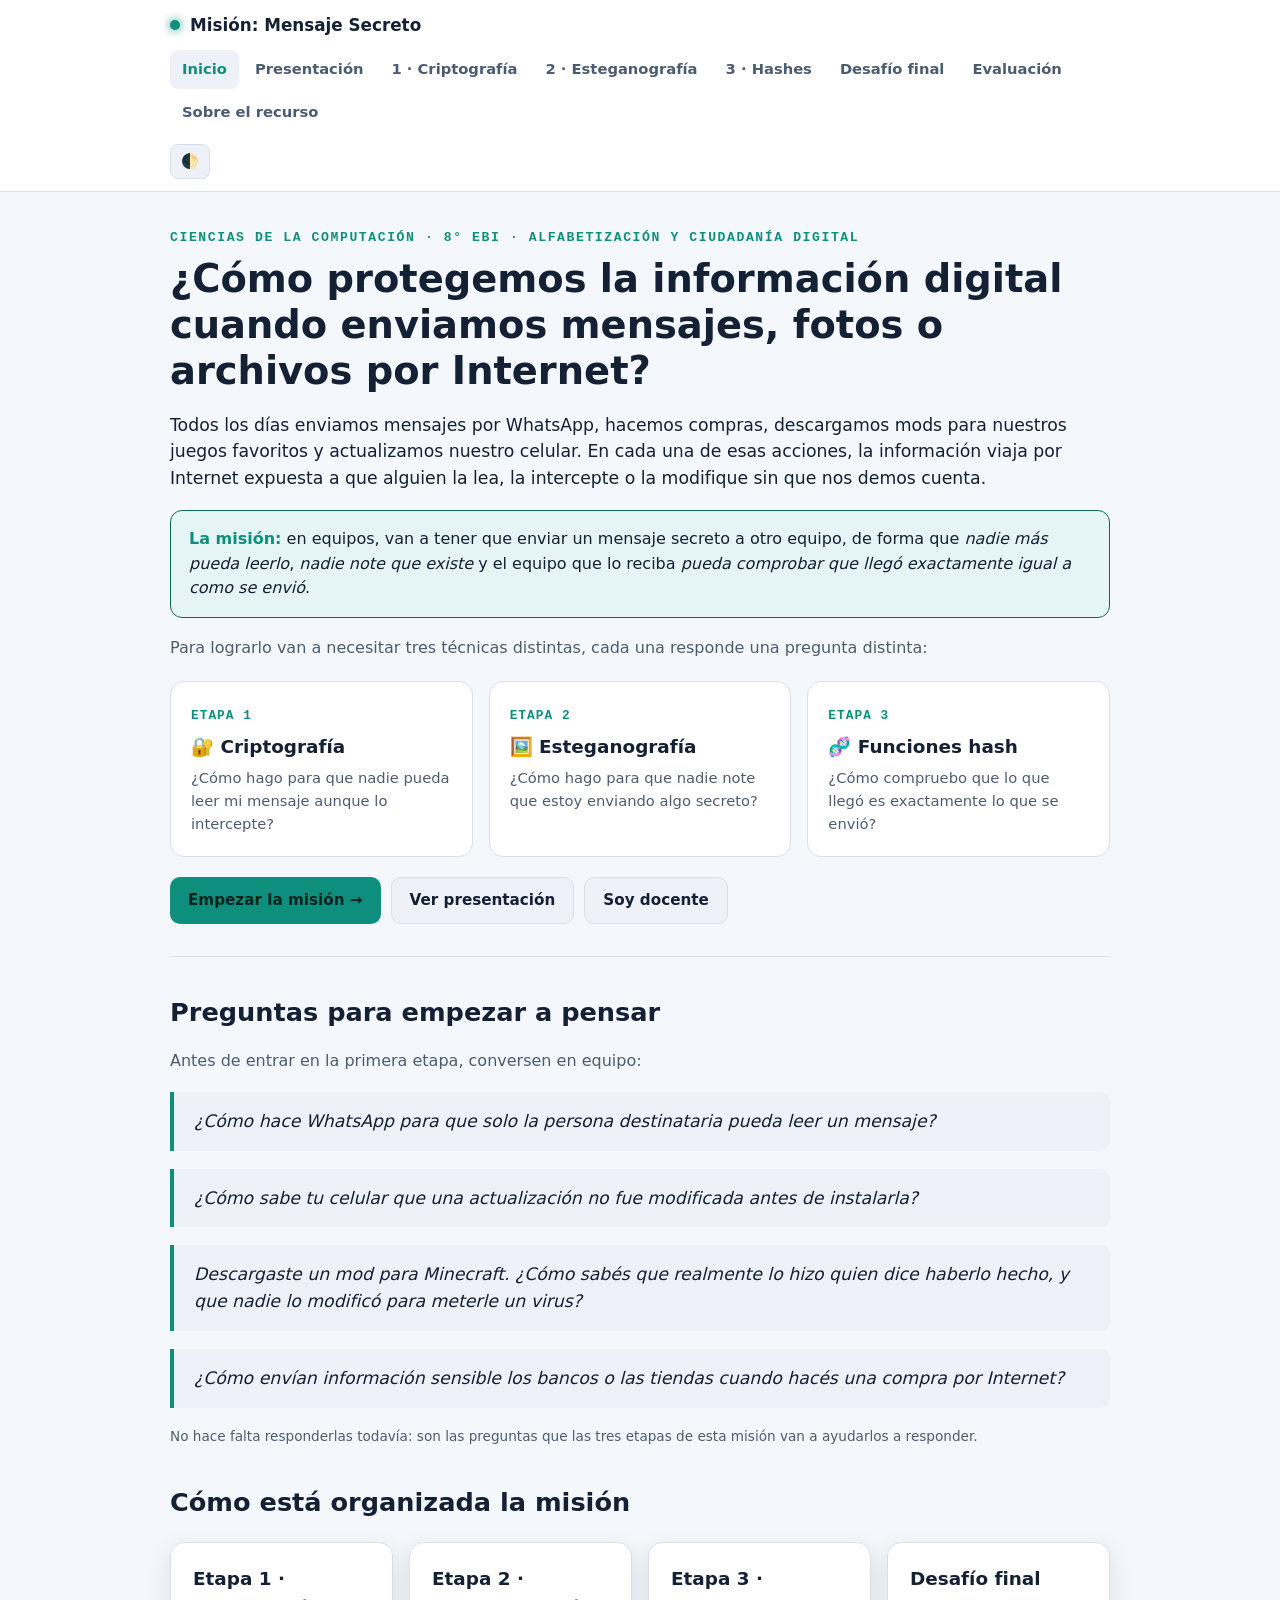
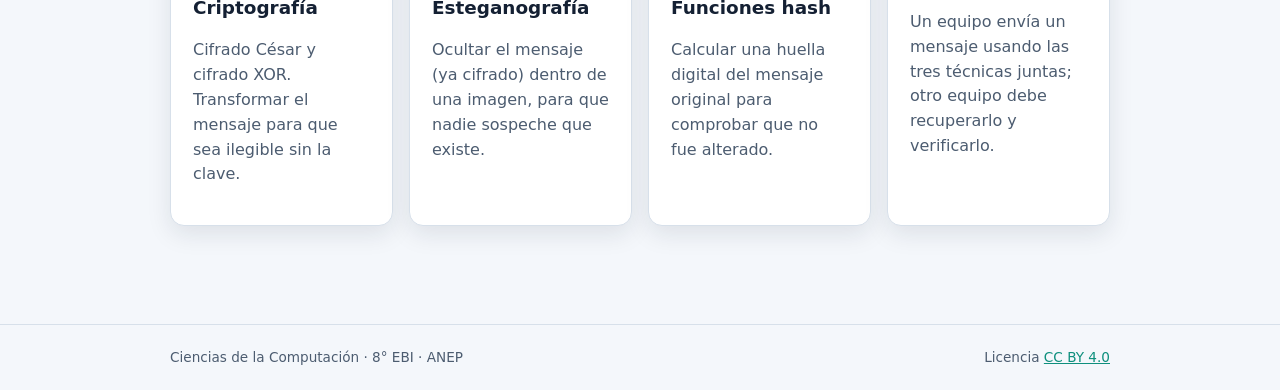
<file: index.html>
<!DOCTYPE html>
<html lang="es">
<head>
<meta charset="UTF-8">
<meta name="viewport" content="width=device-width, initial-scale=1.0">
<title>Misión: Mensaje Secreto — 8° EBI</title>
<meta name="description" content="Recurso educativo de Ciencias de la Computación (8° EBI): criptografía, esteganografía y funciones hash a través de una misión de protección de la información digital.">
<link rel="stylesheet" href="assets/style.css">
</head>
<body>

<header class="site">
  <div class="nav-row">
    <a class="brand" href="index.html"><span class="dot"></span>Misión: Mensaje Secreto</a>
    <nav class="links">
      <a href="index.html" class="active">Inicio</a>
      <a href="presentacion.html">Presentación</a>
      <a href="actividades/criptografia.html">1 · Criptografía</a>
      <a href="actividades/esteganografia.html">2 · Esteganografía</a>
      <a href="actividades/hashes.html">3 · Hashes</a>
      <a href="actividades/desafio-final.html">Desafío final</a>
      <a href="evaluacion.html">Evaluación</a>
      <a href="recursos-docentes.html">Sobre el recurso</a>
    </nav>
    <button class="theme-toggle" onclick="toggleTheme()" title="Cambiar tema" aria-label="Cambiar tema claro/oscuro">🌓</button>
  </div>
</header>

<main>
  <div class="container">
    <p class="eyebrow">Ciencias de la Computación · 8° EBI · Alfabetización y Ciudadanía Digital</p>
    <h1>¿Cómo protegemos la información digital cuando enviamos mensajes, fotos o archivos por Internet?</h1>
    <p class="lead">
      Todos los días enviamos mensajes por WhatsApp, hacemos compras, descargamos mods para nuestros
      juegos favoritos y actualizamos nuestro celular. En cada una de esas acciones, la información
      viaja por Internet expuesta a que alguien la lea, la intercepte o la modifique sin que nos demos cuenta.
    </p>

    <div class="callout">
      <strong>La misión:</strong> en equipos, van a tener que enviar un mensaje secreto a otro equipo,
      de forma que <em>nadie más pueda leerlo</em>, <em>nadie note que existe</em> y el equipo que lo reciba
      <em>pueda comprobar que llegó exactamente igual a como se envió</em>.
    </div>

    <p>Para lograrlo van a necesitar tres técnicas distintas, cada una responde una pregunta distinta:</p>

    <div class="grid">
      <a class="stage-card" href="actividades/criptografia.html">
        <span class="stage-num">ETAPA 1</span>
        <h3>🔐 Criptografía</h3>
        <p>¿Cómo hago para que nadie pueda leer mi mensaje aunque lo intercepte?</p>
      </a>
      <a class="stage-card" href="actividades/esteganografia.html">
        <span class="stage-num">ETAPA 2</span>
        <h3>🖼️ Esteganografía</h3>
        <p>¿Cómo hago para que nadie note que estoy enviando algo secreto?</p>
      </a>
      <a class="stage-card" href="actividades/hashes.html">
        <span class="stage-num">ETAPA 3</span>
        <h3>🧬 Funciones hash</h3>
        <p>¿Cómo compruebo que lo que llegó es exactamente lo que se envió?</p>
      </a>
    </div>

    <div class="btn-row">
      <a class="btn" href="actividades/criptografia.html">Empezar la misión →</a>
      <a class="btn secondary" href="presentacion.html">Ver presentación</a>
      <a class="btn secondary" href="recursos-docentes.html">Soy docente</a>
    </div>

    <hr class="sep">

    <h2>Preguntas para empezar a pensar</h2>
    <p>Antes de entrar en la primera etapa, conversen en equipo:</p>
    <blockquote class="question">¿Cómo hace WhatsApp para que solo la persona destinataria pueda leer un mensaje?</blockquote>
    <blockquote class="question">¿Cómo sabe tu celular que una actualización no fue modificada antes de instalarla?</blockquote>
    <blockquote class="question">Descargaste un mod para Minecraft. ¿Cómo sabés que realmente lo hizo quien dice haberlo hecho, y que nadie lo modificó para meterle un virus?</blockquote>
    <blockquote class="question">¿Cómo envían información sensible los bancos o las tiendas cuando hacés una compra por Internet?</blockquote>

    <p class="small">
      No hace falta responderlas todavía: son las preguntas que las tres etapas de esta misión
      van a ayudarlos a responder.
    </p>

    <h2>Cómo está organizada la misión</h2>
    <div class="grid">
      <div class="card">
        <h3>Etapa 1 · Criptografía</h3>
        <p>Cifrado César y cifrado XOR. Transformar el mensaje para que sea ilegible sin la clave.</p>
      </div>
      <div class="card">
        <h3>Etapa 2 · Esteganografía</h3>
        <p>Ocultar el mensaje (ya cifrado) dentro de una imagen, para que nadie sospeche que existe.</p>
      </div>
      <div class="card">
        <h3>Etapa 3 · Funciones hash</h3>
        <p>Calcular una huella digital del mensaje original para comprobar que no fue alterado.</p>
      </div>
      <div class="card">
        <h3>Desafío final</h3>
        <p>Un equipo envía un mensaje usando las tres técnicas juntas; otro equipo debe recuperarlo y verificarlo.</p>
      </div>
    </div>
  </div>
</main>

<footer class="site">
  <div class="container">
    <span>Ciencias de la Computación · 8° EBI · ANEP</span>
    <span>Licencia <a href="licencia.html">CC BY 4.0</a></span>
  </div>
</footer>

<script>
(function(){
  const stored = localStorage.getItem('theme');
  if (stored) document.documentElement.setAttribute('data-theme', stored);
})();
function toggleTheme(){
  const root = document.documentElement;
  const current = root.getAttribute('data-theme') || (window.matchMedia('(prefers-color-scheme: light)').matches ? 'light' : 'dark');
  const next = current === 'dark' ? 'light' : 'dark';
  root.setAttribute('data-theme', next);
  localStorage.setItem('theme', next);
}
</script>
</body>
</html>
</file>
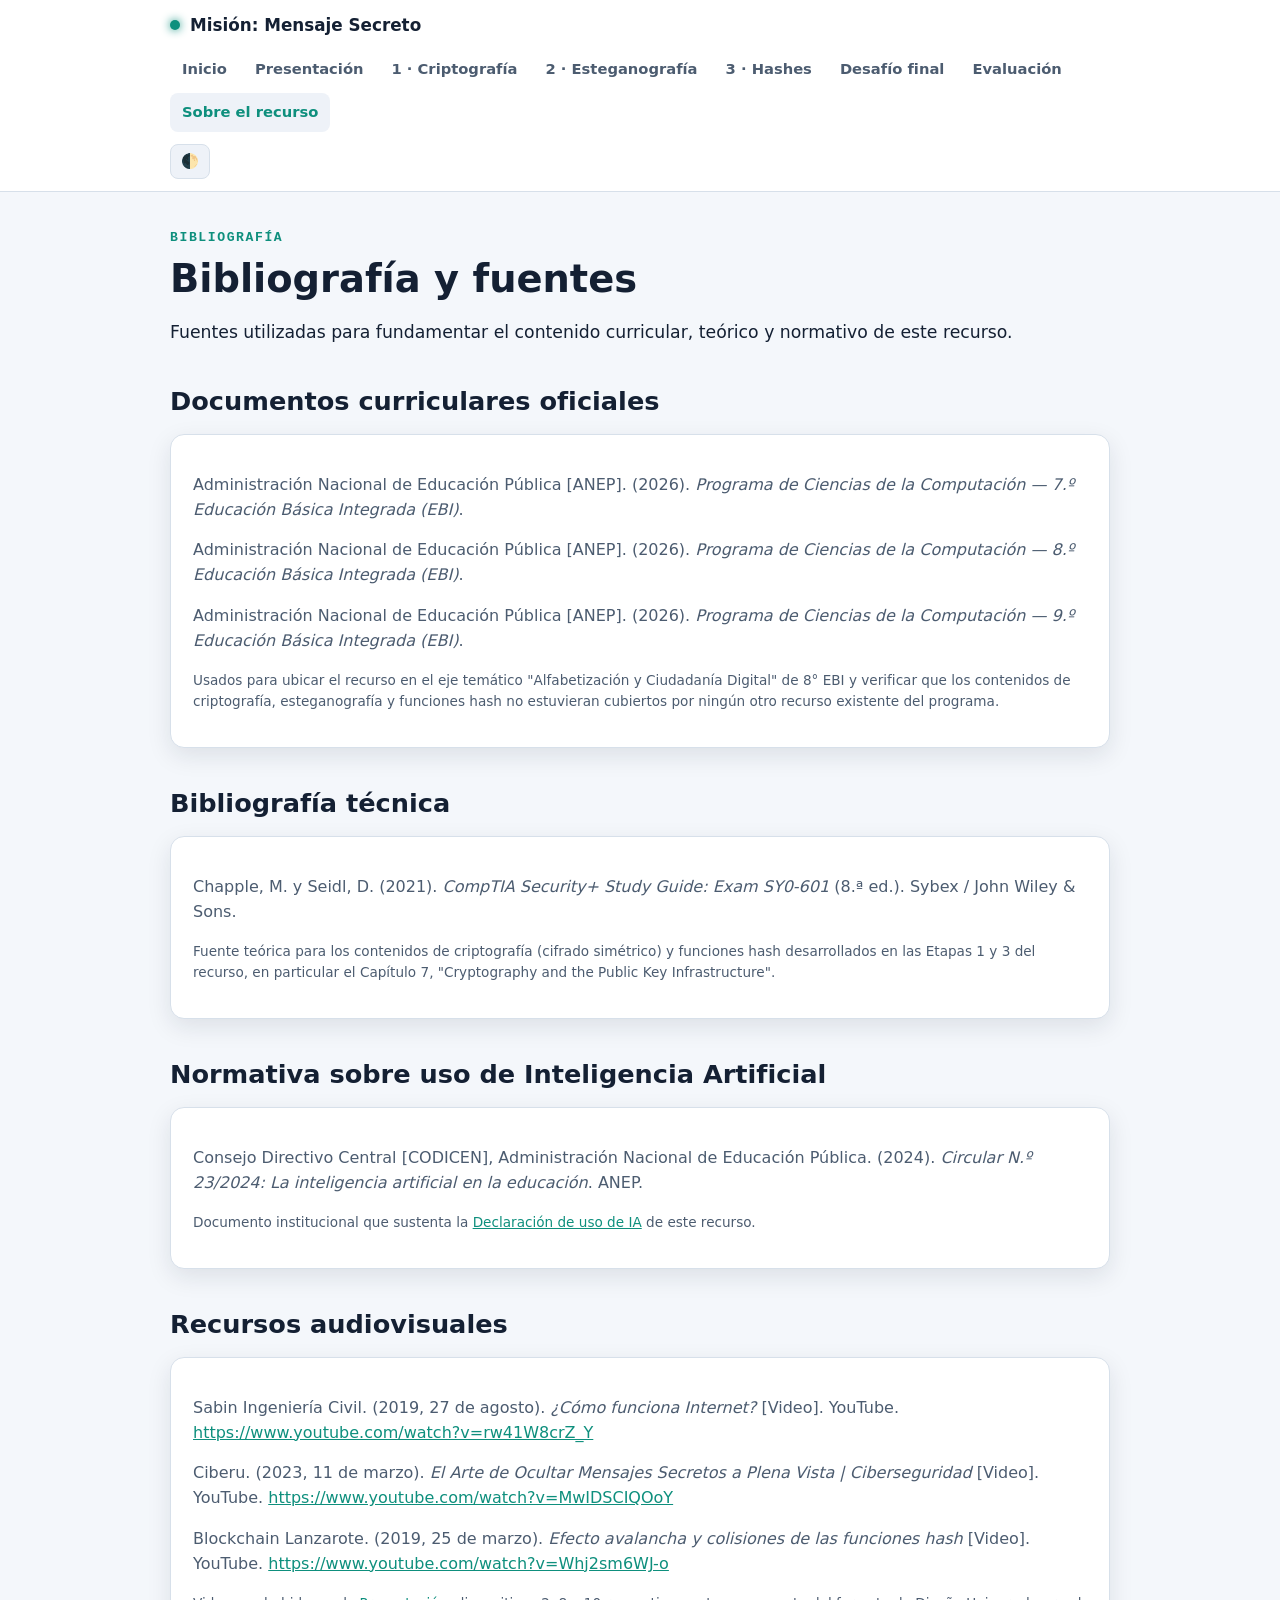
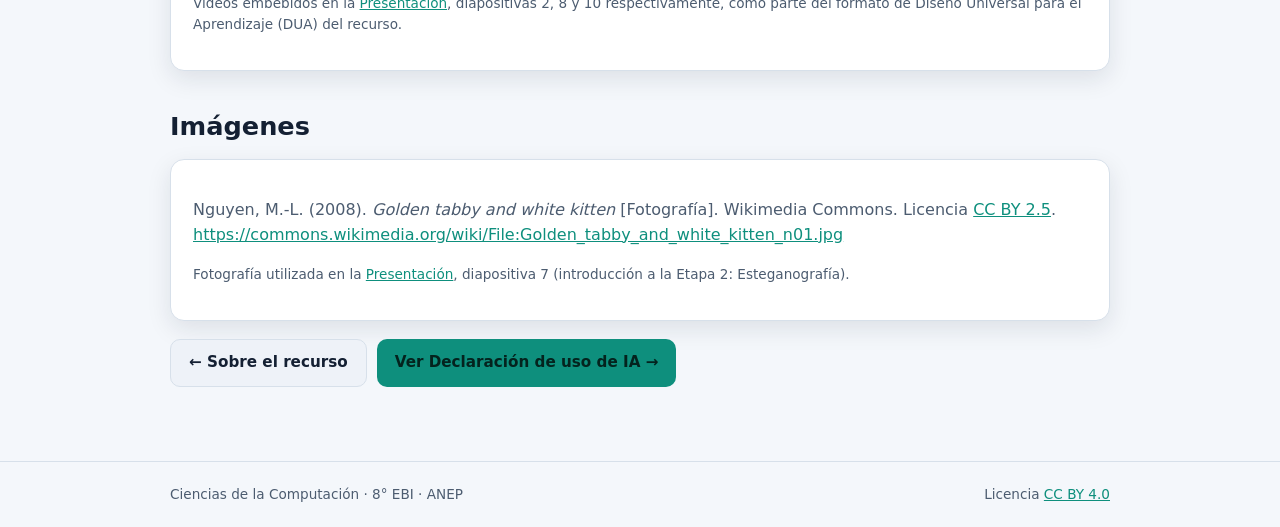
<file: bibliografia.html>
<!DOCTYPE html>
<html lang="es">
<head>
<meta charset="UTF-8">
<meta name="viewport" content="width=device-width, initial-scale=1.0">
<title>Bibliografía — Misión: Mensaje Secreto</title>
<link rel="stylesheet" href="assets/style.css">
</head>
<body>

<header class="site">
  <div class="nav-row">
    <a class="brand" href="index.html"><span class="dot"></span>Misión: Mensaje Secreto</a>
    <nav class="links">
      <a href="index.html">Inicio</a>
      <a href="presentacion.html">Presentación</a>
      <a href="actividades/criptografia.html">1 · Criptografía</a>
      <a href="actividades/esteganografia.html">2 · Esteganografía</a>
      <a href="actividades/hashes.html">3 · Hashes</a>
      <a href="actividades/desafio-final.html">Desafío final</a>
      <a href="evaluacion.html">Evaluación</a>
      <a href="recursos-docentes.html" class="active">Sobre el recurso</a>
    </nav>
    <button class="theme-toggle" onclick="toggleTheme()" aria-label="Cambiar tema">🌓</button>
  </div>
</header>

<main>
  <div class="container">
    <p class="eyebrow">Bibliografía</p>
    <h1>Bibliografía y fuentes</h1>
    <p class="lead">
      Fuentes utilizadas para fundamentar el contenido curricular, teórico y normativo de este recurso.
    </p>

    <h2>Documentos curriculares oficiales</h2>
    <div class="card">
      <p>
        Administración Nacional de Educación Pública [ANEP]. (2026). <em>Programa de Ciencias de la
        Computación — 7.º Educación Básica Integrada (EBI)</em>.
      </p>
      <p>
        Administración Nacional de Educación Pública [ANEP]. (2026). <em>Programa de Ciencias de la
        Computación — 8.º Educación Básica Integrada (EBI)</em>.
      </p>
      <p>
        Administración Nacional de Educación Pública [ANEP]. (2026). <em>Programa de Ciencias de la
        Computación — 9.º Educación Básica Integrada (EBI)</em>.
      </p>
      <p class="hint">
        Usados para ubicar el recurso en el eje temático "Alfabetización y Ciudadanía Digital" de 8° EBI
        y verificar que los contenidos de criptografía, esteganografía y funciones hash no estuvieran
        cubiertos por ningún otro recurso existente del programa.
      </p>
    </div>

    <h2>Bibliografía técnica</h2>
    <div class="card">
      <p>
        Chapple, M. y Seidl, D. (2021). <em>CompTIA Security+ Study Guide: Exam SY0-601</em> (8.ª ed.).
        Sybex / John Wiley &amp; Sons.
      </p>
      <p class="hint">
        Fuente teórica para los contenidos de criptografía (cifrado simétrico) y funciones hash
        desarrollados en las Etapas 1 y 3 del recurso, en particular el Capítulo 7,
        "Cryptography and the Public Key Infrastructure".
      </p>
    </div>

    <h2>Normativa sobre uso de Inteligencia Artificial</h2>
    <div class="card">
      <p>
        Consejo Directivo Central [CODICEN], Administración Nacional de Educación Pública. (2024).
        <em>Circular N.º 23/2024: La inteligencia artificial en la educación</em>. ANEP.
      </p>
      <p class="hint">
        Documento institucional que sustenta la <a href="declaracion-ia.html">Declaración de uso de IA</a>
        de este recurso.
      </p>
    </div>

    <h2>Recursos audiovisuales</h2>
    <div class="card">
      <p>
        Sabin Ingeniería Civil. (2019, 27 de agosto). <em>¿Cómo funciona Internet?</em> [Video]. YouTube.
        <a href="https://www.youtube.com/watch?v=rw41W8crZ_Y" target="_blank" rel="noopener">
        https://www.youtube.com/watch?v=rw41W8crZ_Y</a>
      </p>
      <p>
        Ciberu. (2023, 11 de marzo). <em>El Arte de Ocultar Mensajes Secretos a Plena Vista |
        Ciberseguridad</em> [Video]. YouTube.
        <a href="https://www.youtube.com/watch?v=MwIDSCIQOoY" target="_blank" rel="noopener">
        https://www.youtube.com/watch?v=MwIDSCIQOoY</a>
      </p>
      <p>
        Blockchain Lanzarote. (2019, 25 de marzo). <em>Efecto avalancha y colisiones de las funciones
        hash</em> [Video]. YouTube.
        <a href="https://www.youtube.com/watch?v=Whj2sm6WJ-o" target="_blank" rel="noopener">
        https://www.youtube.com/watch?v=Whj2sm6WJ-o</a>
      </p>
      <p class="hint">
        Videos embebidos en la <a href="presentacion.html">Presentación</a>, diapositivas 2, 8 y 10
        respectivamente, como parte del formato de Diseño Universal para el Aprendizaje (DUA) del recurso.
      </p>
    </div>

    <h2>Imágenes</h2>
    <div class="card">
      <p>
        Nguyen, M.-L. (2008). <em>Golden tabby and white kitten</em> [Fotografía]. Wikimedia Commons.
        Licencia
        <a href="https://creativecommons.org/licenses/by/2.5/" target="_blank" rel="noopener">CC BY 2.5</a>.
        <a href="https://commons.wikimedia.org/wiki/File:Golden_tabby_and_white_kitten_n01.jpg" target="_blank" rel="noopener">
        https://commons.wikimedia.org/wiki/File:Golden_tabby_and_white_kitten_n01.jpg</a>
      </p>
      <p class="hint">
        Fotografía utilizada en la <a href="presentacion.html">Presentación</a>, diapositiva 7
        (introducción a la Etapa 2: Esteganografía).
      </p>
    </div>

    <div class="btn-row">
      <a class="btn secondary" href="recursos-docentes.html">← Sobre el recurso</a>
      <a class="btn" href="declaracion-ia.html">Ver Declaración de uso de IA →</a>
    </div>
  </div>
</main>

<footer class="site">
  <div class="container">
    <span>Ciencias de la Computación · 8° EBI · ANEP</span>
    <span>Licencia <a href="licencia.html">CC BY 4.0</a></span>
  </div>
</footer>

<script>
(function(){
  const stored = localStorage.getItem('theme');
  if (stored) document.documentElement.setAttribute('data-theme', stored);
})();
function toggleTheme(){
  const root = document.documentElement;
  const current = root.getAttribute('data-theme') || (window.matchMedia('(prefers-color-scheme: light)').matches ? 'light' : 'dark');
  const next = current === 'dark' ? 'light' : 'dark';
  root.setAttribute('data-theme', next);
  localStorage.setItem('theme', next);
}
</script>
</body>
</html>
</file>
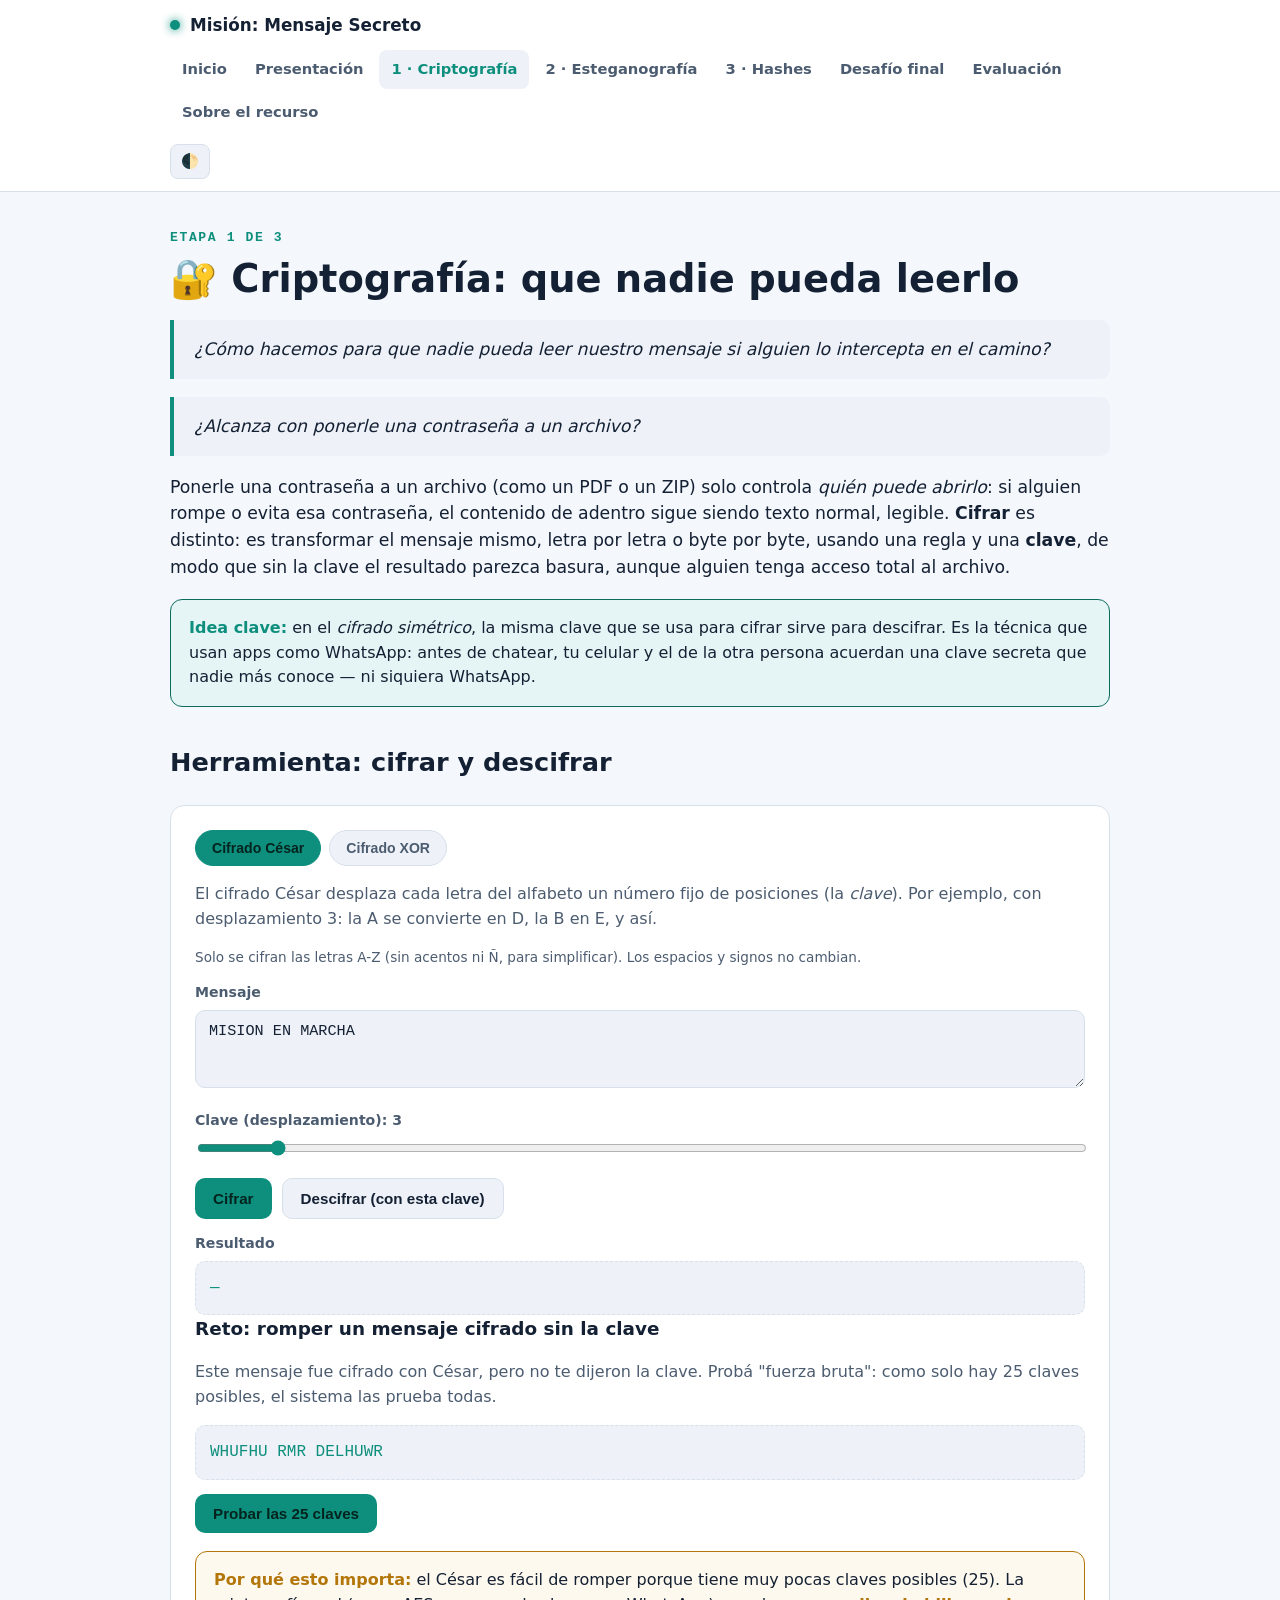
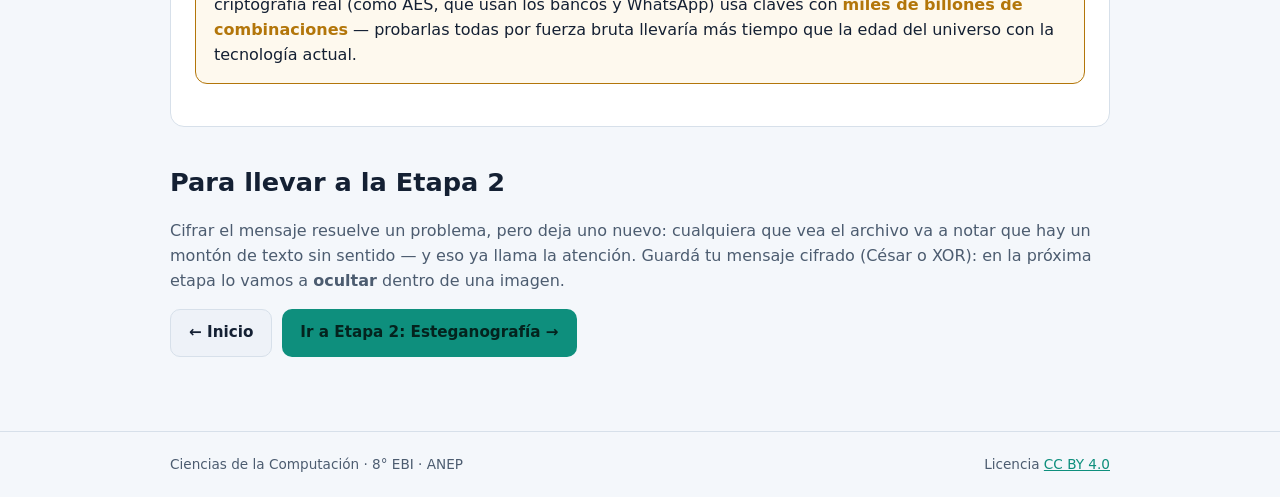
<file: criptografia.html>
<!DOCTYPE html>
<html lang="es">
<head>
<meta charset="UTF-8">
<meta name="viewport" content="width=device-width, initial-scale=1.0">
<title>Etapa 1 · Criptografía — Misión: Mensaje Secreto</title>
<link rel="stylesheet" href="../assets/style.css">
</head>
<body>

<header class="site">
  <div class="nav-row">
    <a class="brand" href="../index.html"><span class="dot"></span>Misión: Mensaje Secreto</a>
    <nav class="links">
      <a href="../index.html">Inicio</a>
      <a href="../presentacion.html">Presentación</a>
      <a href="criptografia.html" class="active">1 · Criptografía</a>
      <a href="esteganografia.html">2 · Esteganografía</a>
      <a href="hashes.html">3 · Hashes</a>
      <a href="desafio-final.html">Desafío final</a>
      <a href="../evaluacion.html">Evaluación</a>
      <a href="../recursos-docentes.html">Sobre el recurso</a>
    </nav>
    <button class="theme-toggle" onclick="toggleTheme()" aria-label="Cambiar tema">🌓</button>
  </div>
</header>

<main>
  <div class="container">
    <p class="eyebrow">Etapa 1 de 3</p>
    <h1>🔐 Criptografía: que nadie pueda leerlo</h1>

    <blockquote class="question">
      ¿Cómo hacemos para que nadie pueda leer nuestro mensaje si alguien lo intercepta en el camino?
    </blockquote>
    <blockquote class="question">
      ¿Alcanza con ponerle una contraseña a un archivo?
    </blockquote>

    <p class="lead">
      Ponerle una contraseña a un archivo (como un PDF o un ZIP) solo controla <em>quién puede abrirlo</em>:
      si alguien rompe o evita esa contraseña, el contenido de adentro sigue siendo texto normal, legible.
      <strong>Cifrar</strong> es distinto: es transformar el mensaje mismo, letra por letra o byte por byte,
      usando una regla y una <strong>clave</strong>, de modo que sin la clave el resultado parezca basura,
      aunque alguien tenga acceso total al archivo.
    </p>

    <div class="callout">
      <strong>Idea clave:</strong> en el <em>cifrado simétrico</em>, la misma clave que se usa para cifrar
      sirve para descifrar. Es la técnica que usan apps como WhatsApp: antes de chatear, tu celular y el de
      la otra persona acuerdan una clave secreta que nadie más conoce — ni siquiera WhatsApp.
    </div>

    <h2>Herramienta: cifrar y descifrar</h2>
    <div class="tool">
      <div class="tabs">
        <button class="tab-btn active" data-tab="cesar">Cifrado César</button>
        <button class="tab-btn" data-tab="xor">Cifrado XOR</button>
      </div>

      <div class="tab-panel active" id="tab-cesar">
        <p>El cifrado César desplaza cada letra del alfabeto un número fijo de posiciones (la <em>clave</em>).
        Por ejemplo, con desplazamiento 3: la A se convierte en D, la B en E, y así.</p>
        <p class="hint">Solo se cifran las letras A-Z (sin acentos ni Ñ, para simplificar). Los espacios y signos no cambian.</p>

        <label for="cesar-texto">Mensaje</label>
        <textarea id="cesar-texto" rows="3" placeholder="Escribí tu mensaje aquí...">MISION EN MARCHA</textarea>

        <label for="cesar-shift">Clave (desplazamiento): <span id="cesar-shift-val">3</span></label>
        <input type="range" id="cesar-shift" min="1" max="25" value="3">

        <div class="btn-row">
          <button class="btn" onclick="cesarCifrar()">Cifrar</button>
          <button class="btn secondary" onclick="cesarDescifrar()">Descifrar (con esta clave)</button>
        </div>

        <label>Resultado</label>
        <div class="output-box" id="cesar-resultado">—</div>

        <h3>Reto: romper un mensaje cifrado sin la clave</h3>
        <p>Este mensaje fue cifrado con César, pero no te dijeron la clave. Probá "fuerza bruta": como
        solo hay 25 claves posibles, el sistema las prueba todas.</p>
        <div class="output-box" id="cesar-reto">WHUFHU RMR DELHUWR</div>
        <div class="btn-row">
          <button class="btn" onclick="fuerzaBruta()">Probar las 25 claves</button>
        </div>
        <div class="output-box" id="cesar-bruta" style="display:none;"></div>
        <div class="callout warn">
          <strong>Por qué esto importa:</strong> el César es fácil de romper porque tiene muy pocas claves
          posibles (25). La criptografía real (como AES, que usan los bancos y WhatsApp) usa claves con
          <strong>miles de billones de combinaciones</strong> — probarlas todas por fuerza bruta llevaría
          más tiempo que la edad del universo con la tecnología actual.
        </div>
      </div>

      <div class="tab-panel" id="tab-xor">
        <p>El cifrado XOR combina cada carácter del mensaje con una clave, usando la operación lógica
        "o exclusivo" (XOR) bit a bit. Lo interesante de XOR: aplicarlo dos veces con la misma clave
        devuelve el mensaje original — es la misma operación para cifrar y para descifrar.</p>

        <label for="xor-texto">Mensaje (texto plano)</label>
        <textarea id="xor-texto" rows="2" placeholder="Escribí tu mensaje...">Nos vemos a las 15</textarea>

        <label for="xor-clave">Clave</label>
        <input type="text" id="xor-clave" value="equipo1">

        <div class="btn-row">
          <button class="btn" onclick="xorCifrar()">Cifrar → hexadecimal</button>
        </div>
        <label>Mensaje cifrado (en hexadecimal)</label>
        <div class="output-box" id="xor-cifrado">—</div>

        <hr class="sep">

        <label for="xor-hex-in">Pegá acá un mensaje cifrado en hexadecimal</label>
        <textarea id="xor-hex-in" rows="2" placeholder="ej: 1a 2b 3c ..."></textarea>
        <label for="xor-clave-in">Clave para descifrar</label>
        <input type="text" id="xor-clave-in" value="equipo1">
        <div class="btn-row">
          <button class="btn" onclick="xorDescifrar()">Descifrar → texto</button>
        </div>
        <label>Texto obtenido</label>
        <div class="output-box" id="xor-texto-out">—</div>

        <div class="callout">
          <strong>Para probar:</strong> cifrá un mensaje arriba, copiá el resultado hexadecimal, pegalo en
          el campo de abajo con la misma clave, y descifralo. Después probá con una clave distinta:
          vas a obtener texto sin sentido.
        </div>
      </div>
    </div>

    <h2>Para llevar a la Etapa 2</h2>
    <p>
      Cifrar el mensaje resuelve un problema, pero deja uno nuevo: cualquiera que vea el archivo va a
      notar que hay un montón de texto sin sentido — y eso ya llama la atención. Guardá tu mensaje
      cifrado (César o XOR): en la próxima etapa lo vamos a <strong>ocultar</strong> dentro de una imagen.
    </p>

    <div class="btn-row">
      <a class="btn secondary" href="../index.html">← Inicio</a>
      <a class="btn" href="esteganografia.html">Ir a Etapa 2: Esteganografía →</a>
    </div>
  </div>
</main>

<footer class="site">
  <div class="container">
    <span>Ciencias de la Computación · 8° EBI · ANEP</span>
    <span>Licencia <a href="../licencia.html">CC BY 4.0</a></span>
  </div>
</footer>

<script>
(function(){
  const stored = localStorage.getItem('theme');
  if (stored) document.documentElement.setAttribute('data-theme', stored);
})();
function toggleTheme(){
  const root = document.documentElement;
  const current = root.getAttribute('data-theme') || (window.matchMedia('(prefers-color-scheme: light)').matches ? 'light' : 'dark');
  const next = current === 'dark' ? 'light' : 'dark';
  root.setAttribute('data-theme', next);
  localStorage.setItem('theme', next);
}

document.querySelectorAll('.tab-btn').forEach(btn => {
  btn.addEventListener('click', () => {
    document.querySelectorAll('.tab-btn').forEach(b => b.classList.remove('active'));
    document.querySelectorAll('.tab-panel').forEach(p => p.classList.remove('active'));
    btn.classList.add('active');
    document.getElementById('tab-' + btn.dataset.tab).classList.add('active');
  });
});

const shiftSlider = document.getElementById('cesar-shift');
shiftSlider.addEventListener('input', () => {
  document.getElementById('cesar-shift-val').textContent = shiftSlider.value;
});

function caesarShift(str, shift) {
  shift = ((shift % 26) + 26) % 26;
  return str.toUpperCase().split('').map(ch => {
    const code = ch.charCodeAt(0);
    if (code >= 65 && code <= 90) {
      return String.fromCharCode(((code - 65 + shift) % 26) + 65);
    }
    return ch;
  }).join('');
}

function cesarCifrar(){
  const texto = document.getElementById('cesar-texto').value;
  const shift = parseInt(shiftSlider.value, 10);
  document.getElementById('cesar-resultado').textContent = caesarShift(texto, shift);
}
function cesarDescifrar(){
  const texto = document.getElementById('cesar-texto').value;
  const shift = parseInt(shiftSlider.value, 10);
  document.getElementById('cesar-resultado').textContent = caesarShift(texto, 26 - shift);
}
function fuerzaBruta(){
  const cifrado = document.getElementById('cesar-reto').textContent;
  const box = document.getElementById('cesar-bruta');
  let lines = [];
  for (let k = 0; k <= 25; k++) {
    lines.push('clave ' + k + ':  ' + caesarShift(cifrado, 26 - k));
  }
  box.style.display = 'block';
  box.textContent = lines.join('\n');
}

function xorHex(text, key) {
  const enc = new TextEncoder();
  const tBytes = enc.encode(text);
  const kBytes = enc.encode(key);
  if (kBytes.length === 0) return '';
  const out = [];
  for (let i = 0; i < tBytes.length; i++) {
    out.push((tBytes[i] ^ kBytes[i % kBytes.length]).toString(16).padStart(2, '0'));
  }
  return out.join(' ');
}
function xorFromHex(hex, key) {
  const bytes = hex.trim().split(/\s+/).filter(Boolean).map(h => parseInt(h, 16));
  const kBytes = new TextEncoder().encode(key);
  if (kBytes.length === 0 || bytes.some(isNaN)) return '(clave vacía o formato inválido)';
  const out = new Uint8Array(bytes.length);
  for (let i = 0; i < bytes.length; i++) out[i] = bytes[i] ^ kBytes[i % kBytes.length];
  try { return new TextDecoder('utf-8', {fatal:false}).decode(out); }
  catch(e){ return '(no se pudo decodificar — ¿clave correcta?)'; }
}
function xorCifrar(){
  const texto = document.getElementById('xor-texto').value;
  const clave = document.getElementById('xor-clave').value;
  document.getElementById('xor-cifrado').textContent = clave ? xorHex(texto, clave) : '(escribí una clave)';
}
function xorDescifrar(){
  const hex = document.getElementById('xor-hex-in').value;
  const clave = document.getElementById('xor-clave-in').value;
  document.getElementById('xor-texto-out').textContent = clave ? xorFromHex(hex, clave) : '(escribí una clave)';
}
</script>
</body>
</html>
</file>
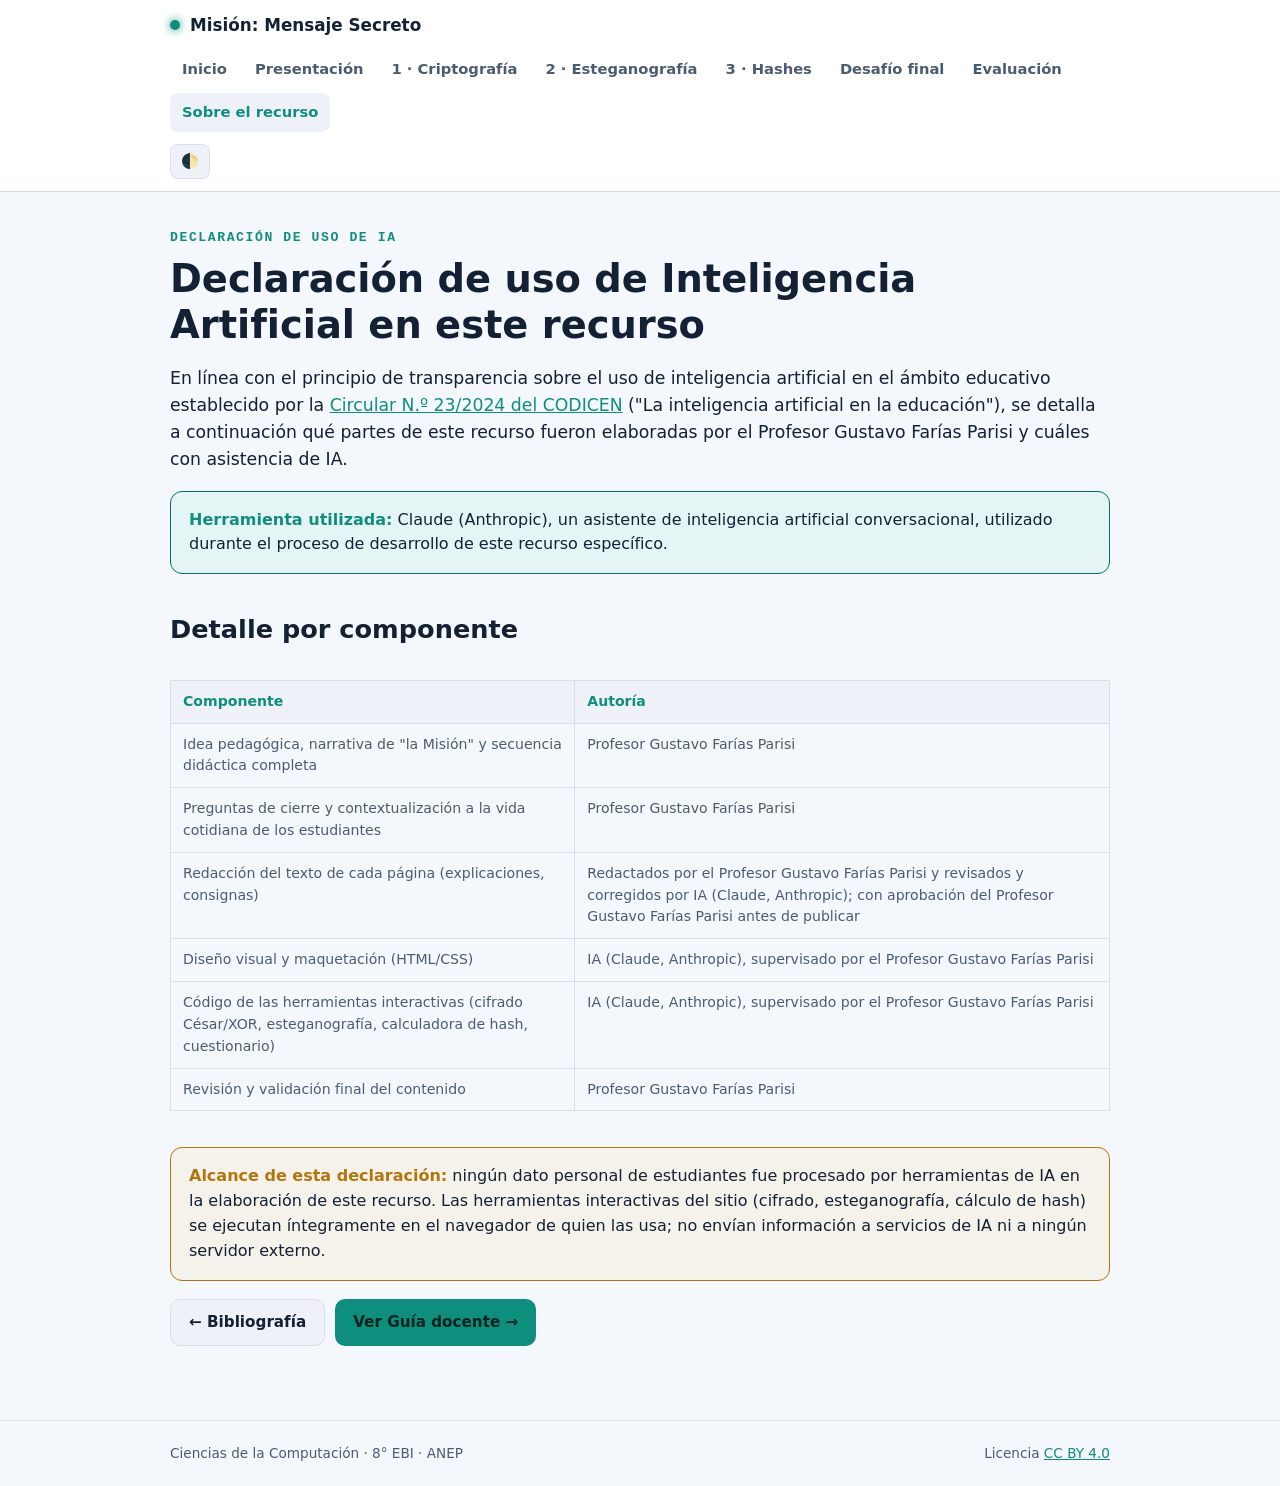
<file: declaracion-ia.html>
<!DOCTYPE html>
<html lang="es">
<head>
<meta charset="UTF-8">
<meta name="viewport" content="width=device-width, initial-scale=1.0">
<title>Declaración de uso de IA — Misión: Mensaje Secreto</title>
<link rel="stylesheet" href="assets/style.css">
</head>
<body>

<header class="site">
  <div class="nav-row">
    <a class="brand" href="index.html"><span class="dot"></span>Misión: Mensaje Secreto</a>
    <nav class="links">
      <a href="index.html">Inicio</a>
      <a href="presentacion.html">Presentación</a>
      <a href="actividades/criptografia.html">1 · Criptografía</a>
      <a href="actividades/esteganografia.html">2 · Esteganografía</a>
      <a href="actividades/hashes.html">3 · Hashes</a>
      <a href="actividades/desafio-final.html">Desafío final</a>
      <a href="evaluacion.html">Evaluación</a>
      <a href="recursos-docentes.html" class="active">Sobre el recurso</a>
    </nav>
    <button class="theme-toggle" onclick="toggleTheme()" aria-label="Cambiar tema">🌓</button>
  </div>
</header>

<main>
  <div class="container">
    <p class="eyebrow">Declaración de uso de IA</p>
    <h1>Declaración de uso de Inteligencia Artificial en este recurso</h1>

    <p class="lead">
      En línea con el principio de transparencia sobre el uso de inteligencia artificial en el ámbito
      educativo establecido por la <a href="bibliografia.html">Circular N.º 23/2024 del CODICEN</a>
      ("La inteligencia artificial en la educación"), se detalla a continuación qué partes de este
      recurso fueron elaboradas por el Profesor Gustavo Farías Parisi y cuáles con asistencia de IA.
    </p>

    <div class="callout">
      <strong>Herramienta utilizada:</strong> Claude (Anthropic), un asistente de inteligencia artificial
      conversacional, utilizado durante el proceso de desarrollo de este recurso específico.
    </div>

    <h2>Detalle por componente</h2>
    <div style="overflow-x:auto;">
    <table class="rubric">
      <thead>
        <tr>
          <th>Componente</th>
          <th>Autoría</th>
        </tr>
      </thead>
      <tbody>
        <tr>
          <td>Idea pedagógica, narrativa de "la Misión" y secuencia didáctica completa</td>
          <td>Profesor Gustavo Farías Parisi</td>
        </tr>
        <tr>
          <td>Preguntas de cierre y contextualización a la vida cotidiana de los estudiantes</td>
          <td>Profesor Gustavo Farías Parisi</td>
        </tr>
        <tr>
          <td>Redacción del texto de cada página (explicaciones, consignas)</td>
          <td>Redactados por el Profesor Gustavo Farías Parisi y revisados y corregidos por IA (Claude,
          Anthropic); con aprobación del Profesor Gustavo Farías Parisi antes de publicar</td>
        </tr>
        <tr>
          <td>Diseño visual y maquetación (HTML/CSS)</td>
          <td>IA (Claude, Anthropic), supervisado por el Profesor Gustavo Farías Parisi</td>
        </tr>
        <tr>
          <td>Código de las herramientas interactivas (cifrado César/XOR, esteganografía, calculadora
          de hash, cuestionario)</td>
          <td>IA (Claude, Anthropic), supervisado por el Profesor Gustavo Farías Parisi</td>
        </tr>
        <tr>
          <td>Revisión y validación final del contenido</td>
          <td>Profesor Gustavo Farías Parisi</td>
        </tr>
      </tbody>
    </table>
    </div>

    <div class="callout warn">
      <strong>Alcance de esta declaración:</strong> ningún dato personal de estudiantes fue procesado
      por herramientas de IA en la elaboración de este recurso. Las herramientas interactivas del sitio
      (cifrado, esteganografía, cálculo de hash) se ejecutan íntegramente en el navegador de quien las usa;
      no envían información a servicios de IA ni a ningún servidor externo.
    </div>

    <div class="btn-row">
      <a class="btn secondary" href="bibliografia.html">← Bibliografía</a>
      <a class="btn" href="guia-docente.html">Ver Guía docente →</a>
    </div>
  </div>
</main>

<footer class="site">
  <div class="container">
    <span>Ciencias de la Computación · 8° EBI · ANEP</span>
    <span>Licencia <a href="licencia.html">CC BY 4.0</a></span>
  </div>
</footer>

<script>
(function(){
  const stored = localStorage.getItem('theme');
  if (stored) document.documentElement.setAttribute('data-theme', stored);
})();
function toggleTheme(){
  const root = document.documentElement;
  const current = root.getAttribute('data-theme') || (window.matchMedia('(prefers-color-scheme: light)').matches ? 'light' : 'dark');
  const next = current === 'dark' ? 'light' : 'dark';
  root.setAttribute('data-theme', next);
  localStorage.setItem('theme', next);
}
</script>
</body>
</html>
</file>
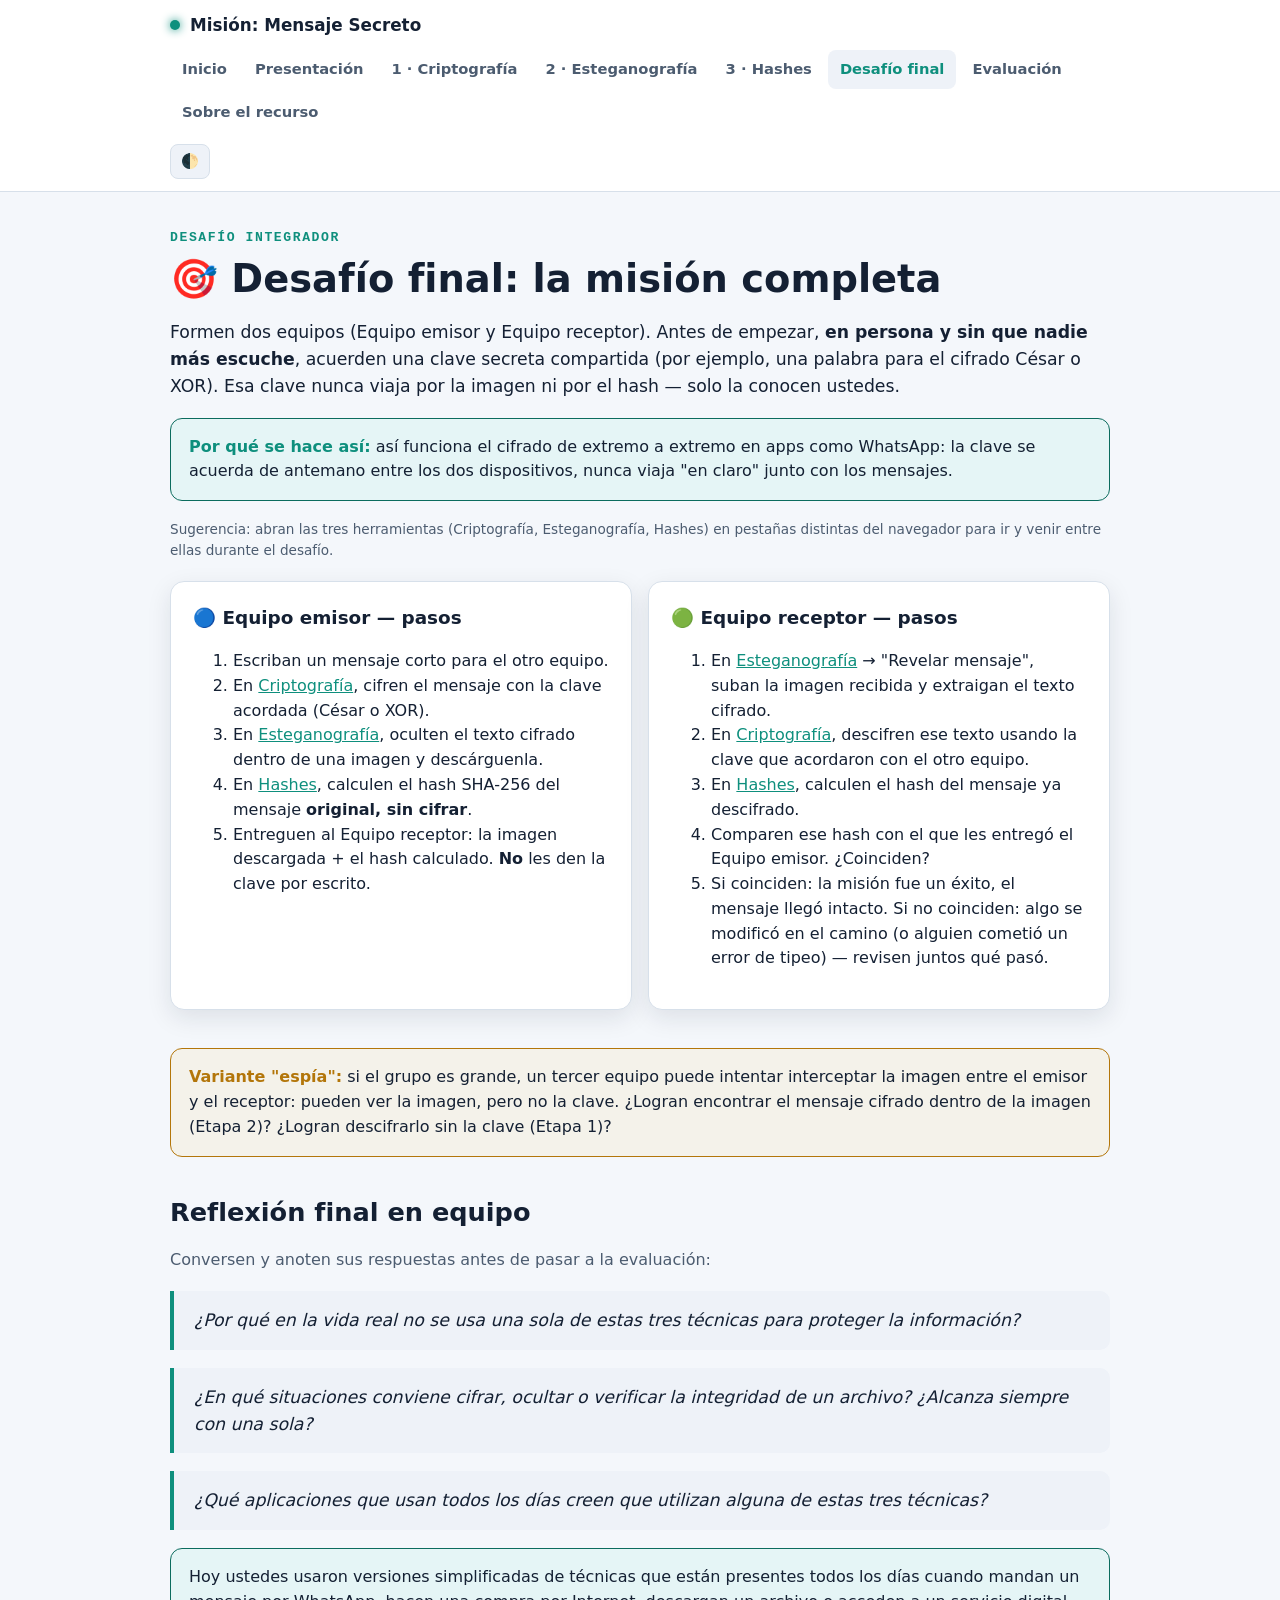
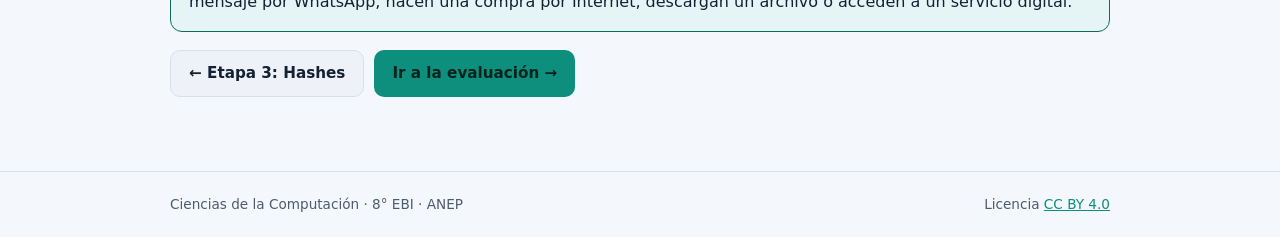
<file: desafio-final.html>
<!DOCTYPE html>
<html lang="es">
<head>
<meta charset="UTF-8">
<meta name="viewport" content="width=device-width, initial-scale=1.0">
<title>Desafío final — Misión: Mensaje Secreto</title>
<link rel="stylesheet" href="../assets/style.css">
</head>
<body>

<header class="site">
  <div class="nav-row">
    <a class="brand" href="../index.html"><span class="dot"></span>Misión: Mensaje Secreto</a>
    <nav class="links">
      <a href="../index.html">Inicio</a>
      <a href="../presentacion.html">Presentación</a>
      <a href="criptografia.html">1 · Criptografía</a>
      <a href="esteganografia.html">2 · Esteganografía</a>
      <a href="hashes.html">3 · Hashes</a>
      <a href="desafio-final.html" class="active">Desafío final</a>
      <a href="../evaluacion.html">Evaluación</a>
      <a href="../recursos-docentes.html">Sobre el recurso</a>
    </nav>
    <button class="theme-toggle" onclick="toggleTheme()" aria-label="Cambiar tema">🌓</button>
  </div>
</header>

<main>
  <div class="container">
    <p class="eyebrow">Desafío integrador</p>
    <h1>🎯 Desafío final: la misión completa</h1>

    <p class="lead">
      Formen dos equipos (Equipo emisor y Equipo receptor). Antes de empezar, <strong>en persona y sin que
      nadie más escuche</strong>, acuerden una clave secreta compartida (por ejemplo, una palabra para el
      cifrado César o XOR). Esa clave nunca viaja por la imagen ni por el hash — solo la conocen ustedes.
    </p>

    <div class="callout">
      <strong>Por qué se hace así:</strong> así funciona el cifrado de extremo a extremo en apps como
      WhatsApp: la clave se acuerda de antemano entre los dos dispositivos, nunca viaja "en claro" junto
      con los mensajes.
    </div>

    <p class="hint">Sugerencia: abran las tres herramientas (Criptografía, Esteganografía, Hashes) en pestañas
    distintas del navegador para ir y venir entre ellas durante el desafío.</p>

    <div class="grid">
      <div class="card">
        <h3>🔵 Equipo emisor — pasos</h3>
        <ol>
          <li>Escriban un mensaje corto para el otro equipo.</li>
          <li>En <a href="criptografia.html">Criptografía</a>, cifren el mensaje con la clave acordada
          (César o XOR).</li>
          <li>En <a href="esteganografia.html">Esteganografía</a>, oculten el texto cifrado dentro de una
          imagen y descárguenla.</li>
          <li>En <a href="hashes.html">Hashes</a>, calculen el hash SHA-256 del mensaje <strong>original,
          sin cifrar</strong>.</li>
          <li>Entreguen al Equipo receptor: la imagen descargada + el hash calculado. <strong>No</strong>
          les den la clave por escrito.</li>
        </ol>
      </div>
      <div class="card">
        <h3>🟢 Equipo receptor — pasos</h3>
        <ol>
          <li>En <a href="esteganografia.html">Esteganografía</a> → "Revelar mensaje", suban la imagen
          recibida y extraigan el texto cifrado.</li>
          <li>En <a href="criptografia.html">Criptografía</a>, descifren ese texto usando la clave que
          acordaron con el otro equipo.</li>
          <li>En <a href="hashes.html">Hashes</a>, calculen el hash del mensaje ya descifrado.</li>
          <li>Comparen ese hash con el que les entregó el Equipo emisor. ¿Coinciden?</li>
          <li>Si coinciden: la misión fue un éxito, el mensaje llegó intacto. Si no coinciden: algo se
          modificó en el camino (o alguien cometió un error de tipeo) — revisen juntos qué pasó.</li>
        </ol>
      </div>
    </div>

    <div class="callout warn">
      <strong>Variante "espía":</strong> si el grupo es grande, un tercer equipo puede intentar interceptar
      la imagen entre el emisor y el receptor: pueden ver la imagen, pero no la clave. ¿Logran encontrar el
      mensaje cifrado dentro de la imagen (Etapa 2)? ¿Logran descifrarlo sin la clave (Etapa 1)?
    </div>

    <h2>Reflexión final en equipo</h2>
    <p>Conversen y anoten sus respuestas antes de pasar a la evaluación:</p>
    <blockquote class="question">¿Por qué en la vida real no se usa una sola de estas tres técnicas para proteger la información?</blockquote>
    <blockquote class="question">¿En qué situaciones conviene cifrar, ocultar o verificar la integridad de un archivo? ¿Alcanza siempre con una sola?</blockquote>
    <blockquote class="question">¿Qué aplicaciones que usan todos los días creen que utilizan alguna de estas tres técnicas?</blockquote>

    <div class="callout">
      Hoy ustedes usaron versiones simplificadas de técnicas que están presentes todos los días cuando
      mandan un mensaje por WhatsApp, hacen una compra por Internet, descargan un archivo o acceden a
      un servicio digital.
    </div>

    <div class="btn-row">
      <a class="btn secondary" href="hashes.html">← Etapa 3: Hashes</a>
      <a class="btn" href="../evaluacion.html">Ir a la evaluación →</a>
    </div>
  </div>
</main>

<footer class="site">
  <div class="container">
    <span>Ciencias de la Computación · 8° EBI · ANEP</span>
    <span>Licencia <a href="../licencia.html">CC BY 4.0</a></span>
  </div>
</footer>

<script>
(function(){
  const stored = localStorage.getItem('theme');
  if (stored) document.documentElement.setAttribute('data-theme', stored);
})();
function toggleTheme(){
  const root = document.documentElement;
  const current = root.getAttribute('data-theme') || (window.matchMedia('(prefers-color-scheme: light)').matches ? 'light' : 'dark');
  const next = current === 'dark' ? 'light' : 'dark';
  root.setAttribute('data-theme', next);
  localStorage.setItem('theme', next);
}
</script>
</body>
</html>
</file>
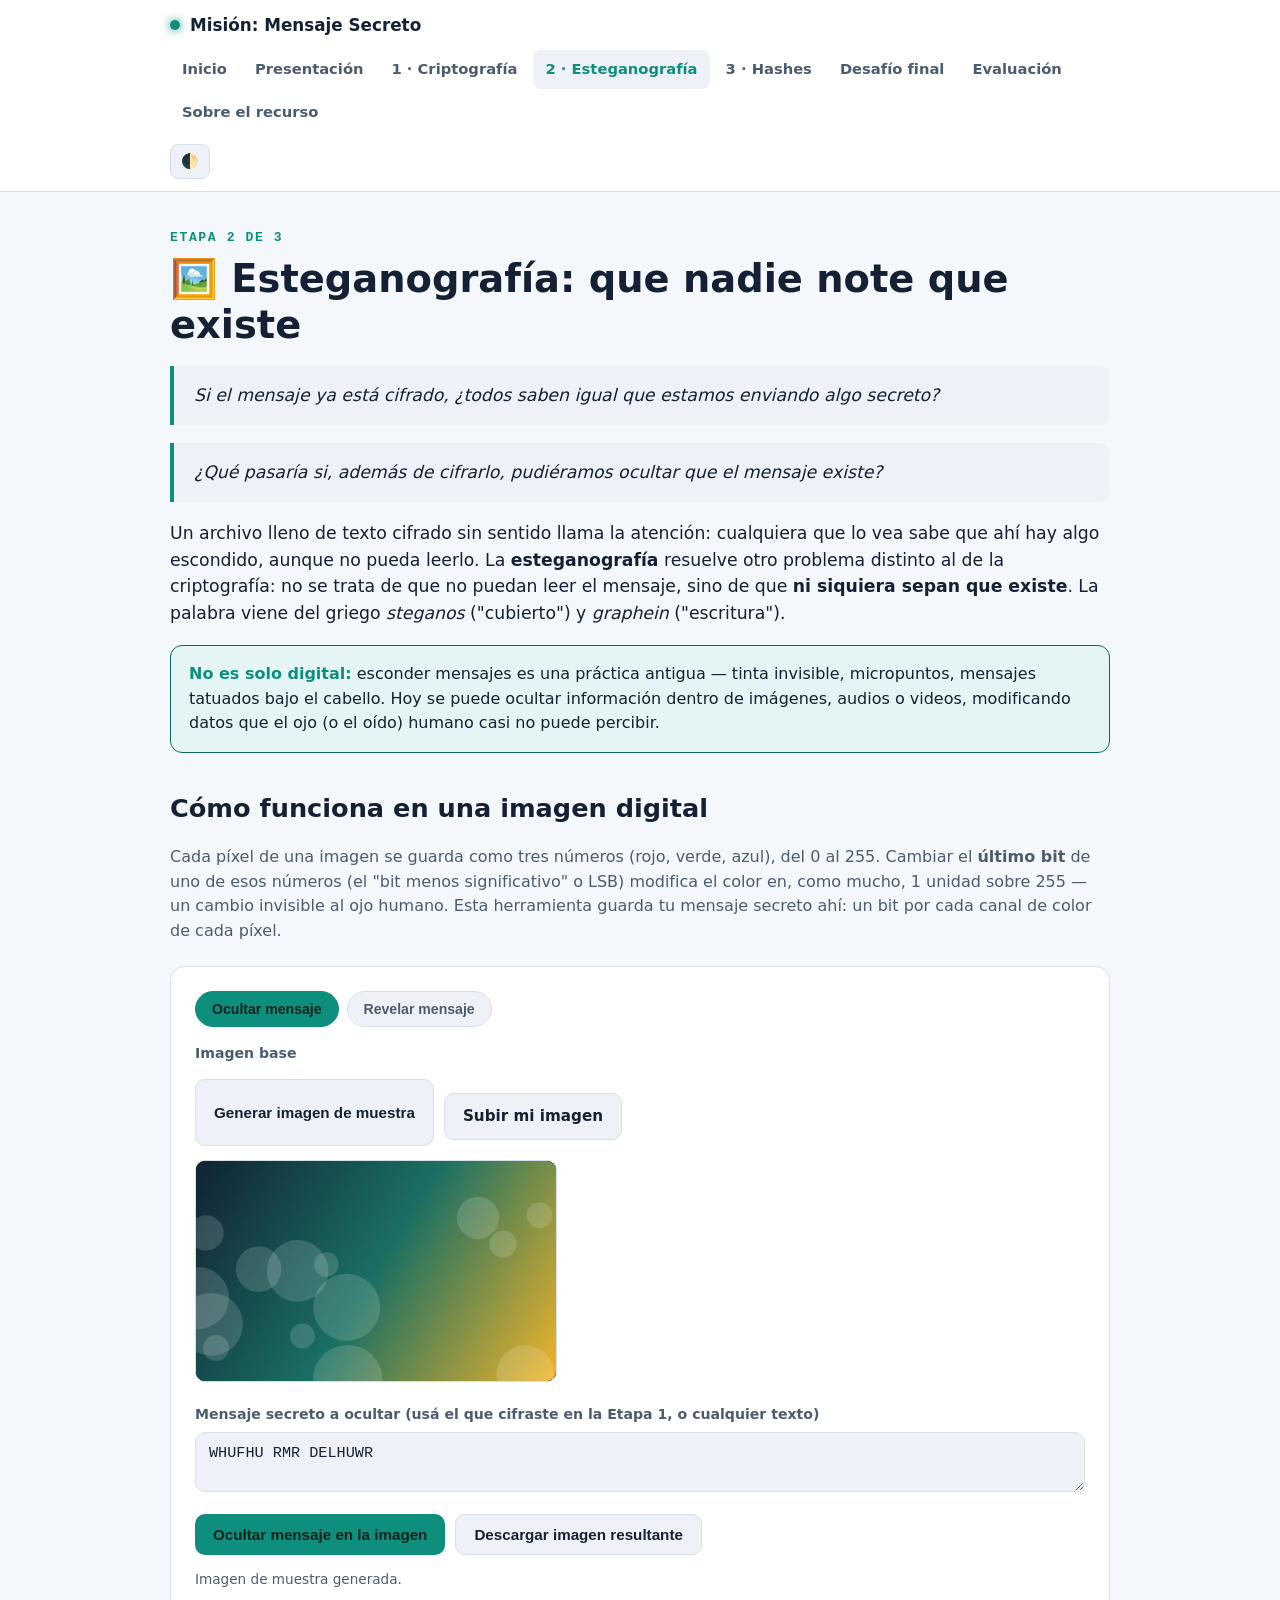
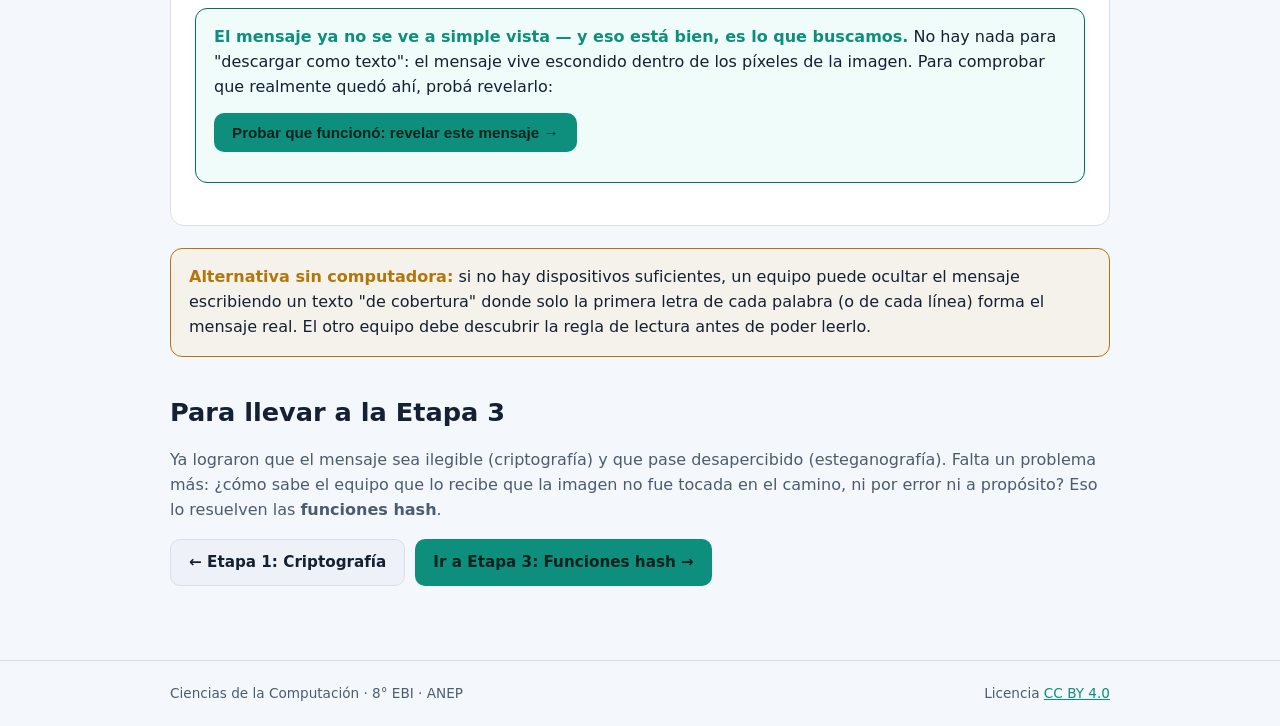
<file: esteganografia.html>
<!DOCTYPE html>
<html lang="es">
<head>
<meta charset="UTF-8">
<meta name="viewport" content="width=device-width, initial-scale=1.0">
<title>Etapa 2 · Esteganografía — Misión: Mensaje Secreto</title>
<link rel="stylesheet" href="../assets/style.css">
</head>
<body>

<header class="site">
  <div class="nav-row">
    <a class="brand" href="../index.html"><span class="dot"></span>Misión: Mensaje Secreto</a>
    <nav class="links">
      <a href="../index.html">Inicio</a>
      <a href="../presentacion.html">Presentación</a>
      <a href="criptografia.html">1 · Criptografía</a>
      <a href="esteganografia.html" class="active">2 · Esteganografía</a>
      <a href="hashes.html">3 · Hashes</a>
      <a href="desafio-final.html">Desafío final</a>
      <a href="../evaluacion.html">Evaluación</a>
      <a href="../recursos-docentes.html">Sobre el recurso</a>
    </nav>
    <button class="theme-toggle" onclick="toggleTheme()" aria-label="Cambiar tema">🌓</button>
  </div>
</header>

<main>
  <div class="container">
    <p class="eyebrow">Etapa 2 de 3</p>
    <h1>🖼️ Esteganografía: que nadie note que existe</h1>

    <blockquote class="question">
      Si el mensaje ya está cifrado, ¿todos saben igual que estamos enviando algo secreto?
    </blockquote>
    <blockquote class="question">
      ¿Qué pasaría si, además de cifrarlo, pudiéramos ocultar que el mensaje existe?
    </blockquote>

    <p class="lead">
      Un archivo lleno de texto cifrado sin sentido llama la atención: cualquiera que lo vea sabe que
      ahí hay algo escondido, aunque no pueda leerlo. La <strong>esteganografía</strong> resuelve otro
      problema distinto al de la criptografía: no se trata de que no puedan leer el mensaje, sino de que
      <strong>ni siquiera sepan que existe</strong>. La palabra viene del griego <em>steganos</em>
      ("cubierto") y <em>graphein</em> ("escritura").
    </p>

    <div class="callout">
      <strong>No es solo digital:</strong> esconder mensajes es una práctica antigua — tinta invisible,
      micropuntos, mensajes tatuados bajo el cabello. Hoy se puede ocultar información dentro de imágenes,
      audios o videos, modificando datos que el ojo (o el oído) humano casi no puede percibir.
    </div>

    <h2>Cómo funciona en una imagen digital</h2>
    <p>
      Cada píxel de una imagen se guarda como tres números (rojo, verde, azul), del 0 al 255. Cambiar el
      <strong>último bit</strong> de uno de esos números (el "bit menos significativo" o LSB) modifica el
      color en, como mucho, 1 unidad sobre 255 — un cambio invisible al ojo humano. Esta herramienta
      guarda tu mensaje secreto ahí: un bit por cada canal de color de cada píxel.
    </p>

    <div class="tool">
      <div class="tabs">
        <button class="tab-btn active" data-tab="ocultar">Ocultar mensaje</button>
        <button class="tab-btn" data-tab="revelar">Revelar mensaje</button>
      </div>

      <div class="tab-panel active" id="tab-ocultar">
        <label>Imagen base</label>
        <div class="btn-row">
          <button class="btn secondary" onclick="generarImagenMuestra()">Generar imagen de muestra</button>
          <label class="btn secondary" style="cursor:pointer;">
            Subir mi imagen
            <input type="file" accept="image/*" onchange="cargarImagenOcultar(event)" style="display:none;">
          </label>
        </div>
        <canvas id="canvas-ocultar" width="360" height="220"></canvas>

        <label for="msg-ocultar">Mensaje secreto a ocultar (usá el que cifraste en la Etapa 1, o cualquier texto)</label>
        <textarea id="msg-ocultar" rows="2" placeholder="Pegá acá tu mensaje cifrado...">WHUFHU RMR DELHUWR</textarea>

        <div class="btn-row">
          <button class="btn" onclick="ocultarMensaje()">Ocultar mensaje en la imagen</button>
          <button class="btn secondary" onclick="descargarImagen()">Descargar imagen resultante</button>
        </div>
        <p class="hint" id="ocultar-estado"></p>

        <div class="callout">
          <strong>El mensaje ya no se ve a simple vista — y eso está bien, es lo que buscamos.</strong>
          No hay nada para "descargar como texto": el mensaje vive escondido dentro de los píxeles de
          la imagen. Para comprobar que realmente quedó ahí, probá revelarlo:
          <div class="btn-row">
            <button class="btn" onclick="probarRevelado()">Probar que funcionó: revelar este mensaje →</button>
          </div>
        </div>
      </div>

      <div class="tab-panel" id="tab-revelar">
        <label>Imagen a analizar</label>
        <div class="btn-row">
          <button class="btn secondary" onclick="usarUltimaGenerada()">Usar la imagen que acabo de crear</button>
          <label class="btn secondary" style="cursor:pointer;">
            Subir una imagen para revisar
            <input type="file" accept="image/*" onchange="cargarImagenRevelar(event)" style="display:none;">
          </label>
        </div>
        <canvas id="canvas-revelar" width="360" height="220"></canvas>

        <div class="btn-row">
          <button class="btn" onclick="revelarMensaje()">Revelar mensaje oculto</button>
        </div>
        <label>Mensaje encontrado</label>
        <div class="output-box" id="mensaje-revelado">—</div>
      </div>
    </div>

    <div class="callout warn">
      <strong>Alternativa sin computadora:</strong> si no hay dispositivos suficientes, un equipo puede
      ocultar el mensaje escribiendo un texto "de cobertura" donde solo la primera letra de cada palabra
      (o de cada línea) forma el mensaje real. El otro equipo debe descubrir la regla de lectura antes
      de poder leerlo.
    </div>

    <h2>Para llevar a la Etapa 3</h2>
    <p>
      Ya lograron que el mensaje sea ilegible (criptografía) y que pase desapercibido (esteganografía).
      Falta un problema más: ¿cómo sabe el equipo que lo recibe que la imagen no fue tocada en el camino,
      ni por error ni a propósito? Eso lo resuelven las <strong>funciones hash</strong>.
    </p>

    <div class="btn-row">
      <a class="btn secondary" href="criptografia.html">← Etapa 1: Criptografía</a>
      <a class="btn" href="hashes.html">Ir a Etapa 3: Funciones hash →</a>
    </div>
  </div>
</main>

<footer class="site">
  <div class="container">
    <span>Ciencias de la Computación · 8° EBI · ANEP</span>
    <span>Licencia <a href="../licencia.html">CC BY 4.0</a></span>
  </div>
</footer>

<script>
(function(){
  const stored = localStorage.getItem('theme');
  if (stored) document.documentElement.setAttribute('data-theme', stored);
})();
function toggleTheme(){
  const root = document.documentElement;
  const current = root.getAttribute('data-theme') || (window.matchMedia('(prefers-color-scheme: light)').matches ? 'light' : 'dark');
  const next = current === 'dark' ? 'light' : 'dark';
  root.setAttribute('data-theme', next);
  localStorage.setItem('theme', next);
}
document.querySelectorAll('.tab-btn').forEach(btn => {
  btn.addEventListener('click', () => {
    document.querySelectorAll('.tab-btn').forEach(b => b.classList.remove('active'));
    document.querySelectorAll('.tab-panel').forEach(p => p.classList.remove('active'));
    btn.classList.add('active');
    document.getElementById('tab-' + btn.dataset.tab).classList.add('active');
  });
});

const canvasOcultar = document.getElementById('canvas-ocultar');
const canvasRevelar = document.getElementById('canvas-revelar');

function generarImagenMuestra(){
  const ctx = canvasOcultar.getContext('2d');
  const w = canvasOcultar.width, h = canvasOcultar.height;
  const grad = ctx.createLinearGradient(0, 0, w, h);
  grad.addColorStop(0, '#123');
  grad.addColorStop(0.5, '#1a6f63');
  grad.addColorStop(1, '#f0b429');
  ctx.fillStyle = grad;
  ctx.fillRect(0, 0, w, h);
  ctx.fillStyle = 'rgba(255,255,255,0.15)';
  for (let i = 0; i < 14; i++){
    ctx.beginPath();
    ctx.arc(Math.random()*w, Math.random()*h, Math.random()*30 + 5, 0, Math.PI*2);
    ctx.fill();
  }
  document.getElementById('ocultar-estado').textContent = 'Imagen de muestra generada.';
}

function drawImageToCanvas(img, canvas){
  const maxW = 480;
  let w = img.width, h = img.height;
  if (w > maxW) { h = Math.round(h * (maxW / w)); w = maxW; }
  canvas.width = w; canvas.height = h;
  const ctx = canvas.getContext('2d');
  ctx.drawImage(img, 0, 0, w, h);
}

function cargarImagenOcultar(evt){
  const file = evt.target.files[0];
  if (!file) return;
  const reader = new FileReader();
  reader.onload = e => {
    const img = new Image();
    img.onload = () => {
      drawImageToCanvas(img, canvasOcultar);
      document.getElementById('ocultar-estado').textContent = 'Imagen propia cargada.';
    };
    img.src = e.target.result;
  };
  reader.readAsDataURL(file);
}

function cargarImagenRevelar(evt){
  const file = evt.target.files[0];
  if (!file) return;
  const reader = new FileReader();
  reader.onload = e => {
    const img = new Image();
    img.onload = () => drawImageToCanvas(img, canvasRevelar);
    img.src = e.target.result;
  };
  reader.readAsDataURL(file);
}

function usarUltimaGenerada(){
  canvasRevelar.width = canvasOcultar.width;
  canvasRevelar.height = canvasOcultar.height;
  canvasRevelar.getContext('2d').drawImage(canvasOcultar, 0, 0);
}

function probarRevelado(){
  document.querySelectorAll('.tab-btn').forEach(b => b.classList.remove('active'));
  document.querySelectorAll('.tab-panel').forEach(p => p.classList.remove('active'));
  document.querySelector('.tab-btn[data-tab="revelar"]').classList.add('active');
  document.getElementById('tab-revelar').classList.add('active');
  usarUltimaGenerada();
  revelarMensaje();
  document.getElementById('tab-revelar').scrollIntoView({behavior:'smooth', block:'start'});
}

function bitPosToIndex(n){
  const pixel = Math.floor(n / 3);
  const channel = n % 3;
  return pixel * 4 + channel;
}

function ocultarMensaje(){
  const ctx = canvasOcultar.getContext('2d');
  const imgData = ctx.getImageData(0, 0, canvasOcultar.width, canvasOcultar.height);
  const data = imgData.data;
  const mensaje = document.getElementById('msg-ocultar').value;
  const msgBytes = new TextEncoder().encode(mensaje);

  const capacityBits = Math.floor(data.length / 4) * 3;
  const totalBits = (4 + msgBytes.length) * 8;
  if (totalBits > capacityBits) {
    document.getElementById('ocultar-estado').textContent = 'El mensaje es demasiado largo para esta imagen. Probá con una imagen más grande o un mensaje más corto.';
    return;
  }

  const allBytes = new Uint8Array(4 + msgBytes.length);
  const lenView = new DataView(allBytes.buffer);
  lenView.setUint32(0, msgBytes.length, false);
  allBytes.set(msgBytes, 4);

  for (let n = 0; n < totalBits; n++){
    const byteIndex = n >> 3;
    const bitInByte = n & 7;
    const bit = (allBytes[byteIndex] >> (7 - bitInByte)) & 1;
    const idx = bitPosToIndex(n);
    data[idx] = (data[idx] & 0xFE) | bit;
  }
  ctx.putImageData(imgData, 0, 0);
  document.getElementById('ocultar-estado').textContent = 'Mensaje oculto en la imagen (' + msgBytes.length + ' bytes). Visualmente no notarás diferencia.';
}

function descargarImagen(){
  const link = document.createElement('a');
  link.download = 'mensaje-secreto.png';
  link.href = canvasOcultar.toDataURL('image/png');
  link.click();
}

function revelarMensaje(){
  const ctx = canvasRevelar.getContext('2d');
  if (canvasRevelar.width === 0){
    document.getElementById('mensaje-revelado').textContent = '(primero cargá una imagen)';
    return;
  }
  const imgData = ctx.getImageData(0, 0, canvasRevelar.width, canvasRevelar.height);
  const data = imgData.data;

  let length = 0;
  for (let n = 0; n < 32; n++){
    const idx = bitPosToIndex(n);
    length = (length * 2) + (data[idx] & 1);
  }

  const capacityBits = Math.floor(data.length / 4) * 3;
  if (length <= 0 || length * 8 + 32 > capacityBits || length > 100000){
    document.getElementById('mensaje-revelado').textContent = '(no se detectó un mensaje válido en esta imagen)';
    return;
  }

  const bytes = new Uint8Array(length);
  for (let n = 0; n < length * 8; n++){
    const idx = bitPosToIndex(32 + n);
    const bit = data[idx] & 1;
    const byteIndex = n >> 3;
    const bitInByte = n & 7;
    bytes[byteIndex] |= (bit << (7 - bitInByte));
  }
  try {
    document.getElementById('mensaje-revelado').textContent = new TextDecoder('utf-8', {fatal:true}).decode(bytes);
  } catch (e) {
    document.getElementById('mensaje-revelado').textContent = '(no se detectó un mensaje válido en esta imagen)';
  }
}

generarImagenMuestra();
</script>
</body>
</html>
</file>
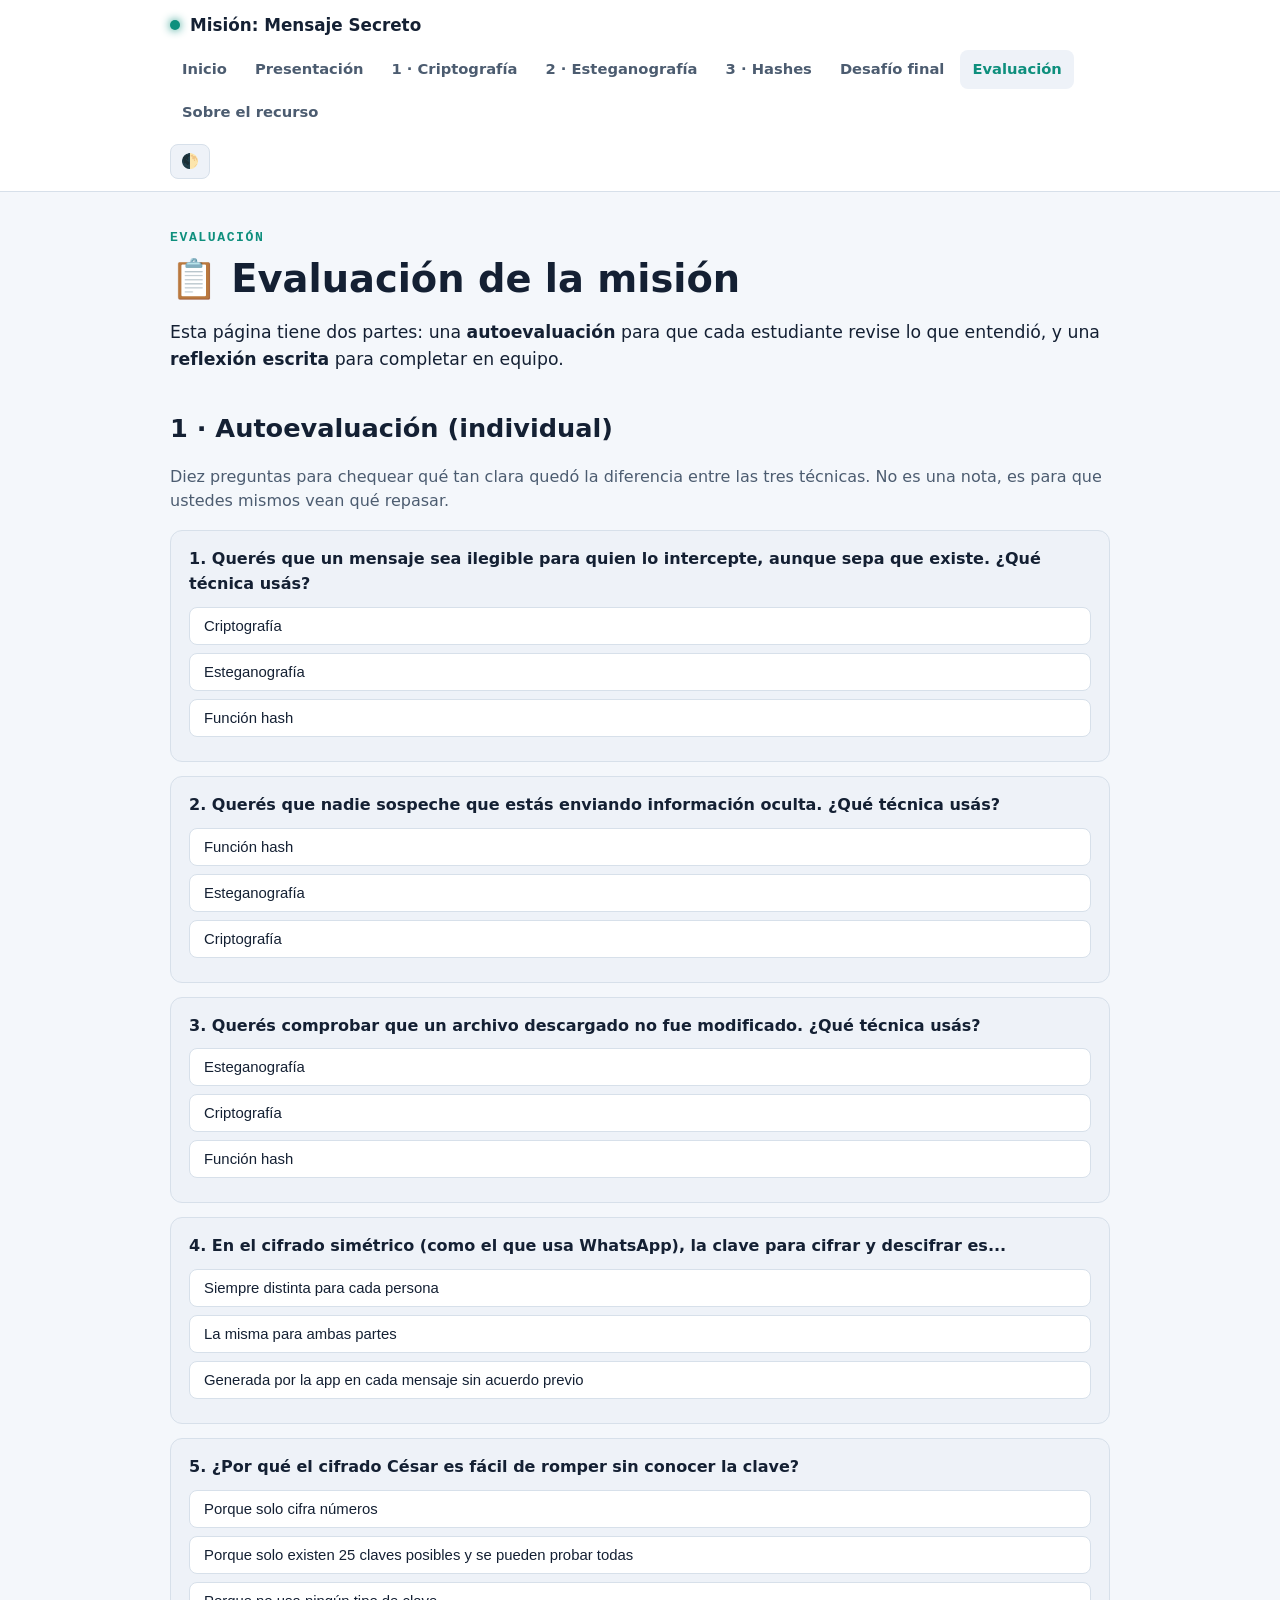
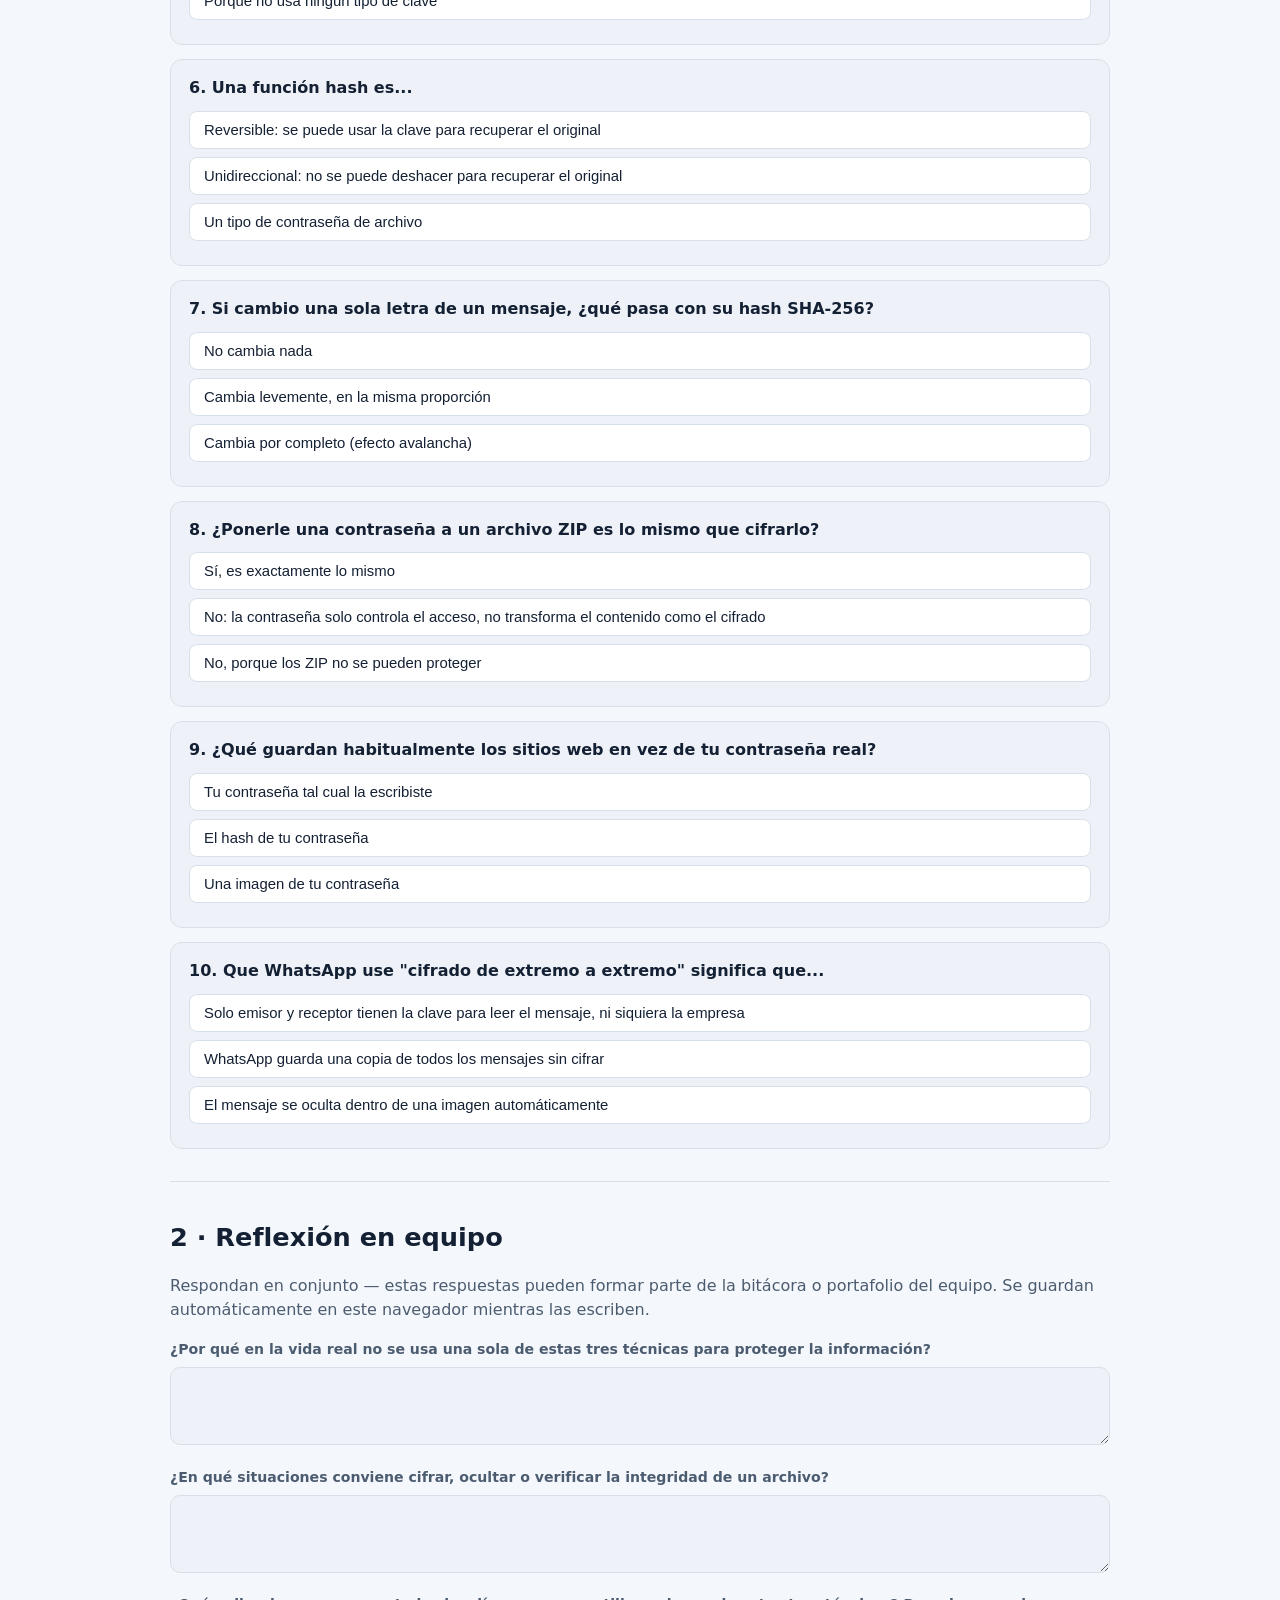
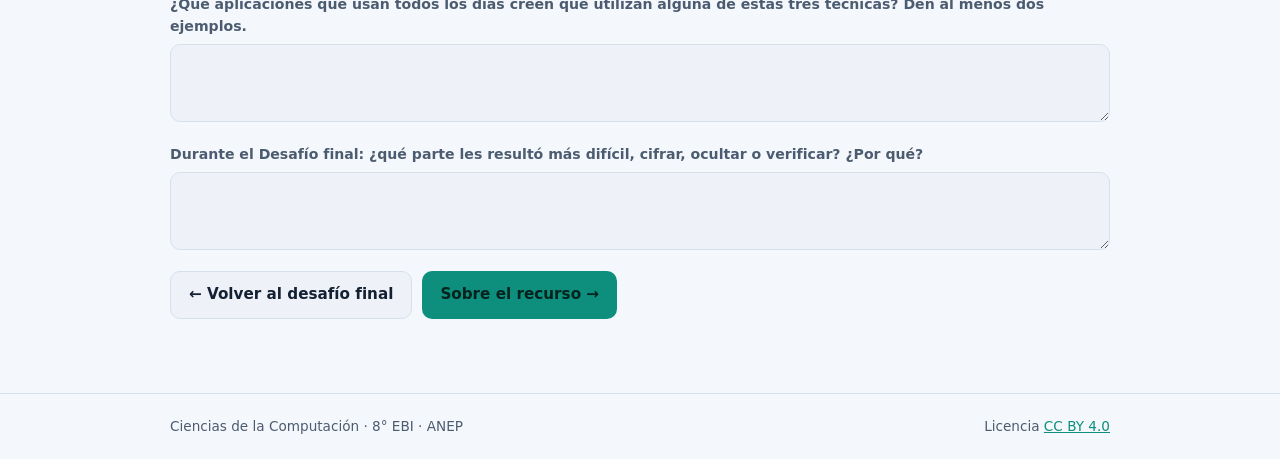
<file: evaluacion.html>
<!DOCTYPE html>
<html lang="es">
<head>
<meta charset="UTF-8">
<meta name="viewport" content="width=device-width, initial-scale=1.0">
<title>Evaluación — Misión: Mensaje Secreto</title>
<link rel="stylesheet" href="assets/style.css">
</head>
<body>

<header class="site">
  <div class="nav-row">
    <a class="brand" href="index.html"><span class="dot"></span>Misión: Mensaje Secreto</a>
    <nav class="links">
      <a href="index.html">Inicio</a>
      <a href="presentacion.html">Presentación</a>
      <a href="actividades/criptografia.html">1 · Criptografía</a>
      <a href="actividades/esteganografia.html">2 · Esteganografía</a>
      <a href="actividades/hashes.html">3 · Hashes</a>
      <a href="actividades/desafio-final.html">Desafío final</a>
      <a href="evaluacion.html" class="active">Evaluación</a>
      <a href="recursos-docentes.html">Sobre el recurso</a>
    </nav>
    <button class="theme-toggle" onclick="toggleTheme()" aria-label="Cambiar tema">🌓</button>
  </div>
</header>

<main>
  <div class="container">
    <p class="eyebrow">Evaluación</p>
    <h1>📋 Evaluación de la misión</h1>
    <p class="lead">
      Esta página tiene dos partes: una <strong>autoevaluación</strong> para que cada estudiante revise
      lo que entendió, y una <strong>reflexión escrita</strong> para completar en equipo.
    </p>

    <h2>1 · Autoevaluación (individual)</h2>
    <p>Diez preguntas para chequear qué tan clara quedó la diferencia entre las tres técnicas. No es
    una nota, es para que ustedes mismos vean qué repasar.</p>

    <div id="quiz-container"></div>
    <p class="quiz-score" id="quiz-score-final" style="display:none;"></p>

    <hr class="sep">

    <h2>2 · Reflexión en equipo</h2>
    <p>Respondan en conjunto — estas respuestas pueden formar parte de la bitácora o portafolio del
    equipo. Se guardan automáticamente en este navegador mientras las escriben.</p>

    <label for="r1">¿Por qué en la vida real no se usa una sola de estas tres técnicas para proteger la información?</label>
    <textarea id="r1" rows="3"></textarea>

    <label for="r2">¿En qué situaciones conviene cifrar, ocultar o verificar la integridad de un archivo?</label>
    <textarea id="r2" rows="3"></textarea>

    <label for="r3">¿Qué aplicaciones que usan todos los días creen que utilizan alguna de estas tres técnicas? Den al menos dos ejemplos.</label>
    <textarea id="r3" rows="3"></textarea>

    <label for="r4">Durante el Desafío final: ¿qué parte les resultó más difícil, cifrar, ocultar o verificar? ¿Por qué?</label>
    <textarea id="r4" rows="3"></textarea>

    <p class="hint" id="save-indicator"></p>

    <div class="btn-row">
      <a class="btn secondary" href="actividades/desafio-final.html">← Volver al desafío final</a>
      <a class="btn" href="recursos-docentes.html">Sobre el recurso →</a>
    </div>
  </div>
</main>

<footer class="site">
  <div class="container">
    <span>Ciencias de la Computación · 8° EBI · ANEP</span>
    <span>Licencia <a href="licencia.html">CC BY 4.0</a></span>
  </div>
</footer>

<script>
(function(){
  const stored = localStorage.getItem('theme');
  if (stored) document.documentElement.setAttribute('data-theme', stored);
})();
function toggleTheme(){
  const root = document.documentElement;
  const current = root.getAttribute('data-theme') || (window.matchMedia('(prefers-color-scheme: light)').matches ? 'light' : 'dark');
  const next = current === 'dark' ? 'light' : 'dark';
  root.setAttribute('data-theme', next);
  localStorage.setItem('theme', next);
}

const preguntas = [
  { q: "Querés que un mensaje sea ilegible para quien lo intercepte, aunque sepa que existe. ¿Qué técnica usás?", opts: ["Criptografía", "Esteganografía", "Función hash"], correcta: 0 },
  { q: "Querés que nadie sospeche que estás enviando información oculta. ¿Qué técnica usás?", opts: ["Función hash", "Esteganografía", "Criptografía"], correcta: 1 },
  { q: "Querés comprobar que un archivo descargado no fue modificado. ¿Qué técnica usás?", opts: ["Esteganografía", "Criptografía", "Función hash"], correcta: 2 },
  { q: "En el cifrado simétrico (como el que usa WhatsApp), la clave para cifrar y descifrar es...", opts: ["Siempre distinta para cada persona", "La misma para ambas partes", "Generada por la app en cada mensaje sin acuerdo previo"], correcta: 1 },
  { q: "¿Por qué el cifrado César es fácil de romper sin conocer la clave?", opts: ["Porque solo cifra números", "Porque solo existen 25 claves posibles y se pueden probar todas", "Porque no usa ningún tipo de clave"], correcta: 1 },
  { q: "Una función hash es...", opts: ["Reversible: se puede usar la clave para recuperar el original", "Unidireccional: no se puede deshacer para recuperar el original", "Un tipo de contraseña de archivo"], correcta: 1 },
  { q: "Si cambio una sola letra de un mensaje, ¿qué pasa con su hash SHA-256?", opts: ["No cambia nada", "Cambia levemente, en la misma proporción", "Cambia por completo (efecto avalancha)"], correcta: 2 },
  { q: "¿Ponerle una contraseña a un archivo ZIP es lo mismo que cifrarlo?", opts: ["Sí, es exactamente lo mismo", "No: la contraseña solo controla el acceso, no transforma el contenido como el cifrado", "No, porque los ZIP no se pueden proteger"], correcta: 1 },
  { q: "¿Qué guardan habitualmente los sitios web en vez de tu contraseña real?", opts: ["Tu contraseña tal cual la escribiste", "El hash de tu contraseña", "Una imagen de tu contraseña"], correcta: 1 },
  { q: "Que WhatsApp use \"cifrado de extremo a extremo\" significa que...", opts: ["Solo emisor y receptor tienen la clave para leer el mensaje, ni siquiera la empresa", "WhatsApp guarda una copia de todos los mensajes sin cifrar", "El mensaje se oculta dentro de una imagen automáticamente"], correcta: 0 }
];

const container = document.getElementById('quiz-container');
let score = 0;
let respondidas = 0;

preguntas.forEach((p, i) => {
  const div = document.createElement('div');
  div.className = 'quiz-q';
  const qText = document.createElement('p');
  qText.className = 'q-text';
  qText.textContent = (i + 1) + '. ' + p.q;
  div.appendChild(qText);

  p.opts.forEach((opt, j) => {
    const btn = document.createElement('button');
    btn.className = 'quiz-opt';
    btn.textContent = opt;
    btn.addEventListener('click', () => {
      if (btn.dataset.answered) return;
      const opts = div.querySelectorAll('.quiz-opt');
      opts.forEach(o => o.dataset.answered = 'true');
      if (j === p.correcta) {
        btn.classList.add('correct');
        score++;
      } else {
        btn.classList.add('incorrect');
        opts[p.correcta].classList.add('correct');
      }
      respondidas++;
      if (respondidas === preguntas.length) {
        const el = document.getElementById('quiz-score-final');
        el.style.display = 'block';
        el.textContent = 'Puntaje: ' + score + ' / ' + preguntas.length;
      }
    });
    div.appendChild(btn);
  });

  container.appendChild(div);
});

['r1','r2','r3','r4'].forEach(id => {
  const el = document.getElementById(id);
  const saved = localStorage.getItem('mision-' + id);
  if (saved) el.value = saved;
  el.addEventListener('input', () => {
    localStorage.setItem('mision-' + id, el.value);
    const ind = document.getElementById('save-indicator');
    ind.textContent = 'Respuestas guardadas en este navegador.';
    clearTimeout(window._saveTimeout);
    window._saveTimeout = setTimeout(() => ind.textContent = '', 2000);
  });
});
</script>
</body>
</html>
</file>
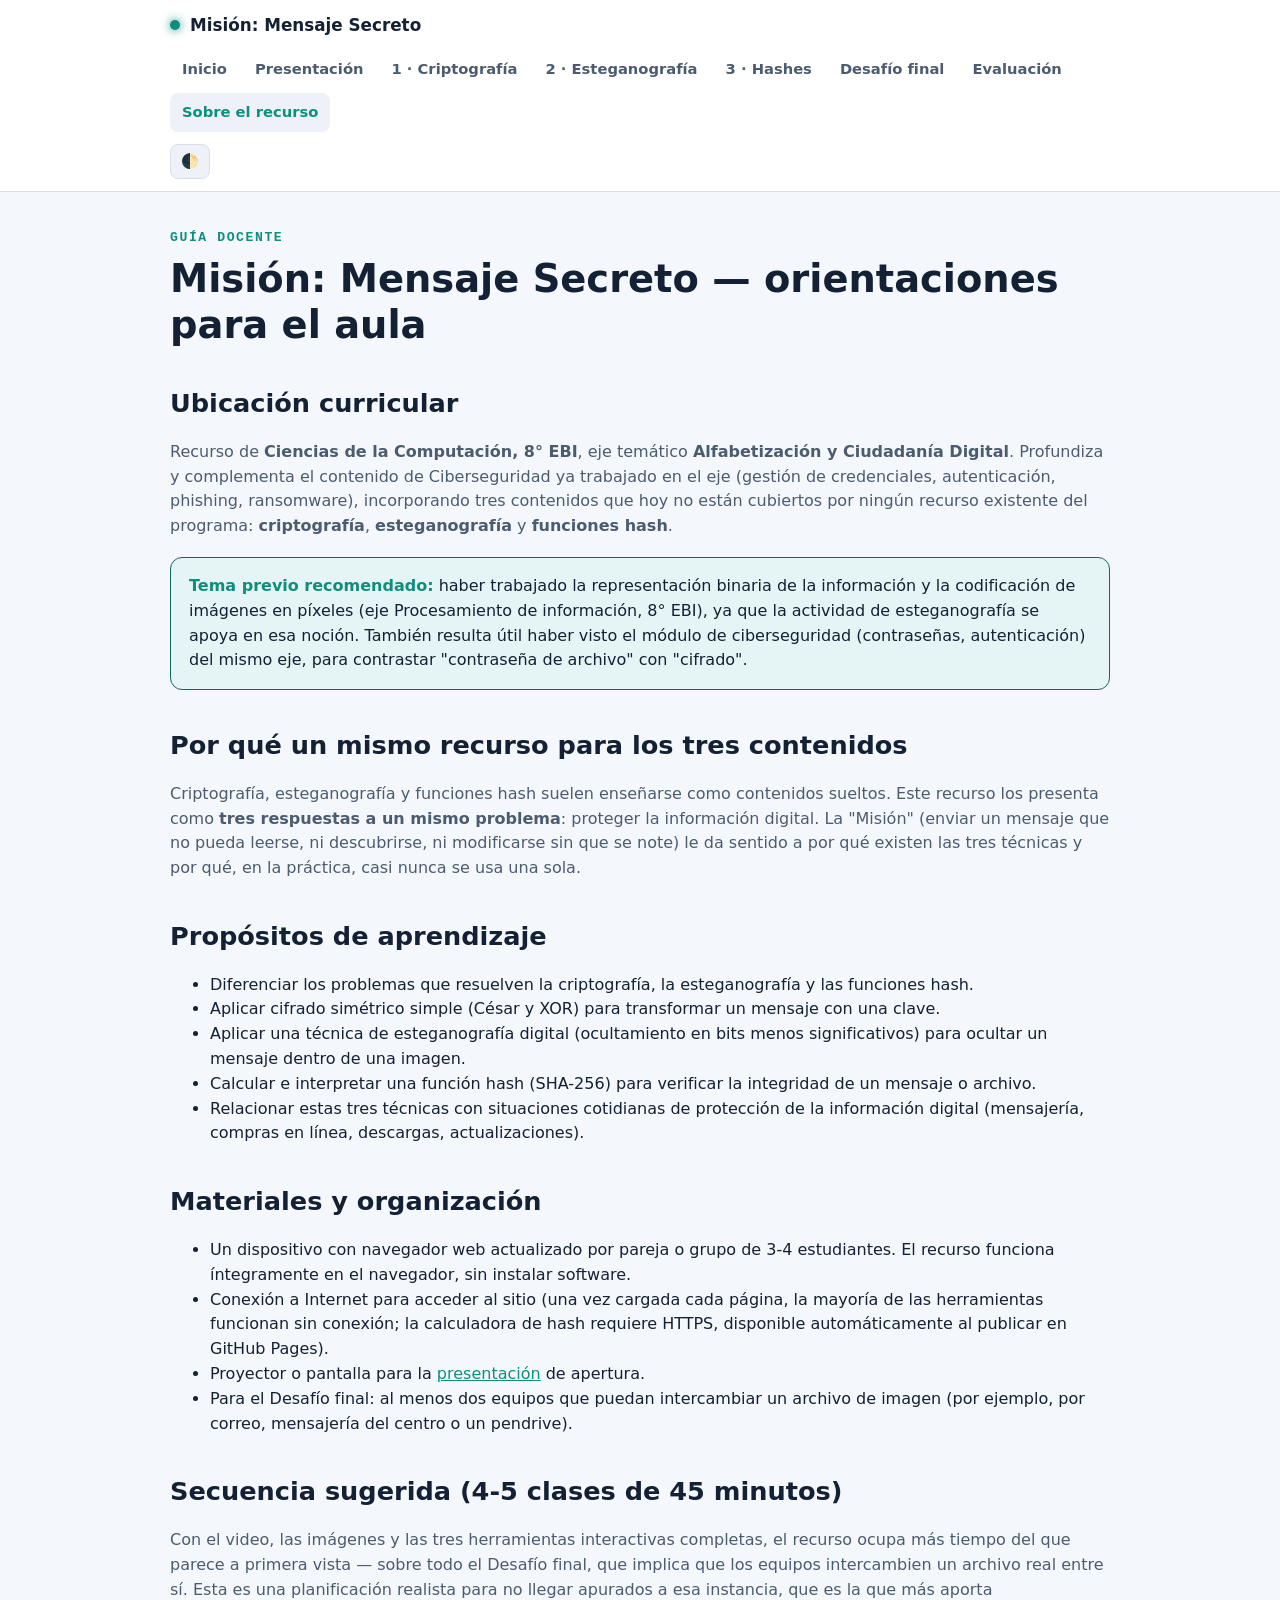
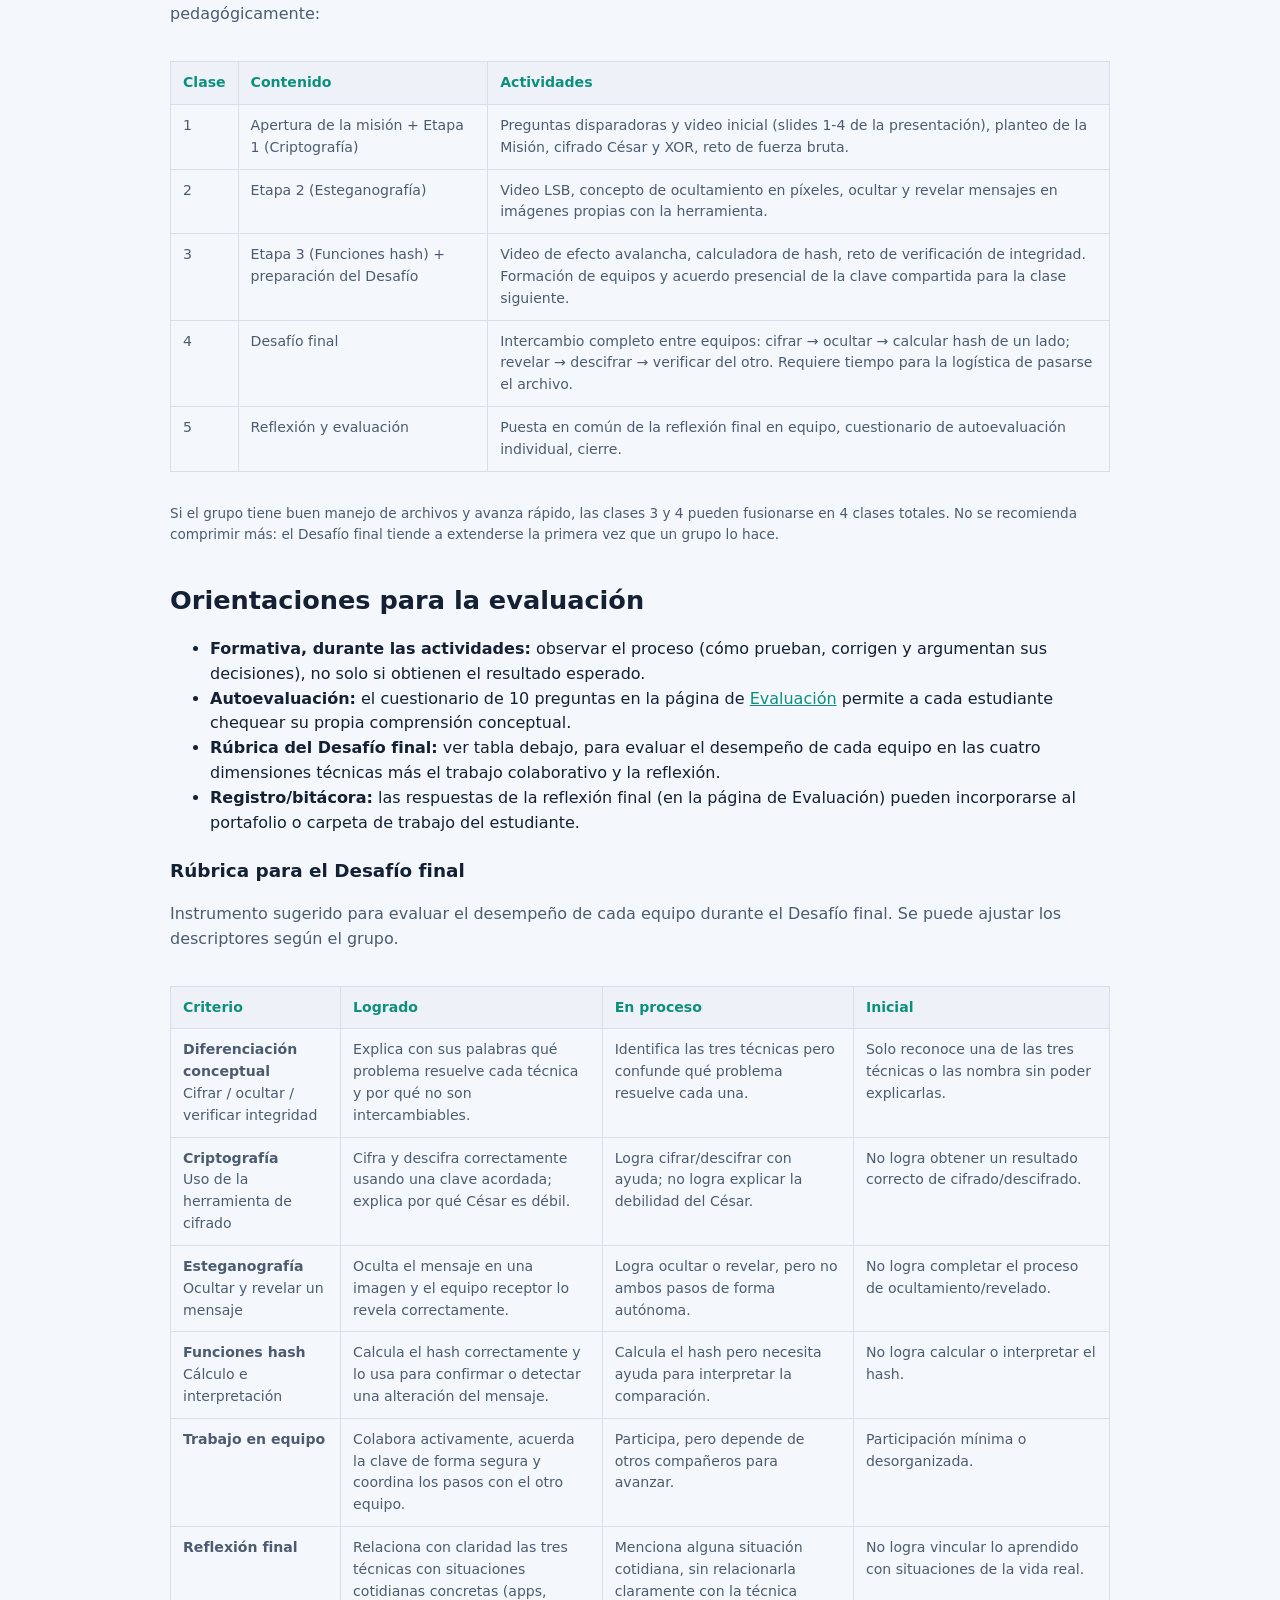
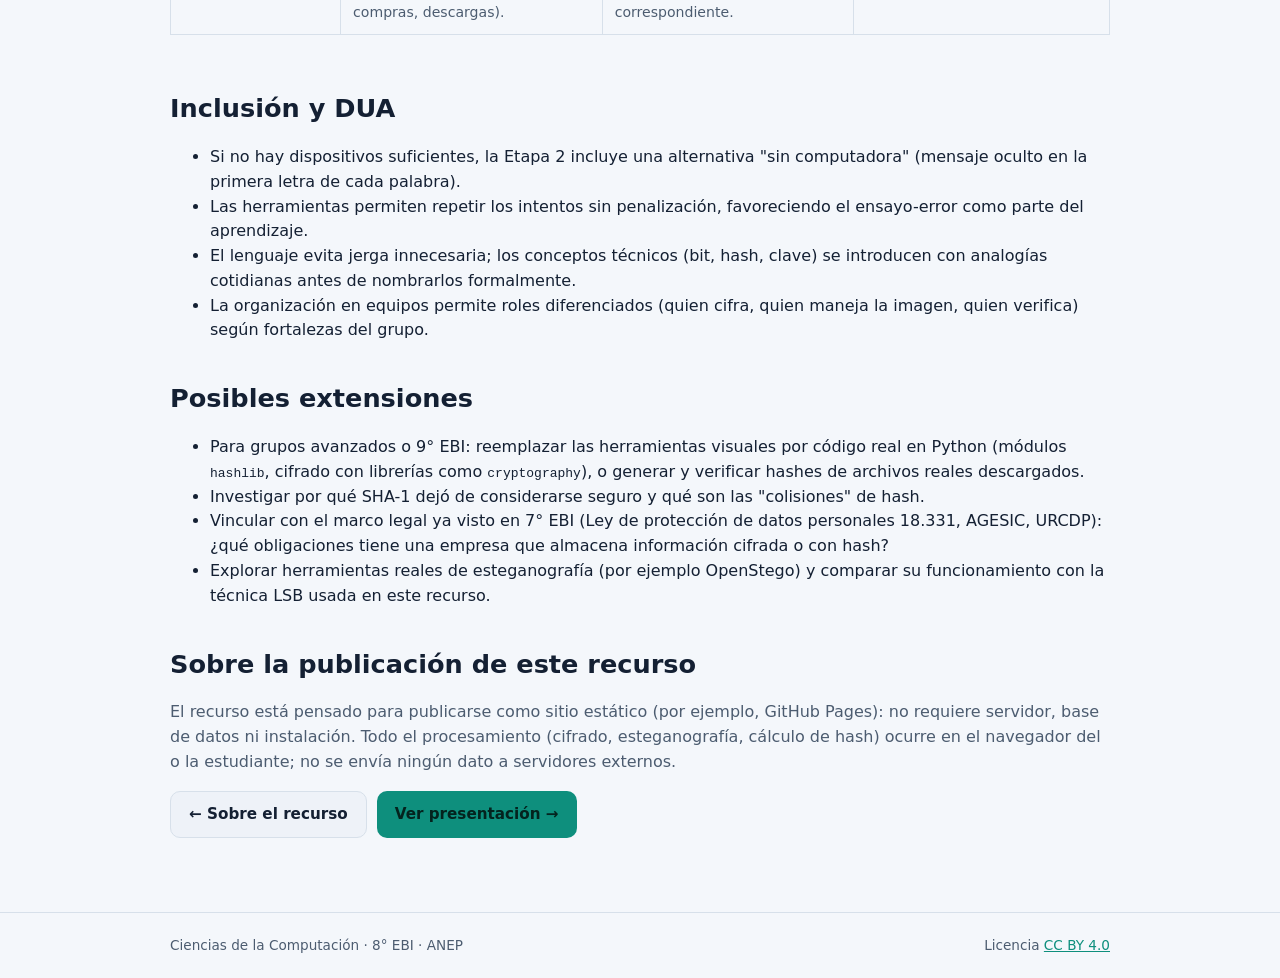
<file: guia-docente.html>
<!DOCTYPE html>
<html lang="es">
<head>
<meta charset="UTF-8">
<meta name="viewport" content="width=device-width, initial-scale=1.0">
<title>Guía docente — Misión: Mensaje Secreto</title>
<link rel="stylesheet" href="assets/style.css">
</head>
<body>

<header class="site">
  <div class="nav-row">
    <a class="brand" href="index.html"><span class="dot"></span>Misión: Mensaje Secreto</a>
    <nav class="links">
      <a href="index.html">Inicio</a>
      <a href="presentacion.html">Presentación</a>
      <a href="actividades/criptografia.html">1 · Criptografía</a>
      <a href="actividades/esteganografia.html">2 · Esteganografía</a>
      <a href="actividades/hashes.html">3 · Hashes</a>
      <a href="actividades/desafio-final.html">Desafío final</a>
      <a href="evaluacion.html">Evaluación</a>
      <a href="recursos-docentes.html" class="active">Sobre el recurso</a>
    </nav>
    <button class="theme-toggle" onclick="toggleTheme()" aria-label="Cambiar tema">🌓</button>
  </div>
</header>

<main>
  <div class="container">
    <p class="eyebrow">Guía docente</p>
    <h1>Misión: Mensaje Secreto — orientaciones para el aula</h1>

    <h2>Ubicación curricular</h2>
    <p>
      Recurso de <strong>Ciencias de la Computación, 8° EBI</strong>, eje temático
      <strong>Alfabetización y Ciudadanía Digital</strong>. Profundiza y complementa el contenido de
      Ciberseguridad ya trabajado en el eje (gestión de credenciales, autenticación, phishing,
      ransomware), incorporando tres contenidos que hoy no están cubiertos por ningún recurso existente
      del programa: <strong>criptografía</strong>, <strong>esteganografía</strong> y
      <strong>funciones hash</strong>.
    </p>
    <div class="callout">
      <strong>Tema previo recomendado:</strong> haber trabajado la representación binaria de la
      información y la codificación de imágenes en píxeles (eje Procesamiento de información, 8° EBI),
      ya que la actividad de esteganografía se apoya en esa noción. También resulta útil haber visto el
      módulo de ciberseguridad (contraseñas, autenticación) del mismo eje, para contrastar "contraseña de
      archivo" con "cifrado".
    </div>

    <h2>Por qué un mismo recurso para los tres contenidos</h2>
    <p>
      Criptografía, esteganografía y funciones hash suelen enseñarse como contenidos sueltos. Este
      recurso los presenta como <strong>tres respuestas a un mismo problema</strong>: proteger la
      información digital. La "Misión" (enviar un mensaje que no pueda leerse, ni descubrirse, ni
      modificarse sin que se note) le da sentido a por qué existen las tres técnicas y por qué, en la
      práctica, casi nunca se usa una sola.
    </p>

    <h2>Propósitos de aprendizaje</h2>
    <ul>
      <li>Diferenciar los problemas que resuelven la criptografía, la esteganografía y las funciones hash.</li>
      <li>Aplicar cifrado simétrico simple (César y XOR) para transformar un mensaje con una clave.</li>
      <li>Aplicar una técnica de esteganografía digital (ocultamiento en bits menos significativos) para ocultar un mensaje dentro de una imagen.</li>
      <li>Calcular e interpretar una función hash (SHA-256) para verificar la integridad de un mensaje o archivo.</li>
      <li>Relacionar estas tres técnicas con situaciones cotidianas de protección de la información digital (mensajería, compras en línea, descargas, actualizaciones).</li>
    </ul>

    <h2>Materiales y organización</h2>
    <ul>
      <li>Un dispositivo con navegador web actualizado por pareja o grupo de 3-4 estudiantes. El recurso funciona íntegramente en el navegador, sin instalar software.</li>
      <li>Conexión a Internet para acceder al sitio (una vez cargada cada página, la mayoría de las herramientas funcionan sin conexión; la calculadora de hash requiere HTTPS, disponible automáticamente al publicar en GitHub Pages).</li>
      <li>Proyector o pantalla para la <a href="presentacion.html">presentación</a> de apertura.</li>
      <li>Para el Desafío final: al menos dos equipos que puedan intercambiar un archivo de imagen (por ejemplo, por correo, mensajería del centro o un pendrive).</li>
    </ul>

    <h2>Secuencia sugerida (4-5 clases de 45 minutos)</h2>
    <p>
      Con el video, las imágenes y las tres herramientas interactivas completas, el recurso ocupa más
      tiempo del que parece a primera vista — sobre todo el Desafío final, que implica que los equipos
      intercambien un archivo real entre sí. Esta es una planificación realista para no llegar apurados
      a esa instancia, que es la que más aporta pedagógicamente:
    </p>
    <div style="overflow-x:auto;">
    <table class="rubric">
      <thead>
        <tr><th>Clase</th><th>Contenido</th><th>Actividades</th></tr>
      </thead>
      <tbody>
        <tr>
          <td>1</td>
          <td>Apertura de la misión + Etapa 1 (Criptografía)</td>
          <td>Preguntas disparadoras y video inicial (slides 1-4 de la presentación), planteo de la
          Misión, cifrado César y XOR, reto de fuerza bruta.</td>
        </tr>
        <tr>
          <td>2</td>
          <td>Etapa 2 (Esteganografía)</td>
          <td>Video LSB, concepto de ocultamiento en píxeles, ocultar y revelar mensajes en imágenes
          propias con la herramienta.</td>
        </tr>
        <tr>
          <td>3</td>
          <td>Etapa 3 (Funciones hash) + preparación del Desafío</td>
          <td>Video de efecto avalancha, calculadora de hash, reto de verificación de integridad.
          Formación de equipos y acuerdo presencial de la clave compartida para la clase siguiente.</td>
        </tr>
        <tr>
          <td>4</td>
          <td>Desafío final</td>
          <td>Intercambio completo entre equipos: cifrar → ocultar → calcular hash de un lado; revelar →
          descifrar → verificar del otro. Requiere tiempo para la logística de pasarse el archivo.</td>
        </tr>
        <tr>
          <td>5</td>
          <td>Reflexión y evaluación</td>
          <td>Puesta en común de la reflexión final en equipo, cuestionario de autoevaluación individual,
          cierre.</td>
        </tr>
      </tbody>
    </table>
    </div>
    <p class="small">Si el grupo tiene buen manejo de archivos y avanza rápido, las clases 3 y 4 pueden
    fusionarse en 4 clases totales. No se recomienda comprimir más: el Desafío final tiende a extenderse
    la primera vez que un grupo lo hace.</p>

    <h2>Orientaciones para la evaluación</h2>
    <ul>
      <li><strong>Formativa, durante las actividades:</strong> observar el proceso (cómo prueban, corrigen y argumentan sus decisiones), no solo si obtienen el resultado esperado.</li>
      <li><strong>Autoevaluación:</strong> el cuestionario de 10 preguntas en la página de <a href="evaluacion.html">Evaluación</a> permite a cada estudiante chequear su propia comprensión conceptual.</li>
      <li><strong>Rúbrica del Desafío final:</strong> ver tabla debajo, para evaluar el desempeño de cada equipo en las cuatro dimensiones técnicas más el trabajo colaborativo y la reflexión.</li>
      <li><strong>Registro/bitácora:</strong> las respuestas de la reflexión final (en la página de Evaluación) pueden incorporarse al portafolio o carpeta de trabajo del estudiante.</li>
    </ul>

    <h3>Rúbrica para el Desafío final</h3>
    <p>Instrumento sugerido para evaluar el desempeño de cada equipo durante el Desafío final. Se puede
    ajustar los descriptores según el grupo.</p>
    <div style="overflow-x:auto;">
    <table class="rubric">
      <thead>
        <tr>
          <th>Criterio</th>
          <th>Logrado</th>
          <th>En proceso</th>
          <th>Inicial</th>
        </tr>
      </thead>
      <tbody>
        <tr>
          <td><strong>Diferenciación conceptual</strong><br>Cifrar / ocultar / verificar integridad</td>
          <td>Explica con sus palabras qué problema resuelve cada técnica y por qué no son intercambiables.</td>
          <td>Identifica las tres técnicas pero confunde qué problema resuelve cada una.</td>
          <td>Solo reconoce una de las tres técnicas o las nombra sin poder explicarlas.</td>
        </tr>
        <tr>
          <td><strong>Criptografía</strong><br>Uso de la herramienta de cifrado</td>
          <td>Cifra y descifra correctamente usando una clave acordada; explica por qué César es débil.</td>
          <td>Logra cifrar/descifrar con ayuda; no logra explicar la debilidad del César.</td>
          <td>No logra obtener un resultado correcto de cifrado/descifrado.</td>
        </tr>
        <tr>
          <td><strong>Esteganografía</strong><br>Ocultar y revelar un mensaje</td>
          <td>Oculta el mensaje en una imagen y el equipo receptor lo revela correctamente.</td>
          <td>Logra ocultar o revelar, pero no ambos pasos de forma autónoma.</td>
          <td>No logra completar el proceso de ocultamiento/revelado.</td>
        </tr>
        <tr>
          <td><strong>Funciones hash</strong><br>Cálculo e interpretación</td>
          <td>Calcula el hash correctamente y lo usa para confirmar o detectar una alteración del mensaje.</td>
          <td>Calcula el hash pero necesita ayuda para interpretar la comparación.</td>
          <td>No logra calcular o interpretar el hash.</td>
        </tr>
        <tr>
          <td><strong>Trabajo en equipo</strong></td>
          <td>Colabora activamente, acuerda la clave de forma segura y coordina los pasos con el otro equipo.</td>
          <td>Participa, pero depende de otros compañeros para avanzar.</td>
          <td>Participación mínima o desorganizada.</td>
        </tr>
        <tr>
          <td><strong>Reflexión final</strong></td>
          <td>Relaciona con claridad las tres técnicas con situaciones cotidianas concretas (apps, compras, descargas).</td>
          <td>Menciona alguna situación cotidiana, sin relacionarla claramente con la técnica correspondiente.</td>
          <td>No logra vincular lo aprendido con situaciones de la vida real.</td>
        </tr>
      </tbody>
    </table>
    </div>

    <h2>Inclusión y DUA</h2>
    <ul>
      <li>Si no hay dispositivos suficientes, la Etapa 2 incluye una alternativa "sin computadora" (mensaje oculto en la primera letra de cada palabra).</li>
      <li>Las herramientas permiten repetir los intentos sin penalización, favoreciendo el ensayo-error como parte del aprendizaje.</li>
      <li>El lenguaje evita jerga innecesaria; los conceptos técnicos (bit, hash, clave) se introducen con analogías cotidianas antes de nombrarlos formalmente.</li>
      <li>La organización en equipos permite roles diferenciados (quien cifra, quien maneja la imagen, quien verifica) según fortalezas del grupo.</li>
    </ul>

    <h2>Posibles extensiones</h2>
    <ul>
      <li>Para grupos avanzados o 9° EBI: reemplazar las herramientas visuales por código real en Python (módulos <code>hashlib</code>, cifrado con librerías como <code>cryptography</code>), o generar y verificar hashes de archivos reales descargados.</li>
      <li>Investigar por qué SHA-1 dejó de considerarse seguro y qué son las "colisiones" de hash.</li>
      <li>Vincular con el marco legal ya visto en 7° EBI (Ley de protección de datos personales 18.331, AGESIC, URCDP): ¿qué obligaciones tiene una empresa que almacena información cifrada o con hash?</li>
      <li>Explorar herramientas reales de esteganografía (por ejemplo OpenStego) y comparar su funcionamiento con la técnica LSB usada en este recurso.</li>
    </ul>

    <h2>Sobre la publicación de este recurso</h2>
    <p>
      El recurso está pensado para publicarse como sitio estático (por ejemplo, GitHub Pages): no
      requiere servidor, base de datos ni instalación. Todo el procesamiento (cifrado, esteganografía,
      cálculo de hash) ocurre en el navegador del o la estudiante; no se envía ningún dato a servidores
      externos.
    </p>

    <div class="btn-row">
      <a class="btn secondary" href="recursos-docentes.html">← Sobre el recurso</a>
      <a class="btn" href="presentacion.html">Ver presentación →</a>
    </div>
  </div>
</main>

<footer class="site">
  <div class="container">
    <span>Ciencias de la Computación · 8° EBI · ANEP</span>
    <span>Licencia <a href="licencia.html">CC BY 4.0</a></span>
  </div>
</footer>

<script>
(function(){
  const stored = localStorage.getItem('theme');
  if (stored) document.documentElement.setAttribute('data-theme', stored);
})();
function toggleTheme(){
  const root = document.documentElement;
  const current = root.getAttribute('data-theme') || (window.matchMedia('(prefers-color-scheme: light)').matches ? 'light' : 'dark');
  const next = current === 'dark' ? 'light' : 'dark';
  root.setAttribute('data-theme', next);
  localStorage.setItem('theme', next);
}
</script>
</body>
</html>
</file>
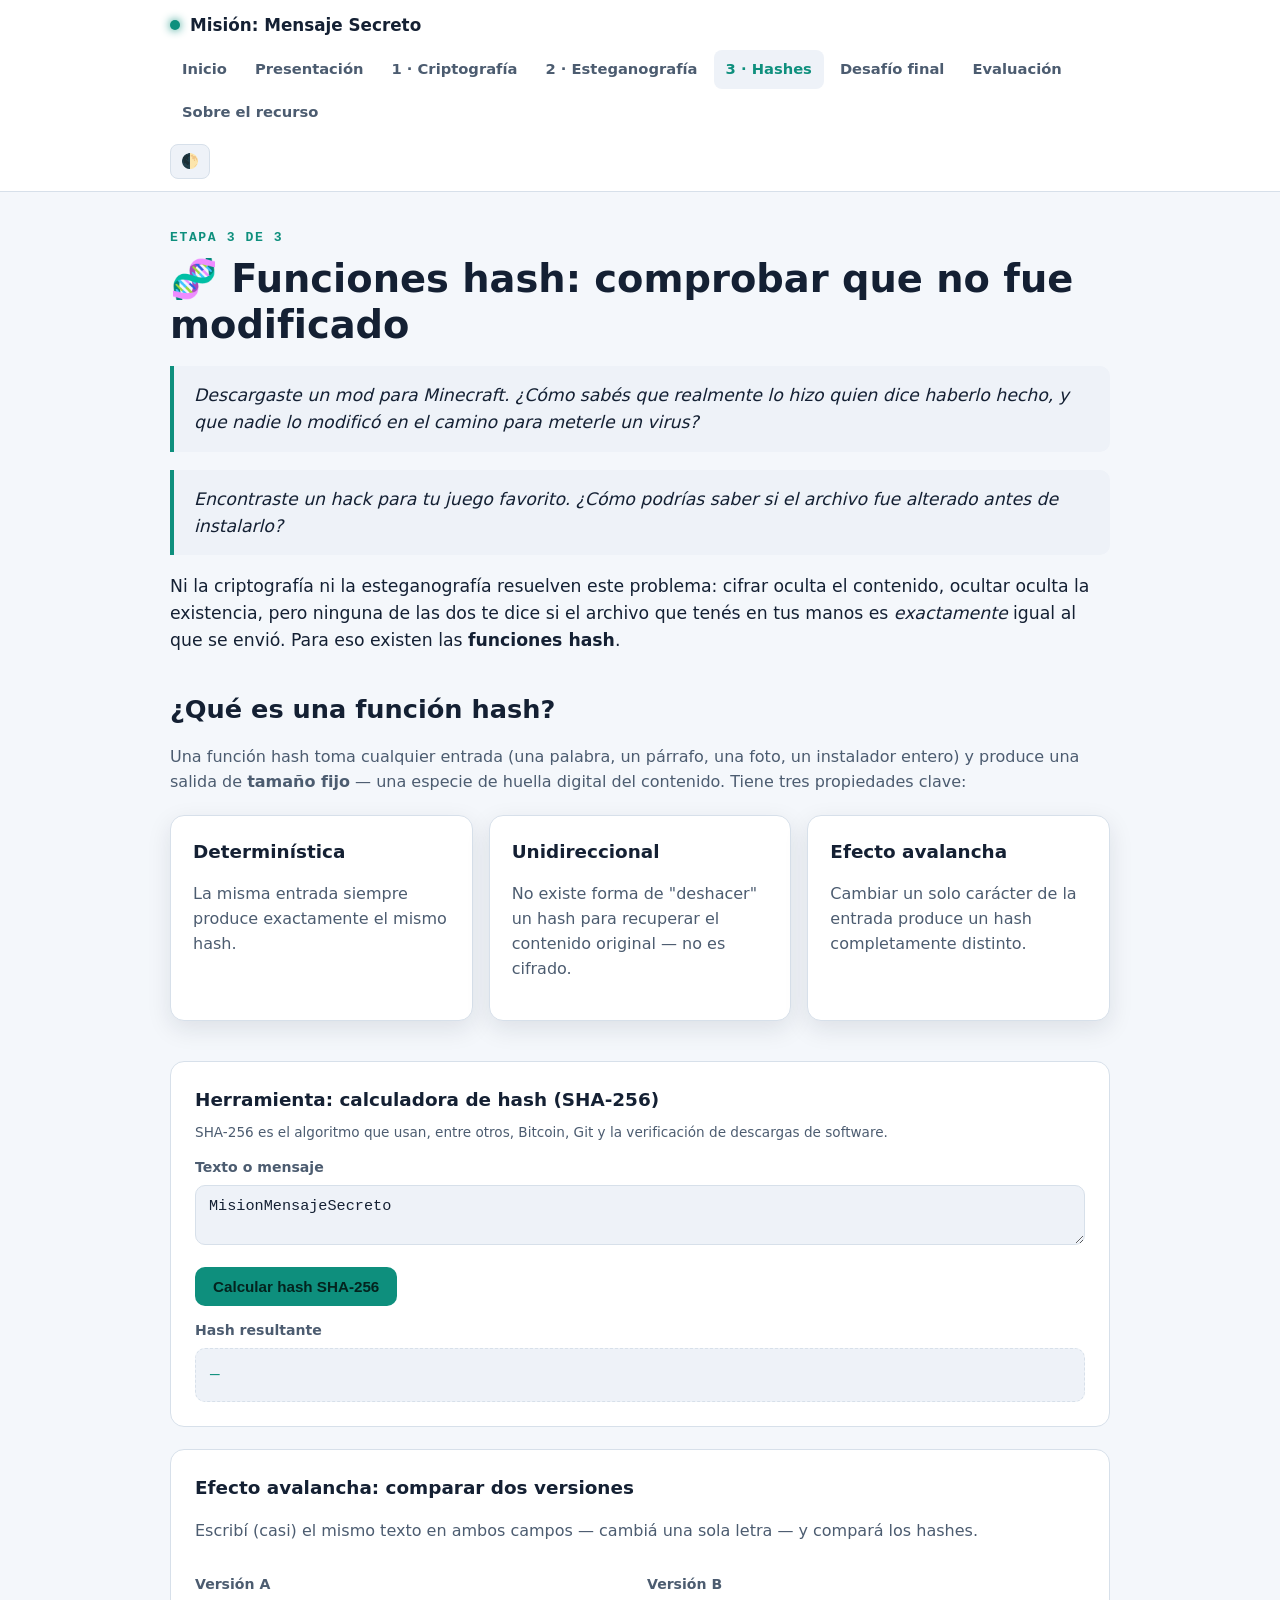
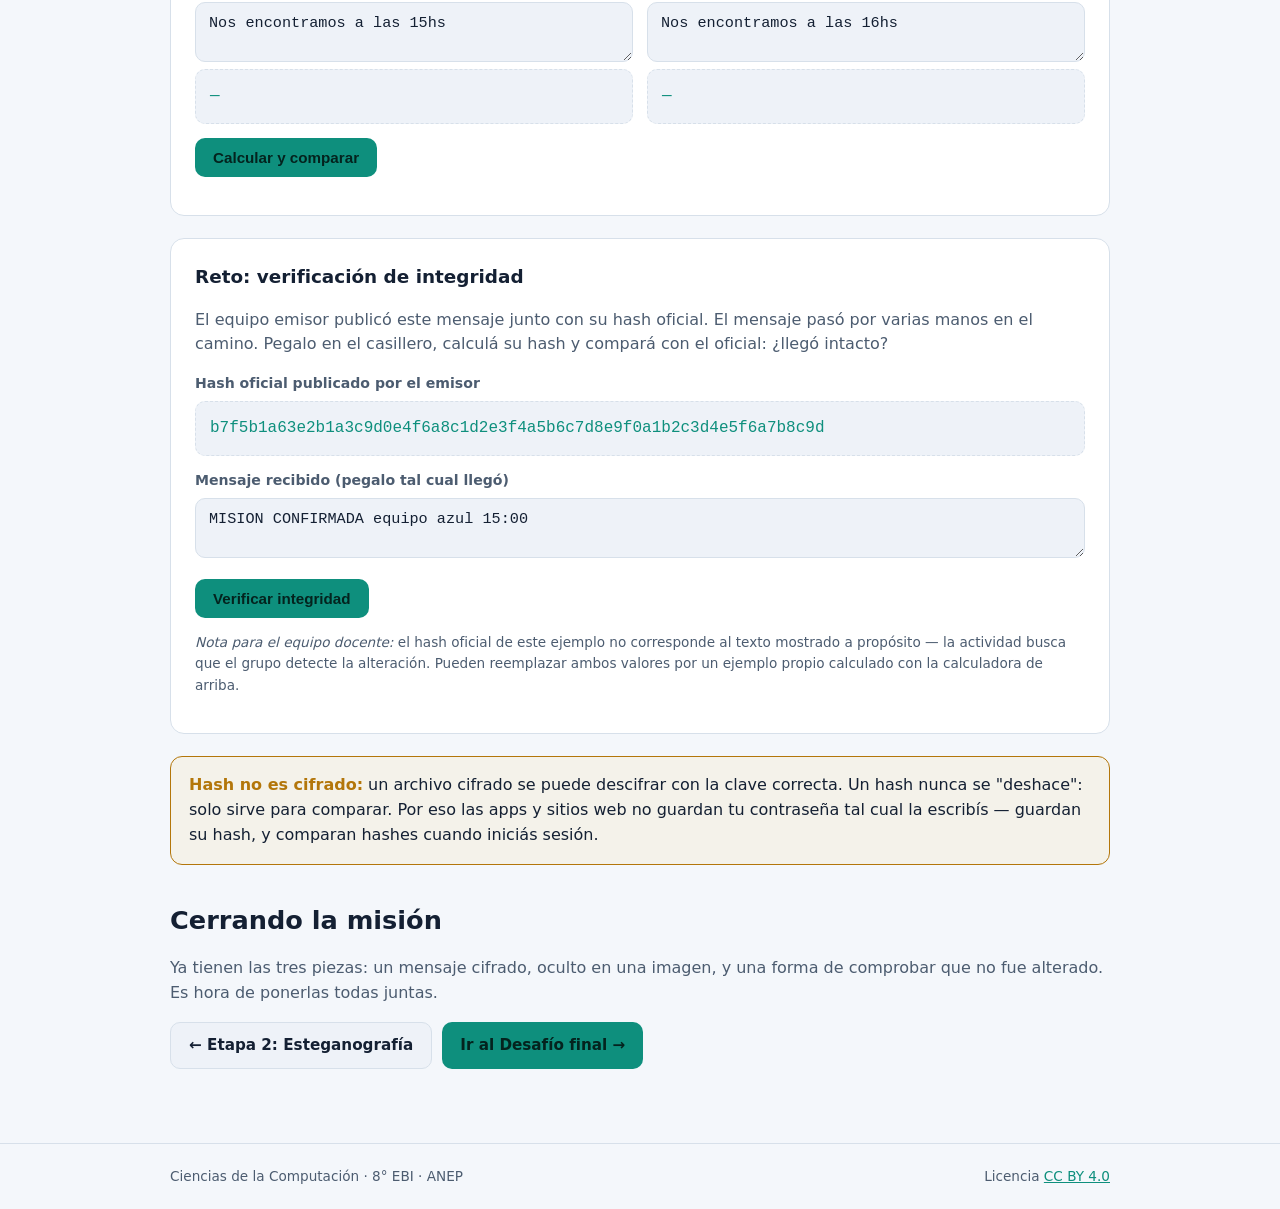
<file: hashes.html>
<!DOCTYPE html>
<html lang="es">
<head>
<meta charset="UTF-8">
<meta name="viewport" content="width=device-width, initial-scale=1.0">
<title>Etapa 3 · Funciones hash — Misión: Mensaje Secreto</title>
<link rel="stylesheet" href="../assets/style.css">
</head>
<body>

<header class="site">
  <div class="nav-row">
    <a class="brand" href="../index.html"><span class="dot"></span>Misión: Mensaje Secreto</a>
    <nav class="links">
      <a href="../index.html">Inicio</a>
      <a href="../presentacion.html">Presentación</a>
      <a href="criptografia.html">1 · Criptografía</a>
      <a href="esteganografia.html">2 · Esteganografía</a>
      <a href="hashes.html" class="active">3 · Hashes</a>
      <a href="desafio-final.html">Desafío final</a>
      <a href="../evaluacion.html">Evaluación</a>
      <a href="../recursos-docentes.html">Sobre el recurso</a>
    </nav>
    <button class="theme-toggle" onclick="toggleTheme()" aria-label="Cambiar tema">🌓</button>
  </div>
</header>

<main>
  <div class="container">
    <p class="eyebrow">Etapa 3 de 3</p>
    <h1>🧬 Funciones hash: comprobar que no fue modificado</h1>

    <blockquote class="question">
      Descargaste un mod para Minecraft. ¿Cómo sabés que realmente lo hizo quien dice haberlo hecho,
      y que nadie lo modificó en el camino para meterle un virus?
    </blockquote>
    <blockquote class="question">
      Encontraste un hack para tu juego favorito. ¿Cómo podrías saber si el archivo fue alterado
      antes de instalarlo?
    </blockquote>

    <p class="lead">
      Ni la criptografía ni la esteganografía resuelven este problema: cifrar oculta el contenido,
      ocultar oculta la existencia, pero ninguna de las dos te dice si el archivo que tenés en tus
      manos es <em>exactamente</em> igual al que se envió. Para eso existen las
      <strong>funciones hash</strong>.
    </p>

    <h2>¿Qué es una función hash?</h2>
    <p>Una función hash toma cualquier entrada (una palabra, un párrafo, una foto, un instalador entero)
    y produce una salida de <strong>tamaño fijo</strong> — una especie de huella digital del contenido.
    Tiene tres propiedades clave:</p>
    <div class="grid">
      <div class="card">
        <h3>Determinística</h3>
        <p>La misma entrada siempre produce exactamente el mismo hash.</p>
      </div>
      <div class="card">
        <h3>Unidireccional</h3>
        <p>No existe forma de "deshacer" un hash para recuperar el contenido original — no es cifrado.</p>
      </div>
      <div class="card">
        <h3>Efecto avalancha</h3>
        <p>Cambiar un solo carácter de la entrada produce un hash completamente distinto.</p>
      </div>
    </div>

    <div class="tool">
      <h3>Herramienta: calculadora de hash (SHA-256)</h3>
      <p class="hint">SHA-256 es el algoritmo que usan, entre otros, Bitcoin, Git y la verificación de descargas de software.</p>
      <label for="hash-texto">Texto o mensaje</label>
      <textarea id="hash-texto" rows="2" placeholder="Escribí algo...">MisionMensajeSecreto</textarea>
      <div class="btn-row">
        <button class="btn" onclick="calcularHashSimple()">Calcular hash SHA-256</button>
      </div>
      <label>Hash resultante</label>
      <div class="output-box" id="hash-simple-resultado">—</div>
    </div>

    <div class="tool">
      <h3>Efecto avalancha: comparar dos versiones</h3>
      <p>Escribí (casi) el mismo texto en ambos campos — cambiá una sola letra — y compará los hashes.</p>
      <div class="compare">
        <div>
          <label for="hash-a">Versión A</label>
          <textarea id="hash-a" rows="2">Nos encontramos a las 15hs</textarea>
          <div class="output-box" id="hash-a-out">—</div>
        </div>
        <div>
          <label for="hash-b">Versión B</label>
          <textarea id="hash-b" rows="2">Nos encontramos a las 16hs</textarea>
          <div class="output-box" id="hash-b-out">—</div>
        </div>
      </div>
      <div class="btn-row">
        <button class="btn" onclick="compararHashes()">Calcular y comparar</button>
      </div>
      <p id="compare-resultado" class="hint"></p>
    </div>

    <div class="tool">
      <h3>Reto: verificación de integridad</h3>
      <p>
        El equipo emisor publicó este mensaje junto con su hash oficial. El mensaje pasó por varias manos
        en el camino. Pegalo en el casillero, calculá su hash y compará con el oficial: ¿llegó intacto?
      </p>
      <label>Hash oficial publicado por el emisor</label>
      <div class="output-box">b7f5b1a63e2b1a3c9d0e4f6a8c1d2e3f4a5b6c7d8e9f0a1b2c3d4e5f6a7b8c9d</div>
      <label for="hash-recibido">Mensaje recibido (pegalo tal cual llegó)</label>
      <textarea id="hash-recibido" rows="2">MISION CONFIRMADA equipo azul 15:00</textarea>
      <div class="btn-row">
        <button class="btn" onclick="verificarIntegridad()">Verificar integridad</button>
      </div>
      <p id="verificacion-resultado" class="hint"></p>
      <p class="small">
        <em>Nota para el equipo docente:</em> el hash oficial de este ejemplo no corresponde al texto
        mostrado a propósito — la actividad busca que el grupo detecte la alteración. Pueden reemplazar
        ambos valores por un ejemplo propio calculado con la calculadora de arriba.
      </p>
    </div>

    <div class="callout warn">
      <strong>Hash no es cifrado:</strong> un archivo cifrado se puede descifrar con la clave correcta.
      Un hash nunca se "deshace": solo sirve para comparar. Por eso las apps y sitios web no guardan tu
      contraseña tal cual la escribís — guardan su hash, y comparan hashes cuando iniciás sesión.
    </div>

    <h2>Cerrando la misión</h2>
    <p>Ya tienen las tres piezas: un mensaje cifrado, oculto en una imagen, y una forma de comprobar que
    no fue alterado. Es hora de ponerlas todas juntas.</p>

    <div class="btn-row">
      <a class="btn secondary" href="esteganografia.html">← Etapa 2: Esteganografía</a>
      <a class="btn" href="desafio-final.html">Ir al Desafío final →</a>
    </div>
  </div>
</main>

<footer class="site">
  <div class="container">
    <span>Ciencias de la Computación · 8° EBI · ANEP</span>
    <span>Licencia <a href="../licencia.html">CC BY 4.0</a></span>
  </div>
</footer>

<script>
(function(){
  const stored = localStorage.getItem('theme');
  if (stored) document.documentElement.setAttribute('data-theme', stored);
})();
function toggleTheme(){
  const root = document.documentElement;
  const current = root.getAttribute('data-theme') || (window.matchMedia('(prefers-color-scheme: light)').matches ? 'light' : 'dark');
  const next = current === 'dark' ? 'light' : 'dark';
  root.setAttribute('data-theme', next);
  localStorage.setItem('theme', next);
}

async function sha256(texto){
  if (!window.crypto || !window.crypto.subtle){
    return '(esta herramienta necesita ejecutarse con HTTPS; al publicar el sitio en GitHub Pages funciona automáticamente)';
  }
  const enc = new TextEncoder().encode(texto);
  const buffer = await crypto.subtle.digest('SHA-256', enc);
  return Array.from(new Uint8Array(buffer)).map(b => b.toString(16).padStart(2, '0')).join('');
}

async function calcularHashSimple(){
  const texto = document.getElementById('hash-texto').value;
  document.getElementById('hash-simple-resultado').textContent = await sha256(texto);
}

async function compararHashes(){
  const a = document.getElementById('hash-a').value;
  const b = document.getElementById('hash-b').value;
  const hashA = await sha256(a);
  const hashB = await sha256(b);
  document.getElementById('hash-a-out').textContent = hashA;
  document.getElementById('hash-b-out').textContent = hashB;
  const resultado = document.getElementById('compare-resultado');
  if (a === b) {
    resultado.innerHTML = '<span class="status-ok">Los textos son idénticos → los hashes coinciden.</span>';
  } else if (hashA === hashB) {
    resultado.innerHTML = '<span class="status-bad">Raro: textos distintos con el mismo hash (no debería pasar con SHA-256).</span>';
  } else {
    resultado.innerHTML = '<span class="status-bad">Los hashes son completamente distintos, aunque el texto casi no cambió: eso es el efecto avalancha.</span>';
  }
}

async function verificarIntegridad(){
  const oficial = 'b7f5b1a63e2b1a3c9d0e4f6a8c1d2e3f4a5b6c7d8e9f0a1b2c3d4e5f6a7b8c9d';
  const recibido = document.getElementById('hash-recibido').value;
  const hashRecibido = await sha256(recibido);
  const resultado = document.getElementById('verificacion-resultado');
  if (hashRecibido === oficial) {
    resultado.innerHTML = '<span class="status-ok">✔ El hash coincide: el mensaje llegó intacto.</span>';
  } else {
    resultado.innerHTML = '<span class="status-bad">✘ El hash NO coincide (' + hashRecibido.slice(0,16) + '…): el mensaje fue alterado en el camino, o el hash oficial no corresponde a este texto.</span>';
  }
}
</script>
</body>
</html>
</file>
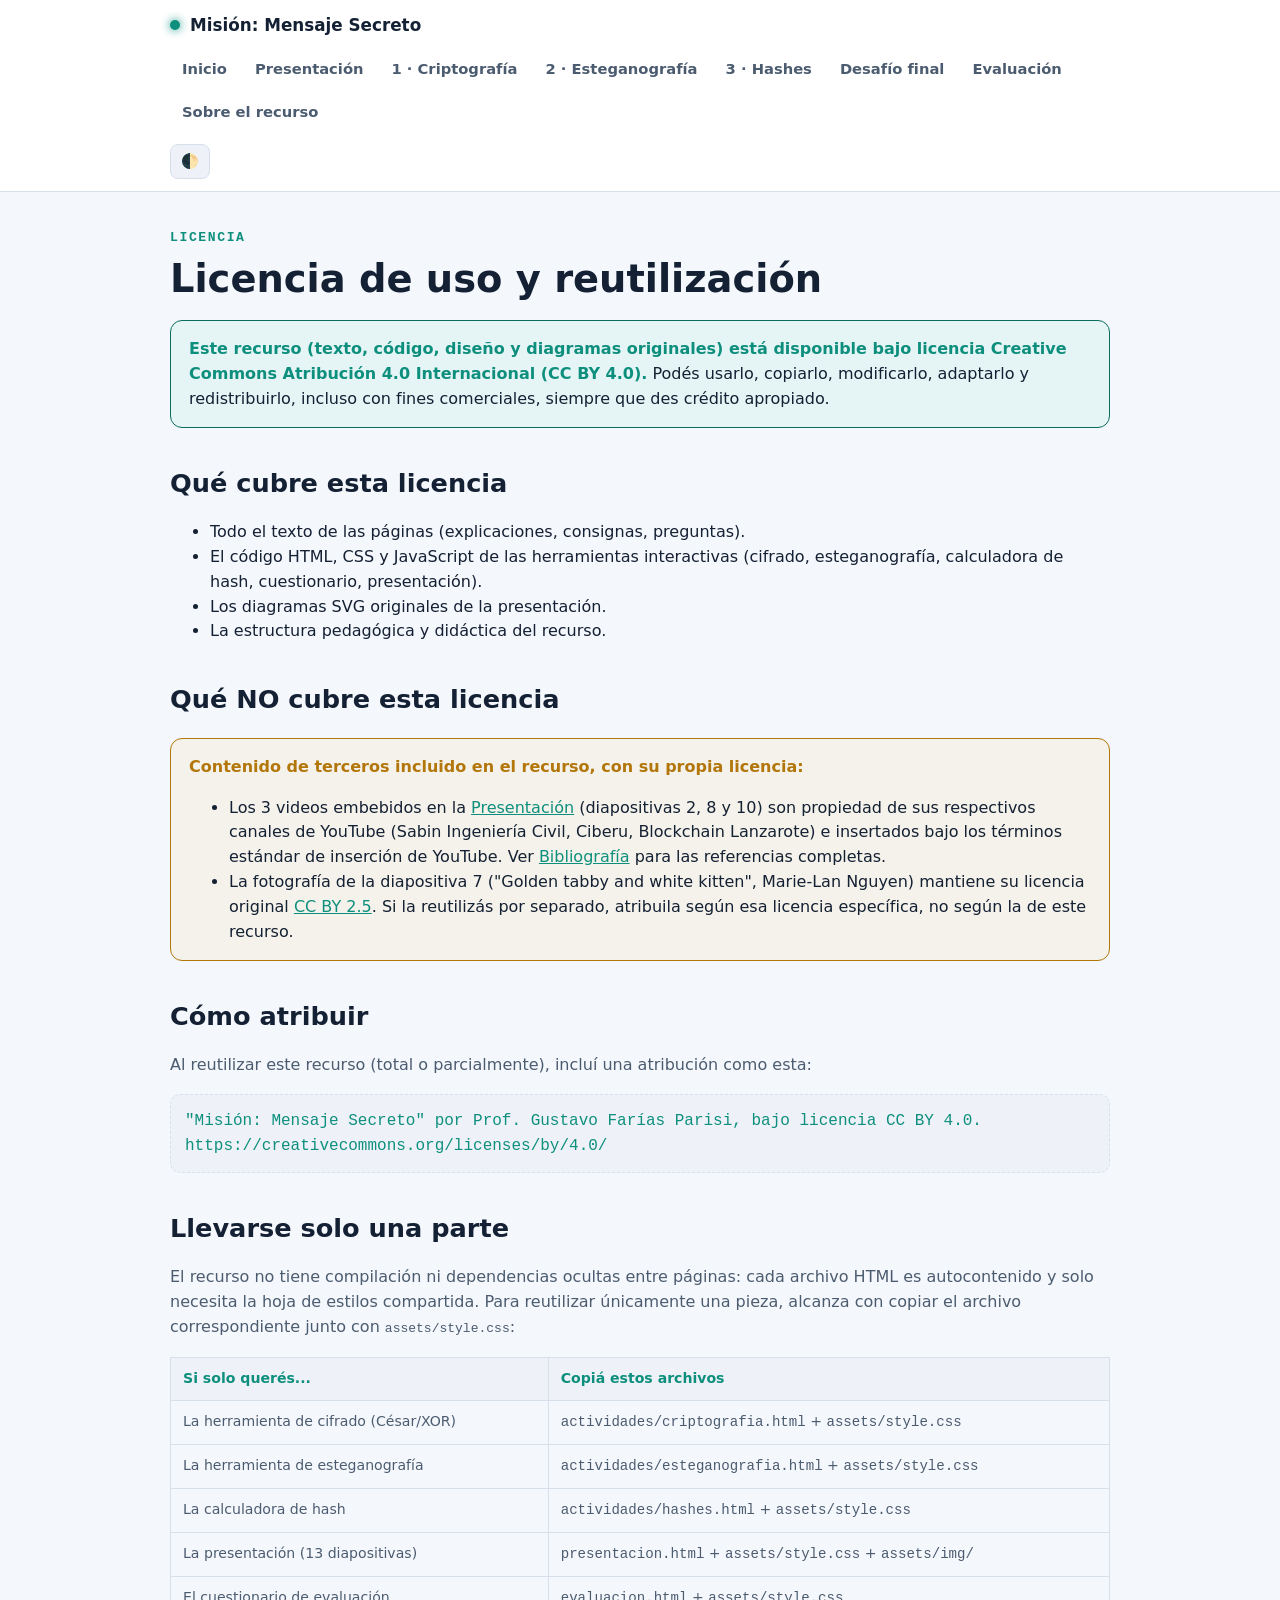
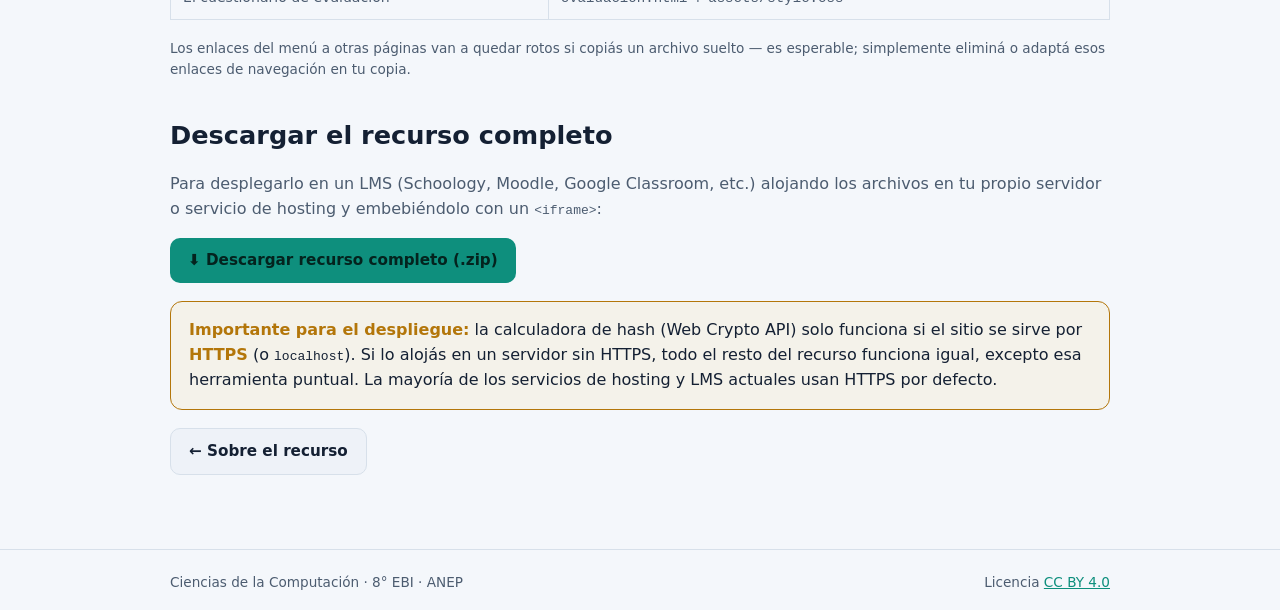
<file: licencia.html>
<!DOCTYPE html>
<html lang="es">
<head>
<meta charset="UTF-8">
<meta name="viewport" content="width=device-width, initial-scale=1.0">
<title>Licencia — Misión: Mensaje Secreto</title>
<link rel="stylesheet" href="assets/style.css">
</head>
<body>

<header class="site">
  <div class="nav-row">
    <a class="brand" href="index.html"><span class="dot"></span>Misión: Mensaje Secreto</a>
    <nav class="links">
      <a href="index.html">Inicio</a>
      <a href="presentacion.html">Presentación</a>
      <a href="actividades/criptografia.html">1 · Criptografía</a>
      <a href="actividades/esteganografia.html">2 · Esteganografía</a>
      <a href="actividades/hashes.html">3 · Hashes</a>
      <a href="actividades/desafio-final.html">Desafío final</a>
      <a href="evaluacion.html">Evaluación</a>
      <a href="recursos-docentes.html">Sobre el recurso</a>
    </nav>
    <button class="theme-toggle" onclick="toggleTheme()" aria-label="Cambiar tema">🌓</button>
  </div>
</header>

<main>
  <div class="container">
    <p class="eyebrow">Licencia</p>
    <h1>Licencia de uso y reutilización</h1>

    <div class="callout">
      <strong>Este recurso (texto, código, diseño y diagramas originales) está disponible bajo licencia
      Creative Commons Atribución 4.0 Internacional (CC BY 4.0).</strong> Podés usarlo, copiarlo,
      modificarlo, adaptarlo y redistribuirlo, incluso con fines comerciales, siempre que des crédito
      apropiado.
    </div>

    <h2>Qué cubre esta licencia</h2>
    <ul>
      <li>Todo el texto de las páginas (explicaciones, consignas, preguntas).</li>
      <li>El código HTML, CSS y JavaScript de las herramientas interactivas (cifrado, esteganografía,
      calculadora de hash, cuestionario, presentación).</li>
      <li>Los diagramas SVG originales de la presentación.</li>
      <li>La estructura pedagógica y didáctica del recurso.</li>
    </ul>

    <h2>Qué NO cubre esta licencia</h2>
    <div class="callout warn">
      <p style="margin-top:0;"><strong>Contenido de terceros incluido en el recurso, con su propia licencia:</strong></p>
      <ul style="margin-bottom:0;">
        <li>
          Los 3 videos embebidos en la <a href="presentacion.html">Presentación</a> (diapositivas 2, 8 y 10)
          son propiedad de sus respectivos canales de YouTube (Sabin Ingeniería Civil, Ciberu, Blockchain
          Lanzarote) e insertados bajo los términos estándar de inserción de YouTube. Ver
          <a href="bibliografia.html">Bibliografía</a> para las referencias completas.
        </li>
        <li>
          La fotografía de la diapositiva 7 ("Golden tabby and white kitten", Marie-Lan Nguyen) mantiene su
          licencia original
          <a href="https://creativecommons.org/licenses/by/2.5/" target="_blank" rel="noopener">CC BY 2.5</a>.
          Si la reutilizás por separado, atribuila según esa licencia específica, no según la de este recurso.
        </li>
      </ul>
    </div>

    <h2>Cómo atribuir</h2>
    <p>Al reutilizar este recurso (total o parcialmente), incluí una atribución como esta:</p>
    <div class="output-box">"Misión: Mensaje Secreto" por Prof. Gustavo Farías Parisi, bajo licencia CC BY 4.0.
https://creativecommons.org/licenses/by/4.0/</div>

    <h2>Llevarse solo una parte</h2>
    <p>
      El recurso no tiene compilación ni dependencias ocultas entre páginas: cada archivo HTML es
      autocontenido y solo necesita la hoja de estilos compartida. Para reutilizar únicamente una pieza,
      alcanza con copiar el archivo correspondiente junto con <code>assets/style.css</code>:
    </p>
    <table class="rubric">
      <thead><tr><th>Si solo querés...</th><th>Copiá estos archivos</th></tr></thead>
      <tbody>
        <tr>
          <td>La herramienta de cifrado (César/XOR)</td>
          <td><code>actividades/criptografia.html</code> + <code>assets/style.css</code></td>
        </tr>
        <tr>
          <td>La herramienta de esteganografía</td>
          <td><code>actividades/esteganografia.html</code> + <code>assets/style.css</code></td>
        </tr>
        <tr>
          <td>La calculadora de hash</td>
          <td><code>actividades/hashes.html</code> + <code>assets/style.css</code></td>
        </tr>
        <tr>
          <td>La presentación (13 diapositivas)</td>
          <td><code>presentacion.html</code> + <code>assets/style.css</code> + <code>assets/img/</code></td>
        </tr>
        <tr>
          <td>El cuestionario de evaluación</td>
          <td><code>evaluacion.html</code> + <code>assets/style.css</code></td>
        </tr>
      </tbody>
    </table>
    <p class="hint">
      Los enlaces del menú a otras páginas van a quedar rotos si copiás un archivo suelto — es esperable;
      simplemente eliminá o adaptá esos enlaces de navegación en tu copia.
    </p>

    <h2>Descargar el recurso completo</h2>
    <p>
      Para desplegarlo en un LMS (Schoology, Moodle, Google Classroom, etc.) alojando los archivos en tu
      propio servidor o servicio de hosting y embebiéndolo con un <code>&lt;iframe&gt;</code>:
    </p>
    <div class="btn-row">
      <a class="btn" href="descargas/mision-mensaje-secreto8vo.zip" download>⬇ Descargar recurso completo (.zip)</a>
    </div>
    <div class="callout warn">
      <strong>Importante para el despliegue:</strong> la calculadora de hash (Web Crypto API) solo
      funciona si el sitio se sirve por <strong>HTTPS</strong> (o <code>localhost</code>). Si lo alojás
      en un servidor sin HTTPS, todo el resto del recurso funciona igual, excepto esa herramienta puntual.
      La mayoría de los servicios de hosting y LMS actuales usan HTTPS por defecto.
    </div>

    <div class="btn-row">
      <a class="btn secondary" href="recursos-docentes.html">← Sobre el recurso</a>
    </div>
  </div>
</main>

<footer class="site">
  <div class="container">
    <span>Ciencias de la Computación · 8° EBI · ANEP</span>
    <span>Licencia <a href="licencia.html">CC BY 4.0</a></span>
  </div>
</footer>

<script>
(function(){
  const stored = localStorage.getItem('theme');
  if (stored) document.documentElement.setAttribute('data-theme', stored);
})();
function toggleTheme(){
  const root = document.documentElement;
  const current = root.getAttribute('data-theme') || (window.matchMedia('(prefers-color-scheme: light)').matches ? 'light' : 'dark');
  const next = current === 'dark' ? 'light' : 'dark';
  root.setAttribute('data-theme', next);
  localStorage.setItem('theme', next);
}
</script>
</body>
</html>
</file>
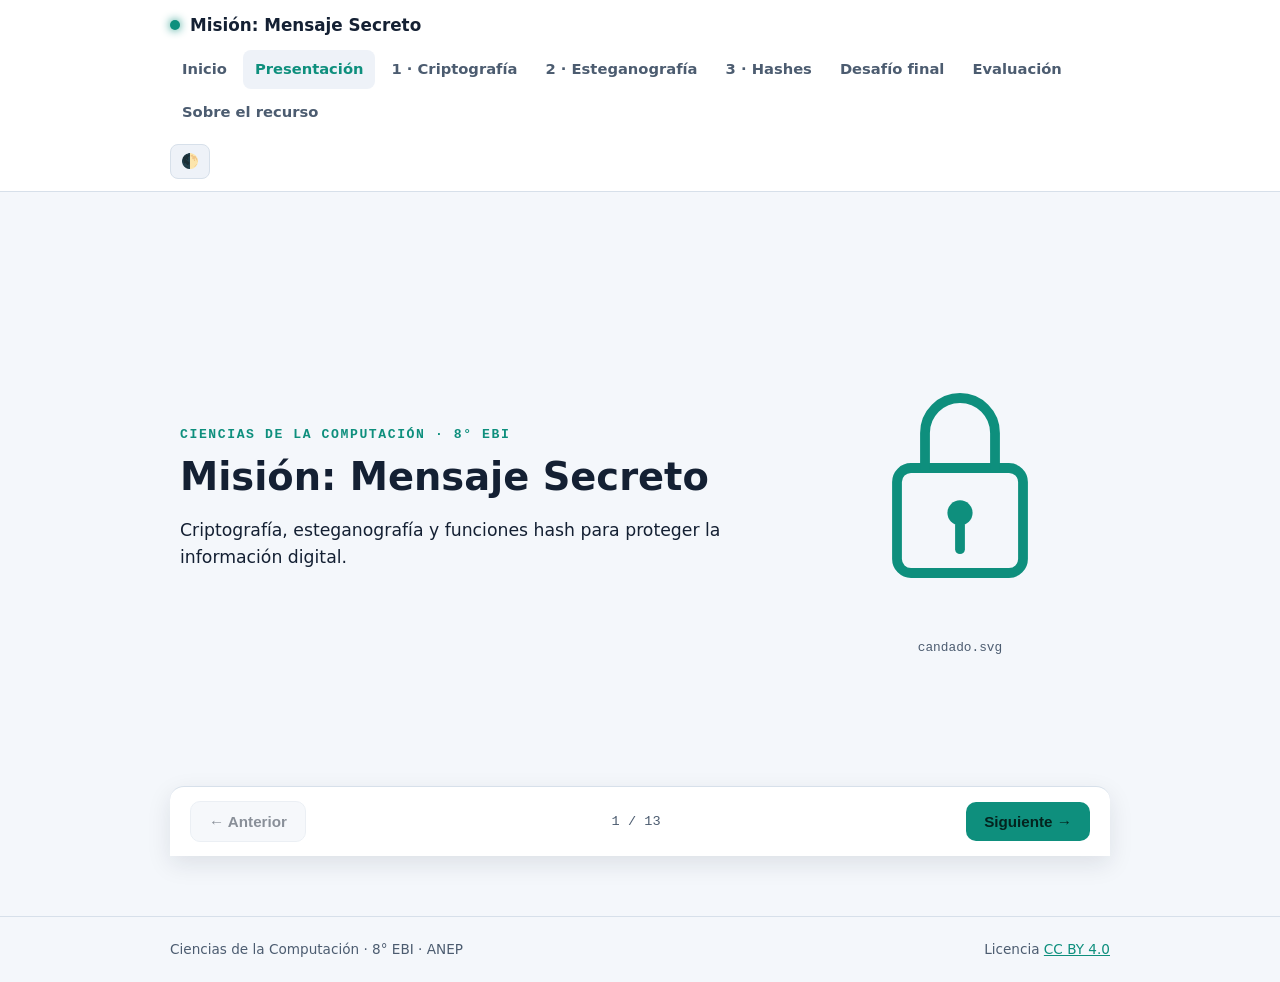
<file: presentacion.html>
<!DOCTYPE html>
<html lang="es">
<head>
<meta charset="UTF-8">
<meta name="viewport" content="width=device-width, initial-scale=1.0">
<title>Presentación — Misión: Mensaje Secreto</title>
<meta name="description" content="Presentación de 13 diapositivas con texto, diagramas e indicaciones de video (formato DUA) para el recurso Misión: Mensaje Secreto.">
<link rel="stylesheet" href="assets/style.css">
</head>
<body>

<header class="site">
  <div class="nav-row">
    <a class="brand" href="index.html"><span class="dot"></span>Misión: Mensaje Secreto</a>
    <nav class="links">
      <a href="index.html">Inicio</a>
      <a href="presentacion.html" class="active">Presentación</a>
      <a href="actividades/criptografia.html">1 · Criptografía</a>
      <a href="actividades/esteganografia.html">2 · Esteganografía</a>
      <a href="actividades/hashes.html">3 · Hashes</a>
      <a href="actividades/desafio-final.html">Desafío final</a>
      <a href="evaluacion.html">Evaluación</a>
      <a href="recursos-docentes.html">Sobre el recurso</a>
    </nav>
    <button class="theme-toggle" onclick="toggleTheme()" aria-label="Cambiar tema">🌓</button>
  </div>
</header>

<main>
  <div class="container deck">

    <!-- 1 -->
    <section class="slide active">
      <div class="slide-flex">
        <div class="slide-text">
          <p class="eyebrow">Ciencias de la Computación · 8° EBI</p>
          <h1>Misión: Mensaje Secreto</h1>
          <p class="lead">Criptografía, esteganografía y funciones hash para proteger la información digital.</p>
        </div>
        <div class="slide-media">
          <svg class="diagram" viewBox="0 0 200 200" fill="none" stroke="currentColor" stroke-width="7" stroke-linecap="round" stroke-linejoin="round">
            <rect x="55" y="90" width="90" height="75" rx="10"/>
            <path d="M75 90 V65 a25 25 0 0 1 50 0 V90"/>
            <circle cx="100" cy="122" r="9" fill="currentColor" stroke="none"/>
            <path d="M100 131 V148" />
          </svg>
          <p class="diagram-caption">candado.svg</p>
        </div>
      </div>
    </section>

    <!-- 2 -->
    <section class="slide">
      <div class="slide-flex">
        <div class="slide-text">
          <p class="eyebrow">Pregunta disparadora</p>
          <h1>¿Qué pasa realmente con un mensaje desde que lo enviamos hasta que llega a la otra persona?</h1>
          <p>Entre que tocamos "enviar" y el mensaje aparece en la otra pantalla, esa información viaja
          por redes que no controlamos, pasando por servidores y dispositivos intermedios — cualquiera
          de esos puntos es, en teoría, un lugar donde alguien podría leerla, copiarla o cambiarla.</p>
        </div>
        <div class="slide-media">
          <svg class="diagram" viewBox="0 0 220 160" fill="none" stroke="currentColor" stroke-width="6" stroke-linecap="round" stroke-linejoin="round">
            <rect x="10" y="55" width="34" height="60" rx="6"/>
            <rect x="176" y="55" width="34" height="60" rx="6"/>
            <path d="M50 85 H170" stroke-dasharray="6 8"/>
            <path d="M150 75 L170 85 L150 95" fill="none"/>
            <circle class="accent2" cx="108" cy="55" r="16" stroke="currentColor"/>
            <path class="accent2" d="M98 55 a10 8 0 0 1 20 0" />
            <circle class="accent2" cx="108" cy="55" r="4" fill="currentColor" stroke="none"/>
          </svg>
          <p class="diagram-caption">mensaje_en_transito.svg</p>
        </div>
      </div>
      <div class="video-embed">
        <iframe src="https://www.youtube.com/embed/rw41W8crZ_Y?si=JRechaFiL7vWf5v8" title="¿Cómo funciona Internet? — video educativo" frameborder="0" allow="accelerometer; autoplay; clipboard-write; encrypted-media; gyroscope; picture-in-picture; web-share" referrerpolicy="strict-origin-when-cross-origin" allowfullscreen></iframe>
      </div>
    </section>

    <!-- 3 -->
    <section class="slide">
      <h2>Situaciones cotidianas</h2>
      <div class="grid">
        <div class="card">
          <svg class="diagram" style="max-width:70px" viewBox="0 0 100 100" fill="none" stroke="currentColor" stroke-width="7" stroke-linecap="round" stroke-linejoin="round">
            <path d="M15 20 h70 a8 8 0 0 1 8 8 v40 a8 8 0 0 1 -8 8 H40 L20 90 V76 H15 a8 8 0 0 1 -8 -8 V28 a8 8 0 0 1 8 -8 Z"/>
          </svg>
          <p>¿Cómo hace WhatsApp para que solo la persona destinataria pueda leer un mensaje?</p>
        </div>
        <div class="card">
          <svg class="diagram" style="max-width:70px" viewBox="0 0 100 100" fill="none" stroke="currentColor" stroke-width="7" stroke-linecap="round" stroke-linejoin="round">
            <path d="M50 10 L85 25 V50 c0 25 -15 38 -35 45 c-20 -7 -35 -20 -35 -45 V25 Z"/>
            <path d="M35 50 l11 11 l22 -24"/>
          </svg>
          <p>¿Cómo sabe tu celular que una actualización no fue modificada antes de instalarla?</p>
        </div>
        <div class="card">
          <svg class="diagram" style="max-width:70px" viewBox="0 0 100 100" fill="none" stroke="currentColor" stroke-width="7" stroke-linecap="round" stroke-linejoin="round">
            <rect x="25" y="42" width="50" height="42" rx="8"/>
            <path d="M38 42 V30 a12 12 0 0 1 24 0 v12"/>
            <circle cx="50" cy="62" r="5" fill="currentColor" stroke="none"/>
          </svg>
          <p>¿Cómo envían información sensible los bancos o las tiendas cuando hacés una compra por Internet?</p>
        </div>
      </div>
    </section>

    <!-- 4 -->
    <section class="slide">
      <div class="slide-flex">
        <div class="slide-text">
          <p class="eyebrow">La misión</p>
          <h1>Enviar un mensaje secreto a otro equipo</h1>
          <ul>
            <li>Que no pueda ser <strong>leído</strong> si alguien lo intercepta.</li>
            <li>Que no pueda ser <strong>descubierto</strong> aunque nadie lo lea.</li>
            <li>Que se pueda comprobar que no fue <strong>modificado</strong> en el camino.</li>
          </ul>
        </div>
        <div class="slide-media">
          <svg class="diagram" viewBox="0 0 200 200" fill="none" stroke="currentColor" stroke-width="7" stroke-linecap="round" stroke-linejoin="round">
            <circle cx="60" cy="55" r="30"/>
            <path d="M45 55 h30 M30 40 L90 70 M30 70 L90 40" class="accent2"/>
            <path d="M60 115 a30 30 0 1 0 0.1 0" transform="translate(0 45)"/>
            <path d="M45 145 q15 -18 30 0" />
            <path d="M55 165 h10" class="accent2"/>
            <rect x="130" y="20" width="60" height="60" rx="10"/>
            <path d="M145 20 V8 a15 15 0 0 1 30 0 v12"/>
            <path d="M150 155 l14 14 l26 -30" class="accent2" transform="translate(0 0)"/>
            <circle cx="160" cy="160" r="32" transform="translate(0 -5)"/>
          </svg>
          <p class="diagram-caption">leer_x · descubrir_x · verificar_ok</p>
        </div>
      </div>
    </section>

    <!-- 5 -->
    <section class="slide">
      <div class="slide-flex">
        <div class="slide-text">
          <p class="eyebrow">Etapa 1</p>
          <h1>🔐 Criptografía</h1>
          <blockquote class="question">¿Cómo hacemos para que nadie pueda leer nuestro mensaje si alguien lo intercepta?</blockquote>
          <blockquote class="question">¿Alcanza con ponerle una contraseña a un archivo?</blockquote>
        </div>
        <div class="slide-media">
          <svg class="diagram" viewBox="0 0 200 120" fill="none" stroke="currentColor" stroke-width="7" stroke-linecap="round" stroke-linejoin="round">
            <circle cx="45" cy="60" r="30"/>
            <circle cx="45" cy="60" r="9" fill="currentColor" stroke="none"/>
            <path d="M75 60 H180" class="accent2"/>
            <path d="M120 60 v18 M150 60 v18 M180 60 v-14 h-14" class="accent2"/>
          </svg>
          <p class="diagram-caption">llave.svg</p>
        </div>
      </div>
    </section>

    <!-- 6 -->
    <section class="slide">
      <h2>Contraseña de archivo ≠ cifrado</h2>
      <div class="slide-flex">
        <div class="slide-text">
          <ul>
            <li>Una contraseña controla <strong>quién puede abrir</strong> el archivo.</li>
            <li>Cifrar <strong>transforma el contenido</strong> mismo, con una clave.</li>
            <li>Cifrado simétrico: la misma clave sirve para cifrar y para descifrar (así funciona WhatsApp).</li>
            <li>Herramientas del recurso: cifrado César (didáctico) y cifrado XOR.</li>
          </ul>
        </div>
        <div class="slide-media">
          <svg class="diagram" viewBox="0 0 220 100" fill="none" stroke="currentColor" stroke-width="5" stroke-linecap="round" stroke-linejoin="round">
            <text x="8" y="30" font-family="monospace" font-size="20" stroke="none" fill="currentColor">HOLA</text>
            <path d="M75 24 h30" class="accent2"/>
            <path d="M95 17 l12 7 l-12 7" class="accent2" fill="none"/>
            <text x="120" y="30" font-family="monospace" font-size="20" stroke="none" fill="currentColor" class="accent2">KRÑD</text>
            <text x="8" y="80" font-family="monospace" font-size="12" stroke="none" fill="currentColor">clave: desplazamiento 3</text>
          </svg>
          <p class="diagram-caption">cifrado_cesar_ejemplo.svg</p>
        </div>
      </div>
    </section>

    <!-- 7 -->
    <section class="slide">
      <div class="slide-flex">
        <div class="slide-text">
          <p class="eyebrow">Etapa 2</p>
          <h1>🖼️ Esteganografía</h1>
          <blockquote class="question">Si el mensaje ya está cifrado, ¿todos saben igual que estamos enviando algo secreto?</blockquote>
          <blockquote class="question">¿Qué pasaría si además de cifrarlo pudiéramos ocultar que existe?</blockquote>
        </div>
        <div class="slide-media">
          <img class="slide-photo" src="assets/img/gatito-cc-by-marie-lan-nguyen.jpg" alt="Gatito atigrado y blanco mirando de frente, apoyado sobre una superficie clara">
          <p class="photo-credit">Foto: Marie-Lan Nguyen / Wikimedia Commons ·
          <a href="https://creativecommons.org/licenses/by/2.5/" target="_blank" rel="noopener">CC BY 2.5</a></p>
        </div>
      </div>
    </section>

    <!-- 8 -->
    <section class="slide">
      <h2>Ocultar dentro de una imagen</h2>
      <div class="slide-flex">
        <div class="slide-text">
          <ul>
            <li>Cada píxel se guarda como tres números: rojo, verde, azul (0 a 255).</li>
            <li>En binario, cada número son 8 bits: por ejemplo <code>11010010</code>.</li>
            <li>Cambiar el <strong>último bit</strong> (el menos significativo) es invisible al ojo humano.</li>
            <li>Ahí se puede "esconder" un mensaje, un bit por cada canal de color de cada píxel.</li>
          </ul>
        </div>
        <div class="slide-media">
          <svg class="diagram" viewBox="0 0 220 90" fill="none" stroke="currentColor" stroke-width="4" stroke-linecap="round" stroke-linejoin="round">
            <g font-family="monospace" font-size="22" stroke="none" fill="currentColor">
              <text x="0" y="35">1 1 0 1 0 0 1</text>
            </g>
            <rect x="176" y="10" width="26" height="30" rx="4" class="accent2" fill="none" stroke="currentColor" stroke-width="4"/>
            <text x="182" y="34" font-family="monospace" font-size="22" stroke="none" fill="currentColor" class="accent2">0</text>
            <path d="M186 46 v14" class="accent2"/>
            <text x="150" y="80" font-family="monospace" font-size="11" stroke="none" fill="currentColor" class="accent2">bit del mensaje secreto</text>
          </svg>
          <p class="diagram-caption">byte_de_color_con_lsb.svg</p>
        </div>
      </div>
      <div class="video-embed">
        <iframe src="https://www.youtube.com/embed/MwIDSCIQOoY?si=lp9EiCZovenj9TTR" title="El Arte de Ocultar Mensajes Secretos a Plena Vista | Ciberseguridad" frameborder="0" allow="accelerometer; autoplay; clipboard-write; encrypted-media; gyroscope; picture-in-picture; web-share" referrerpolicy="strict-origin-when-cross-origin" allowfullscreen></iframe>
      </div>
    </section>

    <!-- 9 -->
    <section class="slide">
      <div class="slide-flex">
        <div class="slide-text">
          <p class="eyebrow">Etapa 3</p>
          <h1>🧬 Funciones hash</h1>
          <blockquote class="question">Descargaste un mod para Minecraft. ¿Cómo sabés que nadie lo modificó para meterle un virus?</blockquote>
        </div>
        <div class="slide-media">
          <svg class="diagram" viewBox="0 0 160 200" fill="none" stroke="currentColor" stroke-width="6" stroke-linecap="round" stroke-linejoin="round">
            <path d="M40 30 a40 40 0 0 1 80 0 v50 a40 60 0 0 1 -20 100"/>
            <path d="M55 30 a25 25 0 0 1 50 0 v55 a25 70 0 0 1 -12 95" class="accent2"/>
            <path d="M65 35 a15 15 0 0 1 30 0 v60 a15 80 0 0 1 -6 90"/>
            <path d="M75 40 v130" class="accent2"/>
          </svg>
          <p class="diagram-caption">huella_digital.svg</p>
        </div>
      </div>
    </section>

    <!-- 10 -->
    <section class="slide">
      <h2>Una huella digital del contenido</h2>
      <div class="slide-flex">
        <div class="slide-text">
          <ul>
            <li><strong>Determinística:</strong> la misma entrada siempre da el mismo hash.</li>
            <li><strong>Unidireccional:</strong> no se puede "deshacer" para recuperar el original — no es cifrado.</li>
            <li><strong>Efecto avalancha:</strong> un solo carácter distinto cambia el hash por completo.</li>
            <li>Ejemplo cotidiano: los sitios web guardan el hash de tu contraseña, no la contraseña misma.</li>
          </ul>
        </div>
        <div class="slide-media">
          <svg class="diagram" viewBox="0 0 220 130" fill="none" stroke="currentColor" stroke-width="5" stroke-linecap="round" stroke-linejoin="round">
            <rect x="4" y="10" width="70" height="26" rx="6"/>
            <text x="14" y="27" font-family="monospace" font-size="12" stroke="none" fill="currentColor">"hola"</text>
            <rect x="4" y="60" width="70" height="26" rx="6" class="accent2"/>
            <text x="14" y="77" font-family="monospace" font-size="12" stroke="none" fill="currentColor" class="accent2">"holA"</text>
            <path d="M78 23 H130 M78 73 H130" stroke-dasharray="4 6"/>
            <rect x="130" y="45" width="50" height="40" rx="8"/>
            <text x="138" y="70" font-family="monospace" font-size="11" stroke="none" fill="currentColor">SHA-256</text>
            <path d="M184 65 H210"/>
            <path d="M195 58 l12 7 l-12 7"/>
          </svg>
          <p class="diagram-caption">entrada_parecida_salida_distinta.svg</p>
        </div>
      </div>
      <div class="video-embed">
        <iframe src="https://www.youtube.com/embed/Whj2sm6WJ-o?si=P-pRdJJlDeIg3dGp" title="Efecto avalancha y colisiones de las funciones hash" frameborder="0" allow="accelerometer; autoplay; clipboard-write; encrypted-media; gyroscope; picture-in-picture; web-share" referrerpolicy="strict-origin-when-cross-origin" allowfullscreen></iframe>
      </div>
    </section>

    <!-- 11 -->
    <section class="slide">
      <div class="slide-flex">
        <div class="slide-text">
          <p class="eyebrow">Desafío final</p>
          <h1>Las tres técnicas juntas</h1>
          <ul>
            <li>Equipo A: cifra → oculta en una imagen → calcula el hash del mensaje original.</li>
            <li>Equipo B: revela la imagen → descifra con la clave acordada → verifica el hash.</li>
            <li>La clave se acuerda en persona, antes de empezar — nunca viaja junto al mensaje.</li>
          </ul>
        </div>
        <div class="slide-media">
          <svg class="diagram" viewBox="0 0 220 120" fill="none" stroke="currentColor" stroke-width="6" stroke-linecap="round" stroke-linejoin="round">
            <circle cx="30" cy="60" r="20"/>
            <circle cx="190" cy="60" r="20" class="accent2"/>
            <rect x="80" y="40" width="60" height="40" rx="8" stroke-dasharray="5 6"/>
            <path d="M50 60 H80 M140 60 H170" />
            <path d="M158 53 l12 7 l-12 7"/>
            <text x="90" y="65" font-family="monospace" font-size="11" stroke="none" fill="currentColor">🔒🖼️#</text>
          </svg>
          <p class="diagram-caption">intercambio_entre_equipos.svg</p>
        </div>
      </div>
    </section>

    <!-- 12 -->
    <section class="slide">
      <h2>Para cerrar</h2>
      <blockquote class="question">¿Por qué en la vida real no se usa una sola de estas técnicas?</blockquote>
      <blockquote class="question">¿Qué aplicaciones que usamos todos los días creen que las usan?</blockquote>
    </section>

    <!-- 13 -->
    <section class="slide">
      <div class="slide-flex">
        <div class="slide-text">
          <p class="eyebrow">Cierre</p>
          <h1>Hoy usaron versiones simplificadas de técnicas reales</h1>
          <p class="lead">Presentes todos los días cuando mandan un mensaje por WhatsApp, hacen una compra
          por Internet, descargan un archivo o acceden a un servicio digital.</p>
        </div>
        <div class="slide-media">
          <svg class="diagram" viewBox="0 0 160 160" fill="none" stroke="currentColor" stroke-width="7" stroke-linecap="round" stroke-linejoin="round">
            <circle cx="80" cy="80" r="65"/>
            <path class="accent2" d="M50 82 l20 20 l40 -45"/>
          </svg>
          <p class="diagram-caption">mision_cumplida.svg</p>
        </div>
      </div>
    </section>

    <div class="deck-controls">
      <button class="btn secondary" id="btn-prev">← Anterior</button>
      <span class="deck-progress" id="deck-progress">1 / 13</span>
      <button class="btn" id="btn-next">Siguiente →</button>
    </div>
  </div>
</main>

<footer class="site">
  <div class="container">
    <span>Ciencias de la Computación · 8° EBI · ANEP</span>
    <span>Licencia <a href="licencia.html">CC BY 4.0</a></span>
  </div>
</footer>

<script>
(function(){
  const stored = localStorage.getItem('theme');
  if (stored) document.documentElement.setAttribute('data-theme', stored);
})();
function toggleTheme(){
  const root = document.documentElement;
  const current = root.getAttribute('data-theme') || (window.matchMedia('(prefers-color-scheme: light)').matches ? 'light' : 'dark');
  const next = current === 'dark' ? 'light' : 'dark';
  root.setAttribute('data-theme', next);
  localStorage.setItem('theme', next);
}

const slides = document.querySelectorAll('.slide');
let current = 0;
function showSlide(i){
  slides.forEach(s => s.classList.remove('active'));
  current = Math.max(0, Math.min(i, slides.length - 1));
  slides[current].classList.add('active');
  document.getElementById('deck-progress').textContent = (current + 1) + ' / ' + slides.length;
  document.getElementById('btn-prev').disabled = current === 0;
  document.getElementById('btn-next').disabled = current === slides.length - 1;
}
document.getElementById('btn-prev').addEventListener('click', () => showSlide(current - 1));
document.getElementById('btn-next').addEventListener('click', () => showSlide(current + 1));
document.addEventListener('keydown', e => {
  if (e.key === 'ArrowRight') showSlide(current + 1);
  if (e.key === 'ArrowLeft') showSlide(current - 1);
});
showSlide(0);
</script>
</body>
</html>
</file>
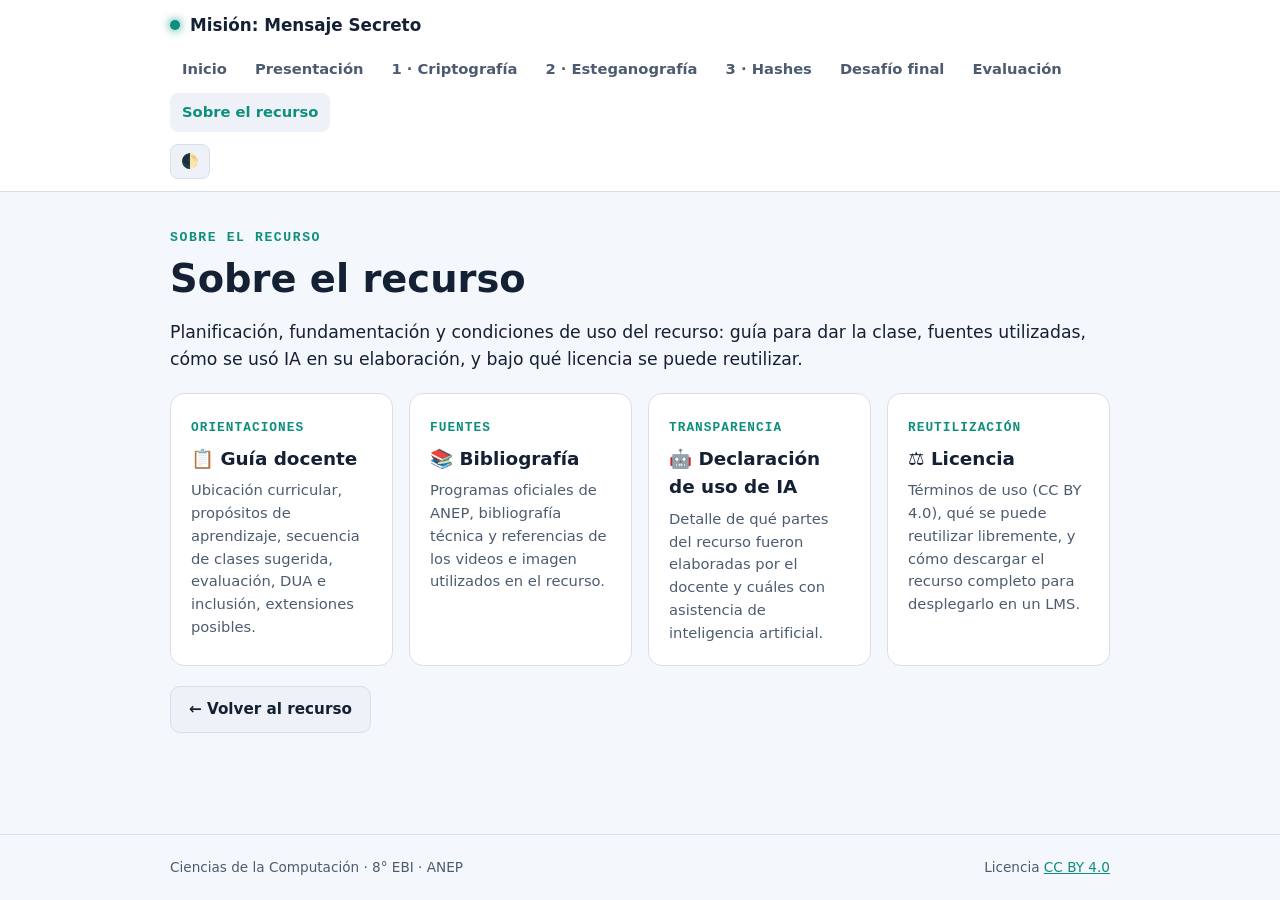
<file: recursos-docentes.html>
<!DOCTYPE html>
<html lang="es">
<head>
<meta charset="UTF-8">
<meta name="viewport" content="width=device-width, initial-scale=1.0">
<title>Sobre el recurso — Misión: Mensaje Secreto</title>
<link rel="stylesheet" href="assets/style.css">
</head>
<body>

<header class="site">
  <div class="nav-row">
    <a class="brand" href="index.html"><span class="dot"></span>Misión: Mensaje Secreto</a>
    <nav class="links">
      <a href="index.html">Inicio</a>
      <a href="presentacion.html">Presentación</a>
      <a href="actividades/criptografia.html">1 · Criptografía</a>
      <a href="actividades/esteganografia.html">2 · Esteganografía</a>
      <a href="actividades/hashes.html">3 · Hashes</a>
      <a href="actividades/desafio-final.html">Desafío final</a>
      <a href="evaluacion.html">Evaluación</a>
      <a href="recursos-docentes.html" class="active">Sobre el recurso</a>
    </nav>
    <button class="theme-toggle" onclick="toggleTheme()" aria-label="Cambiar tema">🌓</button>
  </div>
</header>

<main>
  <div class="container">
    <p class="eyebrow">Sobre el recurso</p>
    <h1>Sobre el recurso</h1>
    <p class="lead">
      Planificación, fundamentación y condiciones de uso del recurso: guía para dar la clase,
      fuentes utilizadas, cómo se usó IA en su elaboración, y bajo qué licencia se puede reutilizar.
    </p>

    <div class="grid">
      <a class="stage-card" href="guia-docente.html">
        <span class="stage-num">ORIENTACIONES</span>
        <h3>📋 Guía docente</h3>
        <p>Ubicación curricular, propósitos de aprendizaje, secuencia de clases sugerida, evaluación,
        DUA e inclusión, extensiones posibles.</p>
      </a>
      <a class="stage-card" href="bibliografia.html">
        <span class="stage-num">FUENTES</span>
        <h3>📚 Bibliografía</h3>
        <p>Programas oficiales de ANEP, bibliografía técnica y referencias de los videos e imagen
        utilizados en el recurso.</p>
      </a>
      <a class="stage-card" href="declaracion-ia.html">
        <span class="stage-num">TRANSPARENCIA</span>
        <h3>🤖 Declaración de uso de IA</h3>
        <p>Detalle de qué partes del recurso fueron elaboradas por el docente y cuáles con asistencia
        de inteligencia artificial.</p>
      </a>
      <a class="stage-card" href="licencia.html">
        <span class="stage-num">REUTILIZACIÓN</span>
        <h3>⚖️ Licencia</h3>
        <p>Términos de uso (CC BY 4.0), qué se puede reutilizar libremente, y cómo descargar el recurso
        completo para desplegarlo en un LMS.</p>
      </a>
    </div>

    <div class="btn-row">
      <a class="btn secondary" href="index.html">← Volver al recurso</a>
    </div>
  </div>
</main>

<footer class="site">
  <div class="container">
    <span>Ciencias de la Computación · 8° EBI · ANEP</span>
    <span>Licencia <a href="licencia.html">CC BY 4.0</a></span>
  </div>
</footer>

<script>
(function(){
  const stored = localStorage.getItem('theme');
  if (stored) document.documentElement.setAttribute('data-theme', stored);
})();
function toggleTheme(){
  const root = document.documentElement;
  const current = root.getAttribute('data-theme') || (window.matchMedia('(prefers-color-scheme: light)').matches ? 'light' : 'dark');
  const next = current === 'dark' ? 'light' : 'dark';
  root.setAttribute('data-theme', next);
  localStorage.setItem('theme', next);
}
</script>
</body>
</html>
</file>
<file: assets/style.css>
/* Misión: Mensaje Secreto — Recurso ANEP 8° EBI
   Hoja de estilos compartida */

:root {
  --bg: #0f1620;
  --bg-elev: #16202e;
  --bg-elev-2: #1c2a3c;
  --text: #e8edf4;
  --text-dim: #a9b6c6;
  --accent: #35d0ba;
  --accent-dim: #1f8f7f;
  --accent-2: #f0b429;
  --danger: #ef5f6b;
  --ok: #4fd67a;
  --border: #2a3849;
  --mono: "Courier New", ui-monospace, Consolas, monospace;
  --sans: "Segoe UI", system-ui, -apple-system, sans-serif;
  --radius: 14px;
  --shadow: 0 8px 24px rgba(0,0,0,.35);
}

:root[data-theme="light"] {
  --bg: #f4f7fb;
  --bg-elev: #ffffff;
  --bg-elev-2: #eef2f8;
  --text: #142033;
  --text-dim: #4c5c70;
  --accent: #0e8f7d;
  --accent-dim: #0b6c5e;
  --accent-2: #b3760a;
  --danger: #c62839;
  --ok: #1f8a4c;
  --border: #d7e0ea;
  --shadow: 0 8px 24px rgba(20,32,51,.10);
}

@media (prefers-color-scheme: light) {
  :root:not([data-theme="dark"]) {
    --bg: #f4f7fb;
    --bg-elev: #ffffff;
    --bg-elev-2: #eef2f8;
    --text: #142033;
    --text-dim: #4c5c70;
    --accent: #0e8f7d;
    --accent-dim: #0b6c5e;
    --accent-2: #b3760a;
    --danger: #c62839;
    --ok: #1f8a4c;
    --border: #d7e0ea;
    --shadow: 0 8px 24px rgba(20,32,51,.10);
  }
}

* { box-sizing: border-box; }

html, body {
  margin: 0;
  padding: 0;
  background: var(--bg);
  color: var(--text);
  font-family: var(--sans);
  line-height: 1.55;
  scroll-behavior: smooth;
}

body {
  min-height: 100vh;
  display: flex;
  flex-direction: column;
}

a { color: var(--accent); }
a:hover { color: var(--accent-2); }

.container {
  width: 100%;
  max-width: 980px;
  margin: 0 auto;
  padding: 0 20px;
}

/* ---------- Header / nav ---------- */
header.site {
  border-bottom: 1px solid var(--border);
  background: var(--bg-elev);
  position: sticky;
  top: 0;
  z-index: 20;
}

.nav-row {
  display: flex;
  align-items: center;
  justify-content: space-between;
  gap: 12px;
  padding: 12px 20px;
  max-width: 980px;
  margin: 0 auto;
  flex-wrap: wrap;
}

.brand {
  display: flex;
  align-items: center;
  gap: 10px;
  font-weight: 700;
  text-decoration: none;
  color: var(--text);
  font-size: 1.05rem;
  white-space: nowrap;
}

.brand .dot {
  width: 10px; height: 10px;
  border-radius: 50%;
  background: var(--accent);
  box-shadow: 0 0 10px var(--accent);
  flex: none;
}

nav.links {
  display: flex;
  gap: 4px;
  flex-wrap: wrap;
}

nav.links a {
  text-decoration: none;
  color: var(--text-dim);
  padding: 8px 12px;
  border-radius: 8px;
  font-size: .92rem;
  font-weight: 600;
  white-space: nowrap;
}

nav.links a:hover { background: var(--bg-elev-2); color: var(--text); }
nav.links a.active { color: var(--accent); background: var(--bg-elev-2); }

.theme-toggle {
  border: 1px solid var(--border);
  background: var(--bg-elev-2);
  color: var(--text);
  border-radius: 8px;
  padding: 8px 10px;
  cursor: pointer;
  font-size: .9rem;
  flex: none;
}

/* ---------- Main content ---------- */
main {
  flex: 1;
  padding: 36px 0 60px;
}

.eyebrow {
  color: var(--accent);
  font-family: var(--mono);
  font-size: .82rem;
  letter-spacing: .12em;
  text-transform: uppercase;
  font-weight: 700;
  margin: 0 0 8px;
}

h1 { font-size: clamp(1.7rem, 4vw, 2.4rem); margin: 0 0 14px; line-height: 1.2; }
h2 { font-size: clamp(1.3rem, 3vw, 1.6rem); margin: 36px 0 12px; }
h3 { font-size: 1.15rem; margin: 22px 0 8px; }
p { color: var(--text-dim); }
p.lead { color: var(--text); font-size: 1.08rem; }

.card {
  background: var(--bg-elev);
  border: 1px solid var(--border);
  border-radius: var(--radius);
  padding: 22px;
  box-shadow: var(--shadow);
  margin-bottom: 18px;
}

.card h3 { margin-top: 0; color: var(--text); }

.grid {
  display: grid;
  grid-template-columns: repeat(auto-fit, minmax(220px, 1fr));
  gap: 16px;
  margin: 20px 0;
}

.stage-card {
  display: block;
  text-decoration: none;
  background: var(--bg-elev);
  border: 1px solid var(--border);
  border-radius: var(--radius);
  padding: 20px;
  color: var(--text);
  transition: transform .15s ease, border-color .15s ease;
}

.stage-card:hover { transform: translateY(-3px); border-color: var(--accent); }

.stage-num {
  font-family: var(--mono);
  color: var(--accent);
  font-size: .8rem;
  font-weight: 700;
  letter-spacing: .08em;
}

.stage-card h3 { margin: 6px 0 6px; }
.stage-card p { margin: 0; font-size: .92rem; }

.badge {
  display: inline-block;
  font-family: var(--mono);
  font-size: .72rem;
  font-weight: 700;
  padding: 3px 9px;
  border-radius: 999px;
  background: var(--bg-elev-2);
  color: var(--accent);
  border: 1px solid var(--border);
  margin: 2px 6px 2px 0;
}

blockquote.question {
  margin: 18px 0;
  padding: 16px 20px;
  border-left: 4px solid var(--accent);
  background: var(--bg-elev-2);
  border-radius: 0 10px 10px 0;
  font-size: 1.08rem;
  font-style: italic;
  color: var(--text);
}

/* ---------- Buttons & inputs ---------- */
.btn {
  display: inline-flex;
  align-items: center;
  gap: 8px;
  border: none;
  background: var(--accent);
  color: #04231e;
  font-weight: 700;
  padding: 11px 18px;
  border-radius: 10px;
  cursor: pointer;
  font-size: .95rem;
  text-decoration: none;
}

.btn:hover { background: var(--accent-2); color: #241a02; }
.btn.secondary { background: var(--bg-elev-2); color: var(--text); border: 1px solid var(--border); }
.btn.secondary:hover { background: var(--bg-elev); color: var(--accent); }
.btn:disabled { opacity: .5; cursor: not-allowed; }

.btn-row { display: flex; gap: 10px; flex-wrap: wrap; margin: 14px 0; }

textarea, input[type="text"], input[type="number"], select {
  width: 100%;
  background: var(--bg-elev-2);
  border: 1px solid var(--border);
  color: var(--text);
  border-radius: 10px;
  padding: 11px 13px;
  font-family: var(--mono);
  font-size: .95rem;
}

label { font-weight: 700; font-size: .88rem; color: var(--text-dim); display: block; margin: 14px 0 6px; }

input[type="range"] { accent-color: var(--accent); width: 100%; }

.field { margin-bottom: 8px; }

.output-box {
  background: var(--bg-elev-2);
  border: 1px dashed var(--border);
  border-radius: 10px;
  padding: 14px;
  font-family: var(--mono);
  word-break: break-all;
  white-space: pre-wrap;
  min-height: 24px;
  color: var(--accent);
}

.hint {
  font-size: .85rem;
  color: var(--text-dim);
  margin-top: 6px;
}

/* ---------- Tool layout ---------- */
.tool {
  background: var(--bg-elev);
  border: 1px solid var(--border);
  border-radius: var(--radius);
  padding: 24px;
  margin: 22px 0;
}

.tool h3 { margin-top: 0; }

.tabs { display: flex; gap: 8px; margin-bottom: 16px; flex-wrap: wrap; }
.tab-btn {
  background: var(--bg-elev-2);
  border: 1px solid var(--border);
  color: var(--text-dim);
  padding: 9px 16px;
  border-radius: 999px;
  cursor: pointer;
  font-weight: 700;
  font-size: .88rem;
}
.tab-btn.active { background: var(--accent); color: #04231e; border-color: var(--accent); }
.tab-panel { display: none; }
.tab-panel.active { display: block; }

canvas { max-width: 100%; border-radius: 10px; border: 1px solid var(--border); background: #000; }

.compare {
  display: grid;
  grid-template-columns: 1fr 1fr;
  gap: 14px;
}
@media (max-width: 640px) { .compare { grid-template-columns: 1fr; } }

.status-ok { color: var(--ok); font-weight: 700; }
.status-bad { color: var(--danger); font-weight: 700; }

/* ---------- Quiz ---------- */
.quiz-q {
  background: var(--bg-elev-2);
  border-radius: 12px;
  padding: 16px 18px;
  margin-bottom: 14px;
  border: 1px solid var(--border);
}
.quiz-q p.q-text { color: var(--text); font-weight: 700; margin: 0 0 10px; }
.quiz-opt {
  display: block;
  width: 100%;
  text-align: left;
  background: var(--bg-elev);
  border: 1px solid var(--border);
  color: var(--text);
  padding: 10px 14px;
  border-radius: 8px;
  margin-bottom: 8px;
  cursor: pointer;
  font-size: .93rem;
}
.quiz-opt:hover { border-color: var(--accent); }
.quiz-opt.correct { background: rgba(79,214,122,.15); border-color: var(--ok); }
.quiz-opt.incorrect { background: rgba(239,95,107,.15); border-color: var(--danger); }
.quiz-score {
  font-family: var(--mono);
  font-size: 1.1rem;
  font-weight: 700;
  color: var(--accent);
}

/* ---------- Rubric table ---------- */
table.rubric {
  width: 100%;
  border-collapse: collapse;
  margin: 18px 0;
  font-size: .88rem;
}
table.rubric th, table.rubric td {
  border: 1px solid var(--border);
  padding: 10px 12px;
  text-align: left;
  vertical-align: top;
}
table.rubric th { background: var(--bg-elev-2); color: var(--accent); }
table.rubric td { color: var(--text-dim); }

/* ---------- Slides (presentacion.html) ---------- */
.deck { position: relative; }
.slide {
  display: none;
  min-height: 62vh;
  padding: 40px 10px;
  animation: fade .25s ease;
}
.slide.active { display: flex; flex-direction: column; justify-content: center; }
@keyframes fade { from { opacity: 0; } to { opacity: 1; } }

.slide h1, .slide h2 { text-align: left; }
.slide ul { color: var(--text-dim); font-size: 1.05rem; }
.slide li { margin-bottom: 8px; }

.slide-flex {
  display: flex;
  gap: 36px;
  align-items: center;
  flex-wrap: wrap;
}
.slide-flex .slide-text { flex: 1 1 320px; }
.slide-flex .slide-media { flex: 1 1 220px; max-width: 280px; margin: 0 auto; }
.diagram { width: 100%; height: auto; color: var(--accent); }
.diagram .accent2 { color: var(--accent-2); }
.diagram-caption {
  text-align: center;
  font-size: .8rem;
  color: var(--text-dim);
  margin-top: 8px;
  font-family: var(--mono);
}

.slide-photo {
  width: 100%;
  border-radius: 12px;
  border: 1px solid var(--border);
  display: block;
}
.photo-credit {
  text-align: center;
  font-size: .72rem;
  color: var(--text-dim);
  margin-top: 6px;
}
.photo-credit a { color: var(--text-dim); }

.video-slot {
  border: 2px dashed var(--border);
  border-radius: 12px;
  padding: 22px 18px;
  text-align: center;
  color: var(--text-dim);
  background: var(--bg-elev-2);
  margin-top: 18px;
}
.video-slot .video-icon { font-size: 1.8rem; display: block; margin-bottom: 8px; }

.video-embed {
  position: relative;
  width: 100%;
  max-width: 560px;
  aspect-ratio: 16 / 9;
  margin: 18px auto 0;
  border-radius: 12px;
  overflow: hidden;
  border: 1px solid var(--border);
}
.video-embed iframe {
  position: absolute;
  top: 0; left: 0;
  width: 100%;
  height: 100%;
  border: 0;
}
.video-slot strong { color: var(--text); display: block; margin-bottom: 4px; }
.video-slot p { margin: 4px 0 0; font-size: .82rem; }

.deck-controls {
  position: sticky;
  bottom: 0;
  display: flex;
  align-items: center;
  justify-content: space-between;
  background: var(--bg-elev);
  border-top: 1px solid var(--border);
  padding: 14px 20px;
  border-radius: var(--radius) var(--radius) 0 0;
  box-shadow: var(--shadow);
}
.deck-progress { font-family: var(--mono); color: var(--text-dim); font-size: .85rem; }

/* ---------- Footer ---------- */
footer.site {
  border-top: 1px solid var(--border);
  padding: 22px 0;
  color: var(--text-dim);
  font-size: .85rem;
}
footer.site .container { display: flex; justify-content: space-between; gap: 12px; flex-wrap: wrap; }

.callout {
  border: 1px solid var(--accent-dim);
  background: rgba(53,208,186,.08);
  border-radius: 12px;
  padding: 16px 18px;
  margin: 18px 0;
}
.callout.warn { border-color: var(--accent-2); background: rgba(240,180,41,.08); }
.callout strong { color: var(--accent); }
.callout.warn strong { color: var(--accent-2); }

.small { font-size: .85rem; color: var(--text-dim); }
hr.sep { border: none; border-top: 1px solid var(--border); margin: 32px 0; }
</file>
